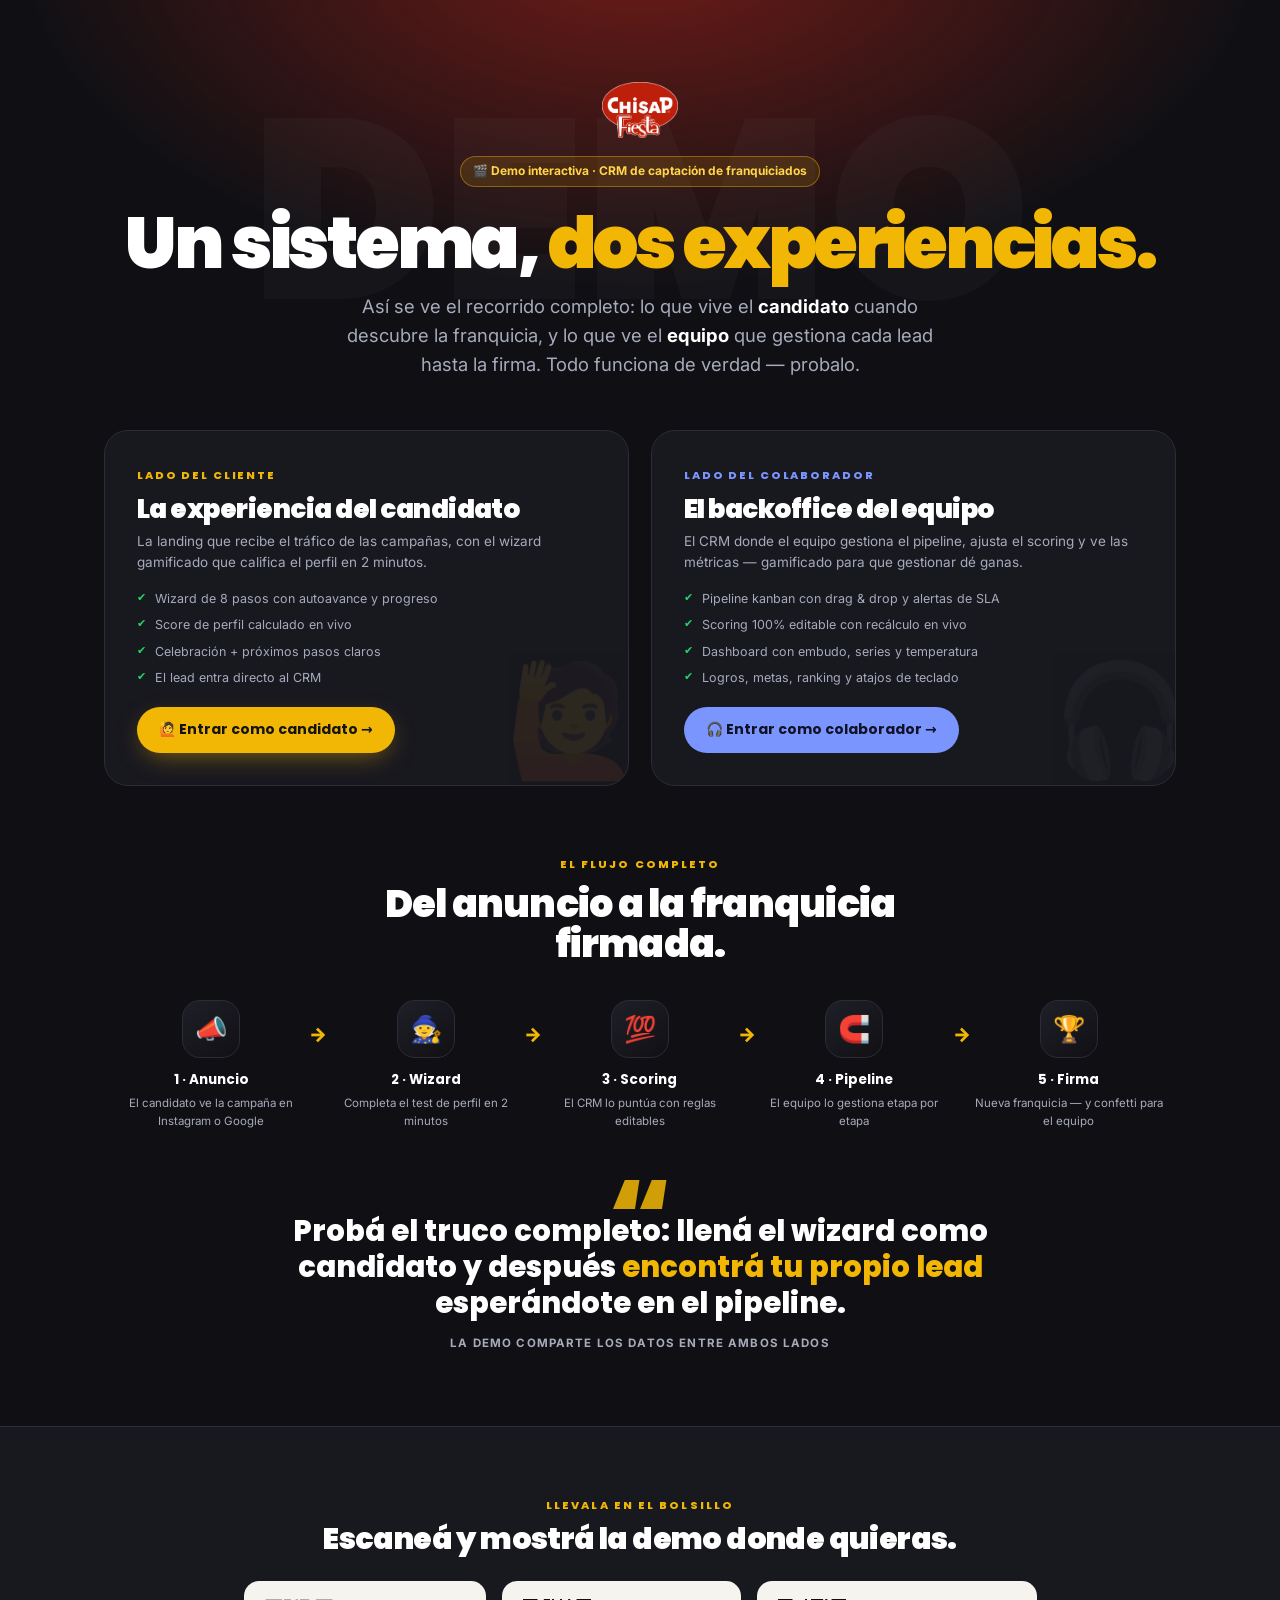
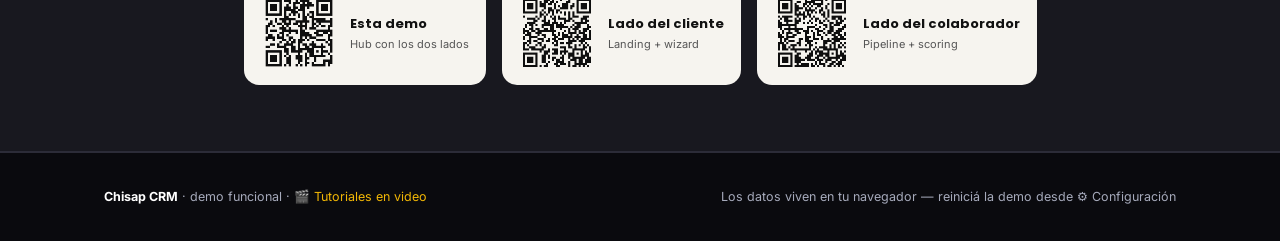
<file: index.html>
<!doctype html>
<html lang="es">
<head>
<meta charset="utf-8">
<meta name="viewport" content="width=device-width,initial-scale=1">
<title>Chisap CRM · Demo interactiva — Elegí tu lado</title>
<meta name="description" content="Demo del CRM de captación de franquiciados de Chisap Fiesta: landing con wizard gamificado + backoffice con pipeline, scoring editable y métricas.">
<link rel="icon" href="assets/logo.png">
<link rel="stylesheet" href="assets/brand.css">
<style>
.w{max-width:1120px;margin:0 auto;padding:0 24px}
.hero{position:relative;overflow:hidden;padding:82px 0 60px;text-align:center;
  background:radial-gradient(1000px 560px at 50% -14%,rgba(209,40,27,.5),transparent 62%),var(--fondo)}
.hero .wm{position:absolute;font-family:var(--disp);font-weight:900;color:rgba(255,255,255,.028);
  font-size:clamp(110px,20vw,290px);top:48%;left:50%;transform:translate(-50%,-50%);white-space:nowrap;pointer-events:none}
.hero h1{font-size:clamp(36px,6.6vw,72px);font-weight:900;margin:18px 0 12px;letter-spacing:-.045em;position:relative;z-index:2}
.hero h1 em{font-style:normal;color:var(--oro)}
.hero p{position:relative;z-index:2;color:var(--tinta3);font-size:clamp(15px,2vw,18.5px);max-width:620px;margin:0 auto}
.lados{display:grid;grid-template-columns:1fr 1fr;gap:22px;margin-top:-8px;position:relative;z-index:5}
@media(max-width:820px){.lados{grid-template-columns:1fr}}
.lado{background:var(--sup);border:1px solid var(--linea);border-radius:24px;padding:32px;text-align:left;
  position:relative;overflow:hidden;transition:var(--t);display:block}
.lado:hover{transform:translateY(-5px);border-color:rgba(242,183,5,.5);box-shadow:var(--sombra)}
.lado .rol{font-family:var(--disp);font-weight:800;font-size:11px;letter-spacing:.17em;text-transform:uppercase}
.lado h2{font-size:26px;font-weight:900;margin:10px 0 8px}
.lado p{font-size:13.5px;color:var(--tinta3);margin-bottom:16px}
.lado .em-big{position:absolute;right:-14px;bottom:-18px;font-size:110px;opacity:.09;pointer-events:none}
.lado ul{list-style:none;display:grid;gap:7px;margin-bottom:20px}
.lado li{display:flex;gap:9px;font-size:12.5px;color:var(--tinta3)}
.lado li:before{content:'✔';color:var(--verde);font-size:11px}
.sec{padding:66px 0}
.flujo{display:grid;grid-template-columns:repeat(5,1fr);gap:0;position:relative;margin-top:10px}
@media(max-width:860px){.flujo{grid-template-columns:1fr;gap:14px}}
.fl-paso{text-align:center;padding:0 10px;position:relative}
.fl-paso .ico{width:58px;height:58px;border-radius:18px;margin:0 auto 12px;display:grid;place-items:center;
  font-size:26px;background:linear-gradient(140deg,var(--sup2),var(--fondo));border:1px solid var(--linea)}
.fl-paso b{font-family:var(--disp);font-size:13.5px;display:block;margin-bottom:4px}
.fl-paso p{font-size:11.5px;color:var(--tinta3)}
.fl-paso:not(:last-child):after{content:'→';position:absolute;right:-9px;top:20px;color:var(--oro);
  font-size:19px;font-weight:900}
@media(max-width:860px){.fl-paso:not(:last-child):after{content:'↓';right:auto;left:50%;top:auto;bottom:-15px}}
.cita{position:relative;padding:38px 24px 8px;text-align:center;max-width:760px;margin:0 auto}
.cita:before{content:'\201C';position:absolute;top:-10px;left:50%;transform:translateX(-50%);
  font-family:var(--disp);font-weight:900;font-size:100px;color:var(--oro);line-height:1;opacity:.85}
.cita p{font-family:var(--disp);font-weight:800;font-size:clamp(19px,3vw,29px);line-height:1.25}
.cita small{display:block;margin-top:13px;color:var(--tinta3);font-size:11.5px;letter-spacing:.1em;text-transform:uppercase;font-weight:700}
.qr-strip{display:flex;gap:16px;justify-content:center;flex-wrap:wrap}
.qr-card{display:flex;gap:13px;align-items:center;background:#F6F4EF;color:#111;border-radius:15px;padding:14px 17px}
.qr-card img{width:76px;height:76px;border-radius:8px}
.qr-card b{font-family:var(--disp);font-size:13px;display:block}
.qr-card p{font-size:11px;color:#555;margin-top:2px}
.pie{background:#0A0A0E;border-top:1px solid var(--linea);padding:34px 0;color:var(--tinta3);font-size:12.5px}
</style>
</head>
<body>

<header class="hero">
  <div class="wm">DEMO</div>
  <div class="w">
    <img src="assets/logo.png" alt="Chisap Fiesta" style="height:56px;margin:0 auto 18px;position:relative;z-index:2">
    <span class="pill oro" style="position:relative;z-index:2">🎬 Demo interactiva · CRM de captación de franquiciados</span>
    <h1>Un sistema, <em>dos experiencias.</em></h1>
    <p>Así se ve el recorrido completo: lo que vive el <b style="color:var(--tinta)">candidato</b> cuando descubre la franquicia, y lo que ve el <b style="color:var(--tinta)">equipo</b> que gestiona cada lead hasta la firma. Todo funciona de verdad — probalo.</p>
  </div>
</header>

<section class="w">
  <div class="lados">
    <a class="lado" href="landing.html">
      <span class="em-big">🙋</span>
      <span class="rol" style="color:var(--oro)">Lado del cliente</span>
      <h2>La experiencia del candidato</h2>
      <p>La landing que recibe el tráfico de las campañas, con el wizard gamificado que califica el perfil en 2 minutos.</p>
      <ul>
        <li>Wizard de 8 pasos con autoavance y progreso</li>
        <li>Score de perfil calculado en vivo</li>
        <li>Celebración + próximos pasos claros</li>
        <li>El lead entra directo al CRM</li>
      </ul>
      <span class="btn btn-oro">🙋 Entrar como candidato →</span>
    </a>
    <a class="lado" href="app.html">
      <span class="em-big">🎧</span>
      <span class="rol" style="color:var(--azul)">Lado del colaborador</span>
      <h2>El backoffice del equipo</h2>
      <p>El CRM donde el equipo gestiona el pipeline, ajusta el scoring y ve las métricas — gamificado para que gestionar dé ganas.</p>
      <ul>
        <li>Pipeline kanban con drag & drop y alertas de SLA</li>
        <li>Scoring 100% editable con recálculo en vivo</li>
        <li>Dashboard con embudo, series y temperatura</li>
        <li>Logros, metas, ranking y atajos de teclado</li>
      </ul>
      <span class="btn" style="background:var(--azul);color:#101228">🎧 Entrar como colaborador →</span>
    </a>
  </div>
</section>

<section class="sec">
  <div class="w">
    <div style="text-align:center;max-width:640px;margin:0 auto 36px">
      <span class="ojo">El flujo completo</span>
      <h2 style="font-size:clamp(24px,4vw,38px);font-weight:900;margin-top:10px">Del anuncio a la franquicia firmada.</h2>
    </div>
    <div class="flujo">
      <div class="fl-paso"><div class="ico">📣</div><b>1 · Anuncio</b><p>El candidato ve la campaña en Instagram o Google</p></div>
      <div class="fl-paso"><div class="ico">🧙</div><b>2 · Wizard</b><p>Completa el test de perfil en 2 minutos</p></div>
      <div class="fl-paso"><div class="ico">💯</div><b>3 · Scoring</b><p>El CRM lo puntúa con reglas editables</p></div>
      <div class="fl-paso"><div class="ico">🧲</div><b>4 · Pipeline</b><p>El equipo lo gestiona etapa por etapa</p></div>
      <div class="fl-paso"><div class="ico">🏆</div><b>5 · Firma</b><p>Nueva franquicia — y confetti para el equipo</p></div>
    </div>
    <div class="cita" style="margin-top:44px">
      <p>Probá el truco completo: llená el wizard como candidato y después <span style="color:var(--oro)">encontrá tu propio lead</span> esperándote en el pipeline.</p>
      <small>La demo comparte los datos entre ambos lados</small>
    </div>
  </div>
</section>

<section class="sec" style="background:var(--sup);border-top:1px solid var(--linea);border-bottom:1px solid var(--linea)">
  <div class="w">
    <div style="text-align:center;margin-bottom:26px">
      <span class="ojo">Llevala en el bolsillo</span>
      <h2 style="font-size:clamp(20px,3.2vw,30px);font-weight:900;margin-top:8px">Escaneá y mostrá la demo donde quieras.</h2>
    </div>
    <div class="qr-strip">
      <div class="qr-card"><img src="assets/qr-demo.png" alt="QR de la demo"><div><b>Esta demo</b><p>Hub con los dos lados</p></div></div>
      <div class="qr-card"><img src="assets/qr-landing.png" alt="QR de la landing"><div><b>Lado del cliente</b><p>Landing + wizard</p></div></div>
      <div class="qr-card"><img src="assets/qr-app.png" alt="QR del backoffice"><div><b>Lado del colaborador</b><p>Pipeline + scoring</p></div></div>
    </div>
  </div>
</section>

<footer class="pie">
  <div class="w" style="display:flex;justify-content:space-between;gap:14px;flex-wrap:wrap;align-items:center">
    <span><b style="color:#fff">Chisap CRM</b> · demo funcional · <a href="tutoriales.html" style="color:var(--oro)">🎬 Tutoriales en video</a></span>
    <span>Los datos viven en tu navegador — reiniciá la demo desde ⚙️ Configuración</span>
  </div>
</footer>

</body>
</html>
</file>
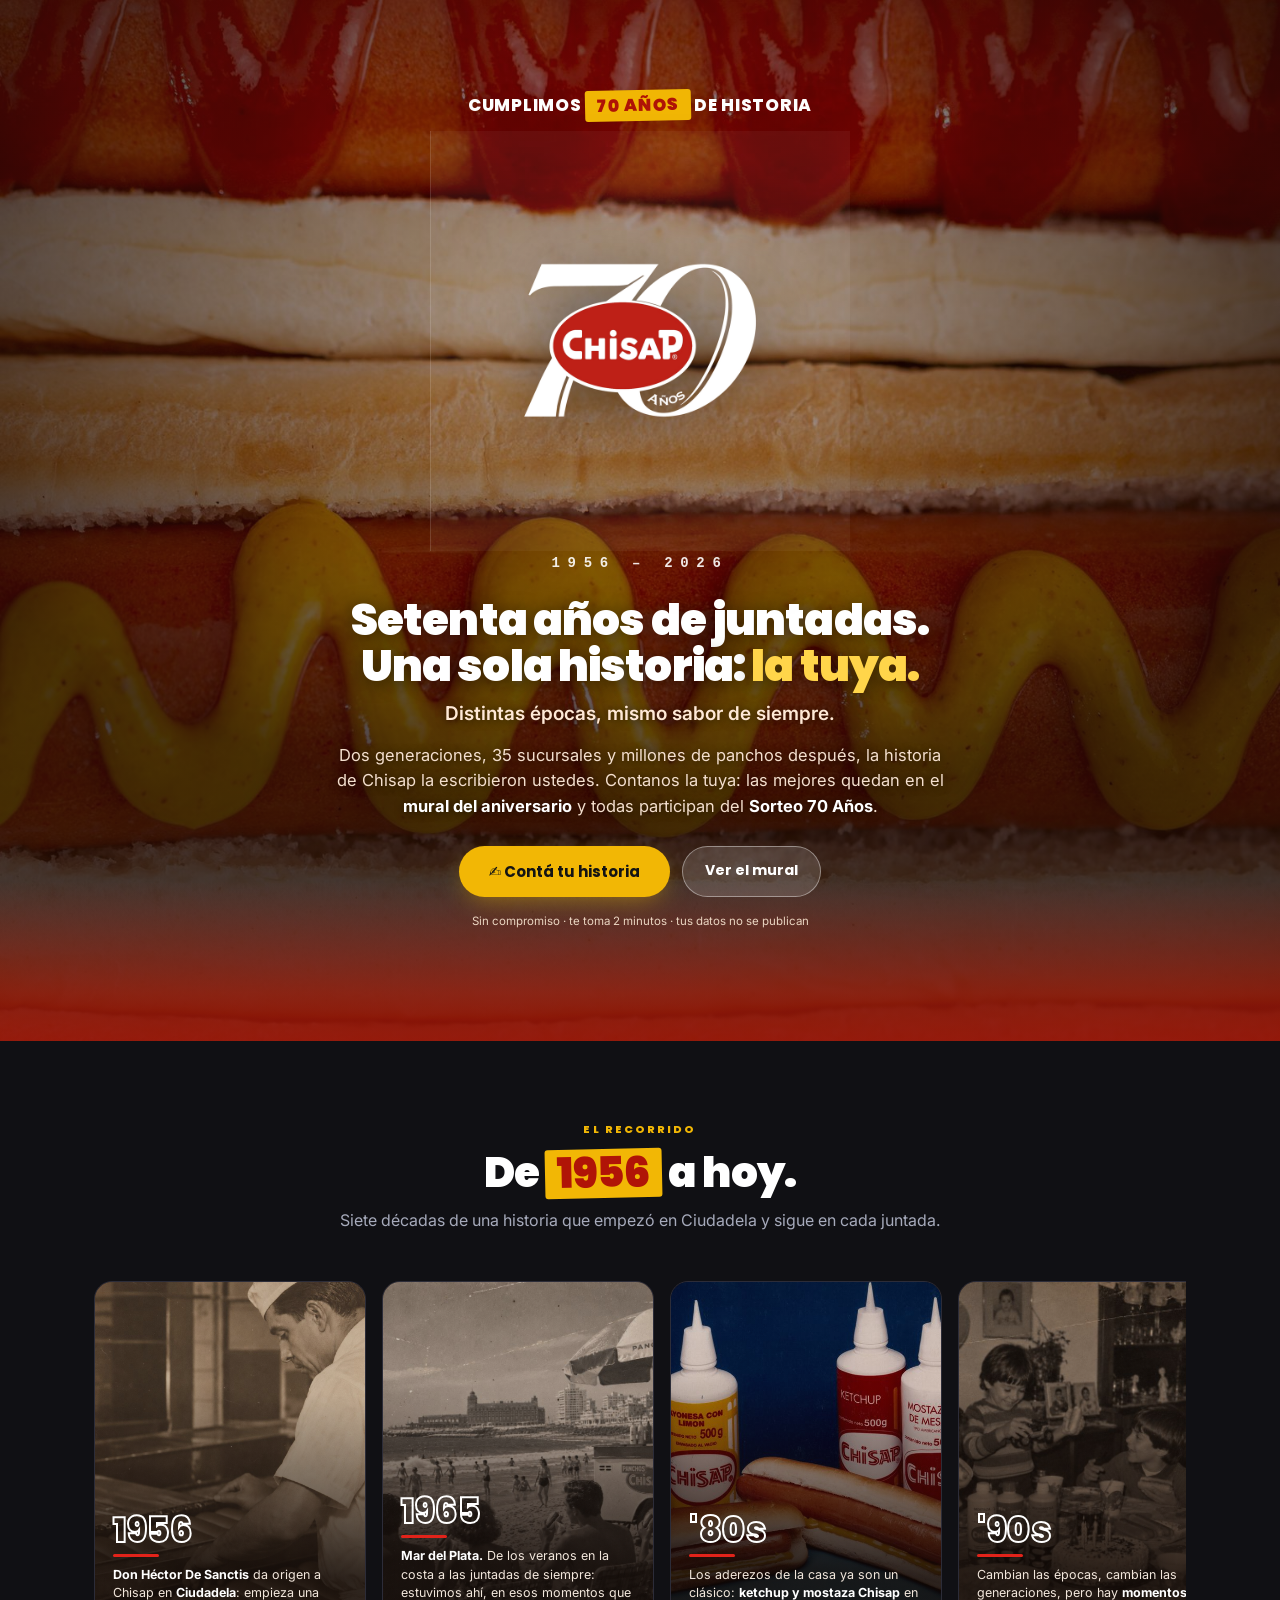
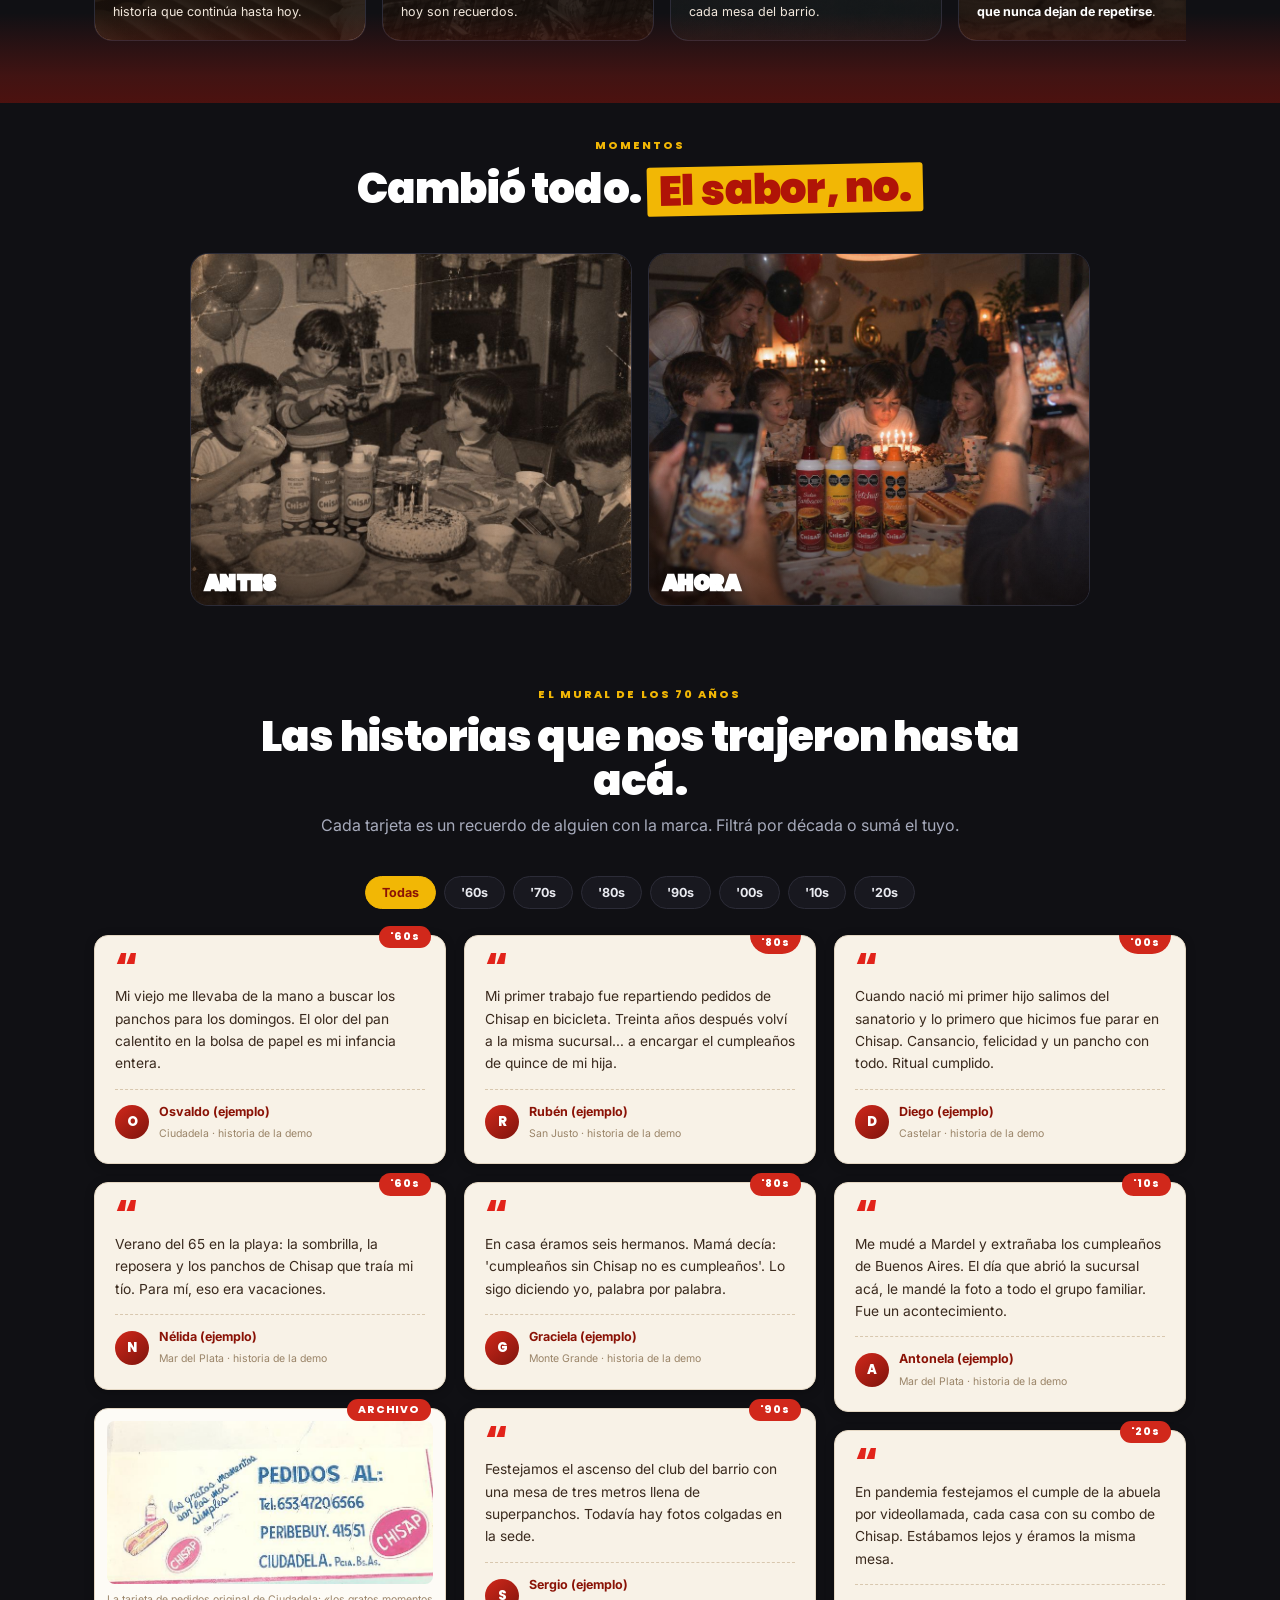
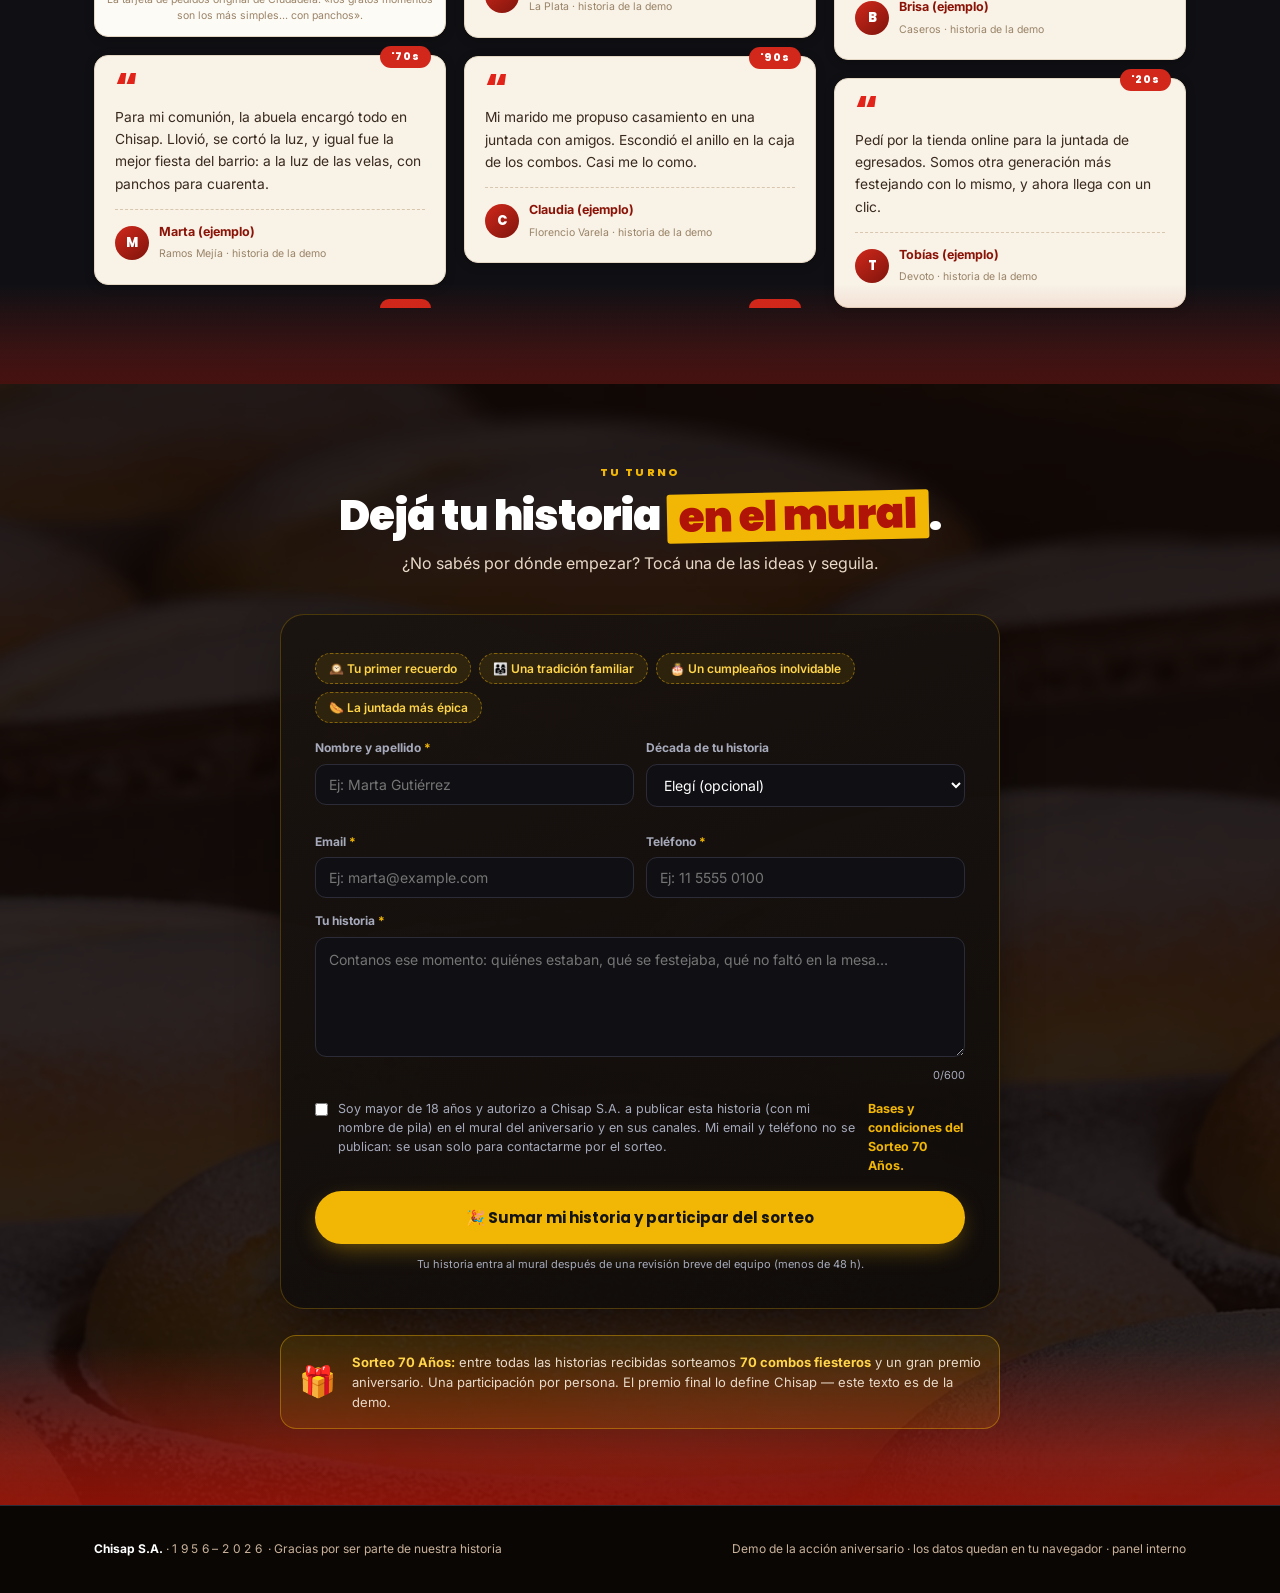
<file: 70/index.html>
<!doctype html>
<html lang="es">
<head>
<meta charset="utf-8">
<meta name="viewport" content="width=device-width,initial-scale=1">
<title>Chisap · 70 años — Contá tu historia</title>
<meta name="description" content="Chisap cumple 70 años (1956–2026). Distintas épocas, mismo sabor de siempre. Dejá tu historia con la marca, sumala al mural del aniversario y participá del Sorteo 70 Años.">
<link rel="icon" href="../assets/logo.png">
<link rel="stylesheet" href="../assets/brand.css">
<style>
/* ══════ 70 AÑOS · sistema visual de la campaña (gráficas RRSS 70s) ══════
   · fotos cálidas full-bleed con velo + DEGRADÉ ROJO al pie
   · años/palabras clave en tipografía CONTORNO con regla roja corta
   · RESALTADOR amarillo con texto rojo (marcador)
   · lockup 70 blanco con el óvalo del logo dentro del cero
   · 1956 – 2026 espaciado                                              */
.w{max-width:1140px;margin:0 auto;padding:0 24px}

/* resaltador de la campaña */
.marca{display:inline-block;background:var(--oro);color:#B01407;font-weight:900;
  padding:2px 12px 3px;transform:rotate(-1.2deg);border-radius:3px;white-space:nowrap}
/* tipografía contorno */
.outline{font-family:var(--disp);font-weight:900;color:transparent;
  -webkit-text-stroke:2.5px #fff;letter-spacing:.02em;line-height:1}
.outline.roja{-webkit-text-stroke-color:var(--rojo-vivo)}
.regla-roja{width:74px;height:4px;background:var(--rojo-vivo);border-radius:2px;margin:12px 0 16px}
.fechas{font-family:var(--mono,monospace);font-weight:600;font-size:14px;letter-spacing:.55em;color:#fff;opacity:.9}

/* degradé rojo de pie de sección (sello de la campaña) */
.fade-rojo{position:absolute;left:0;right:0;bottom:0;height:160px;pointer-events:none;
  background:linear-gradient(180deg,transparent,rgba(195,28,15,.55) 70%,rgba(176,20,7,.75))}

/* ── hero ── */
.hero{position:relative;overflow:hidden;padding:90px 0 110px;text-align:center;color:#fff;
  background:#1a0d08 url('img/hero-panchos.jpg') center 35%/cover no-repeat}
.hero:before{content:'';position:absolute;inset:0;background:radial-gradient(900px 600px at 50% 30%,rgba(20,8,4,.25),rgba(20,8,4,.78) 85%)}
.hero>.w{position:relative;z-index:2}
.logo70{width:clamp(250px,46vw,420px);margin:10px auto 2px;display:block;filter:drop-shadow(0 8px 34px rgba(0,0,0,.55))}
.hero h1{font-size:clamp(25px,4.4vw,44px);font-weight:900;margin:22px 0 10px;letter-spacing:-.02em;text-shadow:0 2px 18px rgba(0,0,0,.5)}
.hero .tag{font-size:clamp(15px,2.2vw,19px);font-weight:600;color:#FFE9D6;text-shadow:0 1px 10px rgba(0,0,0,.6)}
.hero .sub{color:#F4DFCE;font-size:clamp(14px,1.9vw,16.5px);max-width:620px;margin:14px auto 0;text-shadow:0 1px 8px rgba(0,0,0,.6)}
.hero .sub b{color:#fff}
.kicker{font-family:var(--disp);font-weight:800;font-size:clamp(13px,2vw,17px);letter-spacing:.04em;text-transform:uppercase}

/* ── secciones ── */
.sec{padding:76px 0;position:relative}
.sec-t{max-width:780px;margin:0 auto 38px;text-align:center}
.sec-t h2{font-size:clamp(26px,4.4vw,42px);font-weight:900;margin:10px 0}
.sec-t p{color:var(--tinta3);font-size:16px}

/* ── décadas: placas fotográficas de archivo ── */
.decadas{display:flex;gap:16px;overflow-x:auto;padding:10px 4px 22px;scrollbar-width:thin;scroll-snap-type:x proximity}
.dec{flex:0 0 272px;scroll-snap-align:start;position:relative;border-radius:18px;overflow:hidden;
  border:1px solid var(--linea);min-height:360px;display:flex;align-items:flex-end;transition:var(--t);background:#201510}
.dec:hover{transform:translateY(-4px)}
.dec .ph{position:absolute;inset:0;background-size:cover;background-position:center}
.dec:after{content:'';position:absolute;inset:0;background:linear-gradient(185deg,rgba(15,8,5,.18) 30%,rgba(15,8,5,.86) 78%)}
.dec .tx{position:relative;z-index:2;padding:18px}
.dec .anio{font-size:34px;display:block;-webkit-text-stroke-width:2px}
.dec .rr{width:46px;height:3px;background:var(--rojo-vivo);border-radius:2px;margin:7px 0 9px}
.dec p{font-size:12.5px;color:#F2E7DC;line-height:1.5}
.dec p b{color:#fff}

/* ── mural: papel de recuerdos ── */
.filtros-mural{display:flex;gap:8px;flex-wrap:wrap;justify-content:center;margin-bottom:26px}
.fbtn{background:var(--sup);border:1px solid var(--linea);color:var(--tinta2);font-family:inherit;font-weight:700;
  font-size:12.5px;padding:8px 16px;border-radius:99px;cursor:pointer;transition:var(--t)}
.fbtn:hover{border-color:rgba(242,183,5,.5)}
.fbtn.act{background:var(--oro);color:#8A1206;border-color:var(--oro)}
.mural{columns:3;column-gap:18px}
@media(max-width:960px){.mural{columns:2}}
@media(max-width:620px){.mural{columns:1}}
.historia{break-inside:avoid;background:#F8F2E7;color:#241812;border:1px solid #E4D7C3;border-radius:14px;
  padding:20px;margin:0 0 18px;position:relative;transition:var(--t);box-shadow:0 2px 10px rgba(0,0,0,.25)}
.historia:hover{transform:translateY(-3px) rotate(.3deg)}
.historia .dec-tag{position:absolute;top:-10px;right:14px;background:var(--rojo);color:#fff;font-family:var(--disp);
  font-weight:800;font-size:10.5px;letter-spacing:.08em;padding:3px 11px;border-radius:99px}
.historia .comillas{font-family:var(--disp);font-weight:900;font-size:36px;color:var(--rojo-vivo);line-height:.6;display:block;margin-bottom:8px}
.historia p{font-size:13.8px;color:#3A2A1E;line-height:1.62}
.historia .quien{display:flex;gap:10px;align-items:center;margin-top:14px;padding-top:12px;border-top:1px dashed #D8C7AE}
.historia .ava{width:34px;height:34px;border-radius:50%;background:linear-gradient(140deg,var(--rojo),var(--rojo-osc));
  display:grid;place-items:center;font-family:var(--disp);font-weight:800;font-size:13px;color:#fff;flex:0 0 auto}
.historia .quien b{font-size:12.5px;display:block;color:#8A1206}
.historia .quien small{font-size:10.5px;color:#9A8468}
.historia.revision{border:1.5px dashed var(--oro-osc);background:#FFF8E4}
.historia .rev-tag{position:absolute;top:-10px;left:14px;background:var(--oro);color:#8A1206;font-family:var(--disp);
  font-weight:800;font-size:10px;letter-spacing:.06em;padding:3px 10px;border-radius:99px}
.historia.archivo{padding:12px;background:#FDFBF6}
.historia.archivo img{width:100%;border-radius:8px;display:block}
.historia.archivo small{display:block;text-align:center;color:#9A8468;font-size:10.5px;margin-top:8px}

/* ── momentos: antes / ahora ── */
.momentos{display:grid;grid-template-columns:1fr 1fr;gap:16px;max-width:900px;margin:0 auto}
@media(max-width:680px){.momentos{grid-template-columns:1fr}}
.mom{position:relative;border-radius:18px;overflow:hidden;border:1px solid var(--linea);aspect-ratio:5/4}
.mom img{width:100%;height:100%;object-fit:cover;display:block}
.mom span{position:absolute;left:14px;bottom:12px;z-index:2}
.mom:after{content:'';position:absolute;inset:0;background:linear-gradient(190deg,transparent 55%,rgba(15,8,5,.7))}
.mom span{font-family:var(--disp);font-weight:900;font-size:22px;color:#fff;text-shadow:0 2px 10px rgba(0,0,0,.6)}

/* ── form ── */
.sec-form{position:relative;background:#140B07 url('img/panes-hoy.jpg') center/cover no-repeat}
.sec-form:before{content:'';position:absolute;inset:0;background:rgba(18,9,5,.88)}
.sec-form>.w{position:relative;z-index:2}
.panel{background:linear-gradient(160deg,rgba(26,20,16,.96),rgba(16,12,10,.97));border:1px solid rgba(242,183,5,.25);border-radius:24px;
  padding:34px;max-width:720px;margin:0 auto;box-shadow:var(--sombra)}
.campo{margin-bottom:14px}
.campo label{display:block;font-size:12px;font-weight:700;color:var(--tinta3);margin-bottom:6px}
.campo label b{color:var(--oro)}
.campo input,.campo textarea,.campo select{width:100%}
textarea{min-height:120px;resize:vertical;font-family:inherit;line-height:1.55}
.contador{font-size:11px;color:var(--tinta3);text-align:right;margin-top:4px}
.fgrid{display:grid;grid-template-columns:1fr 1fr;gap:12px}
@media(max-width:560px){.fgrid{grid-template-columns:1fr}}
.prompts{display:flex;gap:8px;flex-wrap:wrap;margin:4px 0 16px}
.prompt{background:rgba(242,183,5,.1);border:1px dashed rgba(242,183,5,.45);color:var(--oro-claro);
  font-family:inherit;font-size:12px;font-weight:600;padding:7px 13px;border-radius:99px;cursor:pointer;transition:var(--t)}
.prompt:hover{background:rgba(242,183,5,.2)}
.consent{display:flex;gap:10px;align-items:flex-start;font-size:12.5px;color:var(--tinta3);margin:16px 0;cursor:pointer;line-height:1.5}
.consent input{width:auto;margin-top:3px;accent-color:var(--oro)}
.err-msg{color:var(--rojo-luz);font-size:12.5px;margin-top:10px;display:none}
.sorteo{display:flex;gap:16px;align-items:center;background:rgba(242,183,5,.1);border:1px solid rgba(242,183,5,.4);
  border-radius:16px;padding:16px 18px;margin:26px auto 0;max-width:720px;position:relative;z-index:2}
.sorteo .e{font-size:30px}
.sorteo b{color:var(--oro-claro)}
.sorteo p{font-size:13px;color:#E8D9C8}
.gracias{text-align:center;padding:10px 0}
.gracias .tick{font-size:52px}
.pie70{background:#0A0604;border-top:1px solid var(--linea);padding:34px 0;color:#C9B29B;font-size:12px;position:relative}
.err{border-color:var(--rojo-vivo)!important;animation:shake .35s}
@keyframes shake{0%,100%{transform:none}25%{transform:translateX(-5px)}75%{transform:translateX(5px)}}
.confetti{position:fixed;width:9px;height:9px;top:-12px;z-index:300;animation:caer 2.8s linear forwards;pointer-events:none}
@keyframes caer{to{transform:translateY(105vh) rotate(720deg);opacity:.2}}
</style>
</head>
<body>

<!-- ══════════ HERO · lockup de la campaña sobre macro de panchos ══════════ -->
<header class="hero">
  <div class="w">
    <div class="kicker">Cumplimos <span class="marca">70 años</span> de historia</div>
    <img class="logo70" src="img/logo-70.png" alt="Chisap · 70 años">
    <div class="fechas">1956&nbsp;–&nbsp;2026</div>
    <h1>Setenta años de juntadas.<br>Una sola historia: <em style="font-style:normal;color:var(--oro-claro)">la tuya.</em></h1>
    <p class="tag">Distintas épocas, mismo sabor de siempre.</p>
    <p class="sub">Dos generaciones, 35 sucursales y millones de panchos después, la historia de Chisap la escribieron ustedes. Contanos la tuya: las mejores quedan en el <b>mural del aniversario</b> y todas participan del <b>Sorteo 70 Años</b>.</p>
    <div style="display:flex;gap:12px;justify-content:center;flex-wrap:wrap;margin-top:26px">
      <a class="btn btn-oro" style="font-size:15px;padding:14px 30px" href="#contar">✍️ Contá tu historia</a>
      <a class="btn" style="background:rgba(255,255,255,.14);color:#fff;border:1px solid rgba(255,255,255,.4)" href="#mural">Ver el mural</a>
    </div>
    <p style="font-size:11.5px;margin-top:16px;color:#EBD6C2">Sin compromiso · te toma 2 minutos · tus datos no se publican</p>
  </div>
  <div class="fade-rojo"></div>
</header>

<!-- ══════════ DÉCADAS · placas de archivo con hechos reales ══════════ -->
<section class="sec" style="padding-bottom:40px">
  <div class="w">
    <div class="sec-t">
      <span class="ojo">El recorrido</span>
      <h2>De <span class="marca">1956</span> a hoy.</h2>
      <p>Siete décadas de una historia que empezó en Ciudadela y sigue en cada juntada.</p>
    </div>
    <div class="decadas">
      <div class="dec"><div class="ph" style="background-image:url('img/1956-fabrica.jpg')"></div><div class="tx">
        <span class="outline anio">1956</span><div class="rr"></div>
        <p><b>Don Héctor De Sanctis</b> da origen a Chisap en <b>Ciudadela</b>: empieza una historia que continúa hasta hoy.</p></div></div>
      <div class="dec"><div class="ph" style="background-image:url('img/1965-mardel.jpg')"></div><div class="tx">
        <span class="outline anio">1965</span><div class="rr"></div>
        <p><b>Mar del Plata.</b> De los veranos en la costa a las juntadas de siempre: estuvimos ahí, en esos momentos que hoy son recuerdos.</p></div></div>
      <div class="dec"><div class="ph" style="background-image:url('img/aderezos-retro.jpg')"></div><div class="tx">
        <span class="outline anio">'80s</span><div class="rr"></div>
        <p>Los aderezos de la casa ya son un clásico: <b>ketchup y mostaza Chisap</b> en cada mesa del barrio.</p></div></div>
      <div class="dec"><div class="ph" style="background-image:url('img/cumple-vintage.jpg')"></div><div class="tx">
        <span class="outline anio">'90s</span><div class="rr"></div>
        <p>Cambian las épocas, cambian las generaciones, pero hay <b>momentos que nunca dejan de repetirse</b>.</p></div></div>
      <div class="dec hoy"><div class="ph" style="background-image:url('img/fachada-hoy.jpg')"></div><div class="tx">
        <span class="outline anio">HOY</span><div class="rr"></div>
        <p><span class="marca" style="font-size:12px;padding:1px 8px 2px">3 fábricas en 1</span><br>La única fábrica en Sudamérica que hace el pancho completo: <b>viena, pan y aderezos</b>. Renovamos la imagen sin perder la esencia.</p></div></div>
    </div>
  </div>
  <div class="fade-rojo" style="height:90px;opacity:.5"></div>
</section>

<!-- ══════════ MOMENTOS · antes y ahora ══════════ -->
<section class="sec" style="padding-top:30px;padding-bottom:40px">
  <div class="w">
    <div class="sec-t">
      <span class="ojo">Momentos</span>
      <h2>Cambió todo. <span class="marca">El sabor, no.</span></h2>
    </div>
    <div class="momentos">
      <div class="mom"><img src="img/cumple-vintage.jpg" alt="Cumpleaños familiar de otra época, con torta y productos Chisap"><span class="outline" style="font-size:20px">ANTES</span></div>
      <div class="mom"><img src="img/cumple-hoy.jpg" alt="Cumpleaños de hoy con productos Chisap en la mesa"><span class="outline" style="font-size:20px">AHORA</span></div>
    </div>
  </div>
</section>

<!-- ══════════ MURAL ══════════ -->
<section class="sec" id="mural" style="padding-top:36px">
  <div class="w">
    <div class="sec-t">
      <span class="ojo">El mural de los 70 años</span>
      <h2>Las historias que nos trajeron hasta acá.</h2>
      <p>Cada tarjeta es un recuerdo de alguien con la marca. Filtrá por década o sumá el tuyo.</p>
    </div>
    <div class="filtros-mural" id="filtros"></div>
    <div class="mural" id="muralGrid"></div>
  </div>
  <div class="fade-rojo" style="height:100px;opacity:.45"></div>
</section>

<!-- ══════════ FORMULARIO ══════════ -->
<section class="sec sec-form" id="contar">
  <div class="w">
    <div class="sec-t" style="position:relative;z-index:2">
      <span class="ojo">Tu turno</span>
      <h2 style="color:#fff">Dejá tu historia <span class="marca">en el mural</span>.</h2>
      <p style="color:#E8D9C8">¿No sabés por dónde empezar? Tocá una de las ideas y seguila.</p>
    </div>

    <div class="panel" id="panelForm">
      <div class="prompts">
        <button type="button" class="prompt" data-t="Mi primer recuerdo con Chisap es ">🕰️ Tu primer recuerdo</button>
        <button type="button" class="prompt" data-t="En mi familia, Chisap siempre fue ">👨‍👩‍👧 Una tradición familiar</button>
        <button type="button" class="prompt" data-t="El cumpleaños que nunca me voy a olvidar fue ">🎂 Un cumpleaños inolvidable</button>
        <button type="button" class="prompt" data-t="La juntada más épica con Chisap fue ">🌭 La juntada más épica</button>
      </div>
      <div class="fgrid">
        <div class="campo"><label>Nombre y apellido <b>*</b></label><input id="f_nombre" autocomplete="name" placeholder="Ej: Marta Gutiérrez"></div>
        <div class="campo"><label>Década de tu historia</label>
          <select id="f_decada"><option value="">Elegí (opcional)</option><option>'60s</option><option>'70s</option><option>'80s</option><option>'90s</option><option>'00s</option><option>'10s</option><option>'20s</option></select></div>
        <div class="campo"><label>Email <b>*</b></label><input id="f_email" inputmode="email" autocomplete="email" placeholder="Ej: marta@example.com"></div>
        <div class="campo"><label>Teléfono <b>*</b></label><input id="f_tel" inputmode="tel" autocomplete="tel" placeholder="Ej: 11 5555 0100"></div>
      </div>
      <div class="campo"><label>Tu historia <b>*</b></label>
        <textarea id="f_historia" maxlength="600" placeholder="Contanos ese momento: quiénes estaban, qué se festejaba, qué no faltó en la mesa…"></textarea>
        <div class="contador"><span id="cont">0</span>/600</div>
      </div>
      <label class="consent"><input type="checkbox" id="f_consent">
        Soy mayor de 18 años y autorizo a Chisap S.A. a publicar esta historia (con mi nombre de pila) en el mural del aniversario y en sus canales. Mi email y teléfono no se publican: se usan solo para contactarme por el sorteo. <b style="color:var(--oro)">Bases y condiciones del Sorteo 70 Años.</b></label>
      <button class="btn btn-oro" style="width:100%;font-size:15px;padding:15px" id="btnEnviar">🎉 Sumar mi historia y participar del sorteo</button>
      <div class="err-msg" id="errMsg"></div>
      <p style="font-size:11px;color:var(--tinta3);margin-top:12px;text-align:center">Tu historia entra al mural después de una revisión breve del equipo (menos de 48 h).</p>
    </div>

    <div class="sorteo">
      <span class="e">🎁</span>
      <p><b>Sorteo 70 Años:</b> entre todas las historias recibidas sorteamos <b>70 combos fiesteros</b> y un gran premio aniversario. Una participación por persona. El premio final lo define Chisap — este texto es de la demo.</p>
    </div>
  </div>
  <div class="fade-rojo"></div>
</section>

<footer class="pie70">
  <div class="w" style="display:flex;justify-content:space-between;gap:14px;flex-wrap:wrap;align-items:center">
    <span><b style="color:#fff">Chisap S.A.</b> · <span style="letter-spacing:.3em">1956–2026</span> · Gracias por ser parte de nuestra historia</span>
    <span>Demo de la acción aniversario · los datos quedan en tu navegador · <a href="panel.html" style="color:#C9B29B">panel interno</a></span>
  </div>
</footer>

<script>
"use strict";
/* ══════ datos ══════
   Historias sembradas (FICTICIAS, para la demo: prueba social del mural).
   En producción: las entradas van a un endpoint/planilla, pasan por moderación
   antes de publicarse y el consentimiento queda registrado con fecha y texto. */
var SEMBRADAS = [
  { d: "'60s", n: "Osvaldo", de: "Ciudadela", t: "Mi viejo me llevaba de la mano a buscar los panchos para los domingos. El olor del pan calentito en la bolsa de papel es mi infancia entera." },
  { d: "'60s", n: "Nélida", de: "Mar del Plata", t: "Verano del 65 en la playa: la sombrilla, la reposera y los panchos de Chisap que traía mi tío. Para mí, eso era vacaciones." },
  { d: "'70s", n: "Marta", de: "Ramos Mejía", t: "Para mi comunión, la abuela encargó todo en Chisap. Llovió, se cortó la luz, y igual fue la mejor fiesta del barrio: a la luz de las velas, con panchos para cuarenta." },
  { d: "'80s", n: "Rubén", de: "San Justo", t: "Mi primer trabajo fue repartiendo pedidos de Chisap en bicicleta. Treinta años después volví a la misma sucursal… a encargar el cumpleaños de quince de mi hija." },
  { d: "'80s", n: "Graciela", de: "Monte Grande", t: "En casa éramos seis hermanos. Mamá decía: 'cumpleaños sin Chisap no es cumpleaños'. Lo sigo diciendo yo, palabra por palabra." },
  { d: "'90s", n: "Sergio", de: "La Plata", t: "Festejamos el ascenso del club del barrio con una mesa de tres metros llena de superpanchos. Todavía hay fotos colgadas en la sede." },
  { d: "'90s", n: "Claudia", de: "Florencio Varela", t: "Mi marido me propuso casamiento en una juntada con amigos. Escondió el anillo en la caja de los combos. Casi me lo como." },
  { d: "'00s", n: "Diego", de: "Castelar", t: "Cuando nació mi primer hijo salimos del sanatorio y lo primero que hicimos fue parar en Chisap. Cansancio, felicidad y un pancho con todo. Ritual cumplido." },
  { d: "'10s", n: "Antonela", de: "Mar del Plata", t: "Me mudé a Mardel y extrañaba los cumpleaños de Buenos Aires. El día que abrió la sucursal acá, le mandé la foto a todo el grupo familiar. Fue un acontecimiento." },
  { d: "'20s", n: "Brisa", de: "Caseros", t: "En pandemia festejamos el cumple de la abuela por videollamada, cada casa con su combo de Chisap. Estábamos lejos y éramos la misma mesa." },
  { d: "'20s", n: "Tobías", de: "Devoto", t: "Pedí por la tienda online para la juntada de egresados. Somos otra generación más festejando con lo mismo, y ahora llega con un clic." }
];
var LS = "chisap_70_historias";

/* ══════ mural ══════ */
var filtroAct = "todas";
function propias(){ try { return JSON.parse(localStorage.getItem(LS) || "[]"); } catch (e) { return []; } }
function esc(s){ return String(s == null ? "" : s).replace(/[&<>"']/g, function (c) { return { "&": "&amp;", "<": "&lt;", ">": "&gt;", '"': "&quot;", "'": "&#39;" }[c]; }); }
function card(h, propia){
  var ini = (h.n || "?").trim().charAt(0).toUpperCase();
  var pendiente = propia && h.estado !== "aprobada";
  return '<article class="historia' + (pendiente ? " revision" : "") + '">' +
    (pendiente ? '<span class="rev-tag">EN REVISIÓN · solo la ves vos</span>' : "") +
    (h.d ? '<span class="dec-tag">' + esc(h.d) + "</span>" : "") +
    '<span class="comillas">“</span><p>' + esc(h.t) + "</p>" +
    '<div class="quien"><div class="ava">' + esc(ini) + '</div><div><b>' + esc(h.n) + (propia ? "" : " (ejemplo)") + "</b>" +
    '<small>' + esc(h.de || "") + (propia ? (pendiente ? " · recién enviada" : " · publicada en el mural") : " · historia de la demo") + "</small></div></div></article>";
}
var CARD_ARCHIVO = '<article class="historia archivo"><span class="dec-tag">ARCHIVO</span>' +
  '<img src="img/tarjeta-1956.jpg" alt="Tarjeta original de pedidos de Chisap, Ciudadela, años 50">' +
  '<small>La tarjeta de pedidos original de Ciudadela: «los gratos momentos son los más simples… con panchos».</small></article>';
function pintarMural(){
  var todas = SEMBRADAS.map(function (h) { return { h: h, p: false }; })
    .concat(propias().filter(function (h) { return h.estado !== "rechazada"; })
      .map(function (h) { return { h: h, p: true }; }));
  var vis = todas.filter(function (x) { return filtroAct === "todas" || x.h.d === filtroAct; });
  var html = vis.map(function (x) { return card(x.h, x.p); });
  if (filtroAct === "todas" || filtroAct === "'60s") html.splice(Math.min(2, html.length), 0, CARD_ARCHIVO);
  document.getElementById("muralGrid").innerHTML = html.length
    ? html.join("")
    : '<p style="color:var(--tinta3);text-align:center;column-span:all">Todavía no hay historias de esa década — la tuya puede ser la primera.</p>';
}
function pintarFiltros(){
  var decs = ["todas", "'60s", "'70s", "'80s", "'90s", "'00s", "'10s", "'20s"];
  document.getElementById("filtros").innerHTML = decs.map(function (d) {
    return '<button class="fbtn' + (filtroAct === d ? " act" : "") + '" data-d="' + d + '">' + (d === "todas" ? "Todas" : d) + "</button>";
  }).join("");
}
document.getElementById("filtros").addEventListener("click", function (e) {
  var b = e.target.closest(".fbtn"); if (!b) return;
  filtroAct = b.dataset.d; pintarFiltros(); pintarMural();
});

/* ══════ form ══════ */
var ta = document.getElementById("f_historia");
ta.addEventListener("input", function () { document.getElementById("cont").textContent = ta.value.length; });
document.querySelectorAll(".prompt").forEach(function (p) {
  p.addEventListener("click", function () {
    if (!ta.value.trim()) { ta.value = p.dataset.t; document.getElementById("cont").textContent = ta.value.length; }
    ta.focus(); ta.setSelectionRange(ta.value.length, ta.value.length);
  });
});
function marcar(el){ el.classList.add("err"); setTimeout(function () { el.classList.remove("err"); }, 700); }
document.getElementById("btnEnviar").addEventListener("click", function () {
  var nombre = document.getElementById("f_nombre"), email = document.getElementById("f_email"),
      tel = document.getElementById("f_tel"), cons = document.getElementById("f_consent"),
      errBox = document.getElementById("errMsg");
  var err = "";
  if (!nombre.value.trim()) { marcar(nombre); err = "Falta tu nombre."; }
  else if (!email.value.trim() || email.value.indexOf("@") < 1) { marcar(email); err = "Revisá el email."; }
  else if (tel.value.replace(/\D/g, "").length < 8) { marcar(tel); err = "Revisá el teléfono."; }
  else if (ta.value.trim().length < 30) { marcar(ta); err = "Contanos un poco más: al menos un par de líneas (mínimo 30 caracteres)."; }
  else if (!cons.checked) { err = "Necesitamos tu autorización para publicar la historia y contactarte por el sorteo."; }
  if (err) { errBox.textContent = err; errBox.style.display = "block"; return; }
  errBox.style.display = "none";

  var nombreCompleto = nombre.value.trim();
  var h = { id: "h" + Date.now().toString(36) + Math.random().toString(36).slice(2, 6),
            n: nombreCompleto.split(" ")[0], nombre: nombreCompleto,
            email: email.value.trim(), tel: tel.value.trim(),
            de: "", d: document.getElementById("f_decada").value, t: ta.value.trim(),
            enviado: new Date().toISOString(), consentimiento: true, estado: "pendiente" };
  try { var arr = propias(); arr.unshift(h); localStorage.setItem(LS, JSON.stringify(arr)); } catch (e) {}
  /* producción: acá va el POST al endpoint (nombre, email, tel, historia, consentimiento con fecha) */

  document.getElementById("panelForm").innerHTML =
    '<div class="gracias"><div class="tick">🎉</div>' +
    '<h3 style="font-family:var(--disp);font-weight:900;font-size:24px;margin:10px 0;color:#fff">¡Gracias, ' + esc(h.n) + ', <span class="marca" style="font-size:19px">por ser parte de nuestra historia</span>!</h3>' +
    '<p style="color:#E8D9C8;font-size:14px;max-width:440px;margin:0 auto">Tu historia quedó <b style="color:var(--oro)">en revisión</b> (ya la podés ver marcada en el mural). Si el equipo la aprueba, se publica en menos de 48 h. Y ya estás participando del <b style="color:var(--oro)">Sorteo 70 Años</b> — te avisamos por email o WhatsApp.</p>' +
    '<a class="btn btn-ghost" style="margin-top:20px" href="#mural">Ver mi historia en el mural ↑</a></div>';
  filtroAct = "todas"; pintarFiltros(); pintarMural();
  if (!matchMedia("(prefers-reduced-motion: reduce)").matches) {
    var cols = ["#F2B705", "#E2231A", "#FFFFFF", "#FFD54A", "#C31C0F"];
    for (var i = 0; i < 70; i++) { var c = document.createElement("div"); c.className = "confetti";
      c.style.left = Math.random() * 100 + "vw"; c.style.background = cols[i % cols.length];
      c.style.animationDelay = Math.random() * .8 + "s"; document.body.appendChild(c);
      setTimeout(function (el) { return function () { el.remove(); }; }(c), 3600); }
  }
});

pintarFiltros(); pintarMural();
</script>
</body>
</html>
</file>
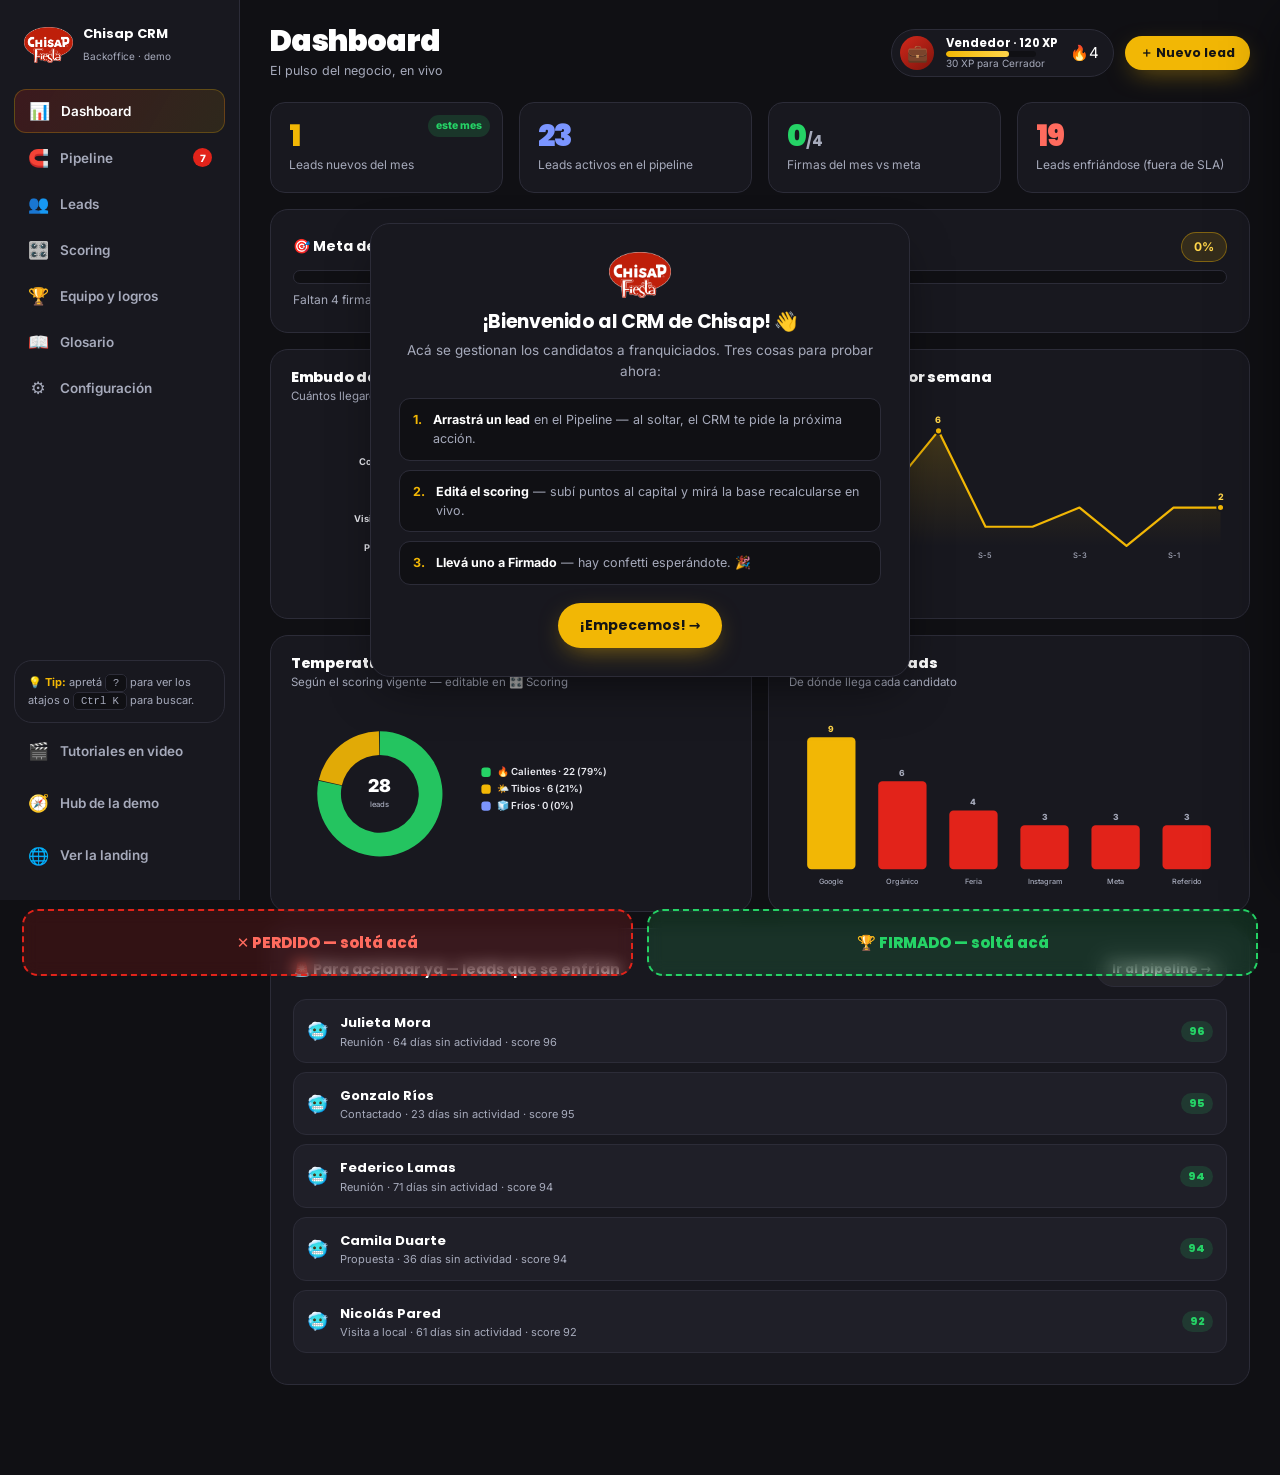
<file: app.html>
<!doctype html>
<html lang="es">
<head>
<meta charset="utf-8">
<meta name="viewport" content="width=device-width,initial-scale=1">
<title>Chisap CRM · Backoffice</title>
<link rel="icon" href="assets/logo.png">
<link rel="stylesheet" href="assets/brand.css">
<style>
/* ── extras del backoffice ── */
.hdr-gam{display:flex;align-items:center;gap:12px;background:var(--sup);border:1px solid var(--linea);
  border-radius:99px;padding:6px 14px 6px 8px}
.hdr-gam .nivel-e{width:34px;height:34px;border-radius:50%;background:linear-gradient(140deg,var(--rojo),var(--rojo-osc));
  display:grid;place-items:center;font-size:17px}
.hdr-gam .xp-bar{width:90px;height:6px;background:var(--fondo);border-radius:99px;overflow:hidden}
.hdr-gam .xp-bar i{display:block;height:100%;background:linear-gradient(90deg,var(--oro),var(--oro-claro));border-radius:99px;transition:width .6s}
.hdr-gam small{font-size:10px;color:var(--tinta3);display:block;line-height:1.2}
.hdr-gam b{font-family:var(--disp);font-size:11.5px;line-height:1.2;display:block}
.vista{display:none}
.vista.act{display:block;animation:vIn .35s cubic-bezier(.2,.75,.25,1)}
@keyframes vIn{from{opacity:0;transform:translateY(14px)}to{opacity:1;transform:none}}
/* actividad dot (patrón Pipedrive) */
.act-dot{width:10px;height:10px;border-radius:50%;flex:0 0 auto}
.act-verde{background:var(--verde)} .act-amarillo{background:var(--oro)} .act-rojo{background:var(--rojo-vivo)} .act-gris{background:#4A4A56}
/* drop zones al arrastrar */
#dropZones{position:fixed;left:0;right:0;bottom:-90px;z-index:70;display:flex;gap:14px;padding:14px 22px;transition:bottom .25s}
#dropZones.show{bottom:0}
.dz{flex:1;border-radius:16px;border:2px dashed;padding:20px;text-align:center;font-family:var(--disp);
  font-weight:800;font-size:15px;backdrop-filter:blur(8px);transition:all .2s}
.dz-perdido{border-color:var(--rojo-vivo);background:rgba(226,35,26,.16);color:var(--rojo-luz)}
.dz-firmado{border-color:var(--verde);background:rgba(37,211,102,.14);color:var(--verde)}
.dz.over{transform:scale(1.03);filter:brightness(1.3)}
/* command palette */
#cmdk{position:fixed;inset:0;z-index:150;display:none;align-items:flex-start;justify-content:center;
  padding-top:12vh;background:rgba(6,6,10,.6);backdrop-filter:blur(4px)}
#cmdk.open{display:flex}
.cmdk-box{width:min(560px,94vw);background:var(--sup);border:1px solid var(--linea);border-radius:18px;
  box-shadow:var(--sombra);overflow:hidden;animation:modalIn .25s cubic-bezier(.2,.75,.25,1)}
.cmdk-box input{width:100%;border:0;border-bottom:1px solid var(--linea);border-radius:0;padding:17px 20px;font-size:15.5px;background:transparent}
.cmdk-list{max-height:340px;overflow-y:auto;padding:8px}
.cmdk-item{display:flex;align-items:center;gap:11px;padding:11px 13px;border-radius:11px;cursor:pointer;font-size:13.5px}
.cmdk-item.sel,.cmdk-item:hover{background:rgba(242,183,5,.1)}
.cmdk-item .e{width:24px;text-align:center}
.cmdk-item kbd{margin-left:auto;font-size:10px;background:var(--fondo);border:1px solid var(--linea);
  border-radius:5px;padding:2px 7px;color:var(--tinta3);font-family:var(--texto)}
kbd.k{font-size:10.5px;background:var(--fondo);border:1px solid var(--linea);border-radius:5px;padding:2px 7px;color:var(--tinta3)}
/* scoring editor */
.regla{display:grid;grid-template-columns:1fr 92px;gap:10px;align-items:center;padding:9px 0;border-bottom:1px solid var(--linea)}
.regla:last-child{border:0}
.regla .txt{font-size:13px;color:var(--tinta2)}
.stepper{display:flex;align-items:center;gap:2px;background:var(--fondo);border:1px solid var(--linea);border-radius:10px;overflow:hidden}
.stepper button{background:none;border:0;color:var(--tinta3);width:26px;height:30px;font-size:15px;font-weight:800}
.stepper button:hover{background:rgba(255,255,255,.08);color:var(--oro)}
.stepper span{flex:1;text-align:center;font-family:var(--disp);font-weight:800;font-size:13px;min-width:30px}
.score-preview{position:sticky;top:20px}
.rango{display:flex;align-items:center;gap:10px}
.rango input[type=range]{flex:1;accent-color:var(--oro);padding:0;border:0;background:transparent}
/* timeline vertical del lead */
.tline{position:relative;padding-left:24px;display:grid;gap:13px}
.tline:before{content:'';position:absolute;left:7px;top:6px;bottom:6px;width:2px;background:var(--linea);border-radius:2px}
.tev{position:relative;font-size:12.5px;color:var(--tinta3)}
.tev:before{content:'';position:absolute;left:-22px;top:4px;width:11px;height:11px;border-radius:50%;
  background:var(--sup3);border:2px solid var(--linea)}
.tev.hito:before{background:var(--oro);border-color:var(--oro-osc)}
.tev b{color:var(--tinta);display:block;font-size:12.5px}
.tev small{font-size:10.5px;color:var(--tinta3)}
/* logros */
.logro{display:flex;gap:13px;align-items:center;background:var(--sup);border:1px solid var(--linea);
  border-radius:15px;padding:15px;transition:var(--t)}
.logro .e{width:46px;height:46px;border-radius:13px;display:grid;place-items:center;font-size:23px;
  background:linear-gradient(140deg,rgba(242,183,5,.25),rgba(242,183,5,.06));border:1px solid rgba(242,183,5,.35)}
.logro.off{opacity:.42;filter:grayscale(.8)}
.logro.off .e{background:var(--fondo);border-color:var(--linea)}
.logro b{font-family:var(--disp);font-size:13.5px;display:block}
.logro p{font-size:11.5px;color:var(--tinta3)}
.logro .xp{margin-left:auto;font-family:var(--disp);font-weight:800;font-size:12px;color:var(--oro);white-space:nowrap}
/* leaderboard */
.lb-row{display:flex;align-items:center;gap:12px;padding:11px 13px;border-radius:13px;background:var(--sup2);
  border:1px solid var(--linea);margin-bottom:9px}
.lb-row .pos{font-family:var(--disp);font-weight:900;font-size:17px;width:26px;color:var(--tinta3)}
.lb-row.top .pos{color:var(--oro)}
.lb-row .em{font-size:23px}
.lb-row .bar-mini{height:7px;background:var(--fondo);border-radius:99px;overflow:hidden;margin-top:5px}
.lb-row .bar-mini i{display:block;height:100%;border-radius:99px;background:linear-gradient(90deg,var(--rojo-vivo),var(--oro));transition:width .8s}
/* tour */
.tour-paso{position:fixed;z-index:160;background:var(--sup);border:1px solid var(--oro);border-radius:15px;
  padding:17px 19px;max-width:300px;box-shadow:var(--sombra);animation:modalIn .3s}
.tour-paso b{font-family:var(--disp);display:block;margin-bottom:5px;font-size:14px}
.tour-paso p{font-size:12.5px;color:var(--tinta3)}
.filtros{display:flex;gap:8px;flex-wrap:wrap;align-items:center}
.filtros select,.filtros input{padding:8px 11px;font-size:12.5px;border-radius:9px}
.tag-nuevo{position:absolute;top:-7px;left:12px;background:var(--verde);color:#06371b;font-size:9px;
  font-weight:900;padding:2px 8px;border-radius:99px;letter-spacing:.06em}
.burger-btn{display:none;position:fixed;bottom:18px;left:14px;z-index:60}
@media(max-width:960px){.burger-btn{display:inline-flex}}
@media print{.sidebar,#dropZones,#toasts,.burger-btn{display:none!important}.app{grid-template-columns:1fr}}
</style>
</head>
<body>
<div class="app">
  <!-- ══════ SIDEBAR ══════ -->
  <aside class="sidebar" id="sidebar">
    <div class="logo"><img src="assets/logo.png" alt="Chisap"><div><b style="font-family:var(--disp);font-size:13px;display:block">Chisap CRM</b><small style="font-size:10px;color:var(--tinta3)">Backoffice · demo</small></div></div>
    <button class="nav-item" data-v="dashboard"><span class="e">📊</span>Dashboard</button>
    <button class="nav-item" data-v="pipeline"><span class="e">🧲</span>Pipeline<span class="badge" id="badgeNuevos"></span></button>
    <button class="nav-item" data-v="leads"><span class="e">👥</span>Leads</button>
    <button class="nav-item" data-v="scoring"><span class="e">🎛️</span>Scoring</button>
    <button class="nav-item" data-v="equipo"><span class="e">🏆</span>Equipo y logros</button>
    <button class="nav-item" data-v="glosario"><span class="e">📖</span>Glosario</button>
    <button class="nav-item" data-v="config"><span class="e">⚙️</span>Configuración</button>
    <div style="flex:1"></div>
    <div class="card" style="padding:13px;font-size:11px;color:var(--tinta3)">
      💡 <b style="color:var(--oro)">Tip:</b> apretá <kbd class="k">?</kbd> para ver los atajos o <kbd class="k">Ctrl K</kbd> para buscar.
    </div>
    <a class="nav-item" href="tutoriales.html"><span class="e">🎬</span>Tutoriales en video</a>
    <a class="nav-item" href="index.html"><span class="e">🧭</span>Hub de la demo</a>
    <a class="nav-item" href="landing.html"><span class="e">🌐</span>Ver la landing</a>
  </aside>

  <!-- ══════ MAIN ══════ -->
  <main class="main">
    <div class="topbar">
      <div>
        <h1 id="vTitulo">Dashboard</h1>
        <div class="sub" id="vSub">El pulso del negocio, en vivo</div>
      </div>
      <div style="display:flex;gap:11px;align-items:center;flex-wrap:wrap">
        <div class="hdr-gam tooltip" data-tip="Tu progreso de colaborador" id="gamWidget"></div>
        <button class="btn btn-oro btn-sm" onclick="abrirNuevoLead()">＋ Nuevo lead</button>
      </div>
    </div>
    <div id="vistas">
      <section class="vista" id="v-dashboard"></section>
      <section class="vista" id="v-pipeline"></section>
      <section class="vista" id="v-leads"></section>
      <section class="vista" id="v-scoring"></section>
      <section class="vista" id="v-equipo"></section>
      <section class="vista" id="v-glosario"></section>
      <section class="vista" id="v-config"></section>
    </div>
  </main>
</div>

<!-- drop zones (aparecen al arrastrar) -->
<div id="dropZones">
  <div class="dz dz-perdido" data-dz="perdido">✕ PERDIDO — soltá acá</div>
  <div class="dz dz-firmado" data-dz="firmado">🏆 FIRMADO — soltá acá</div>
</div>

<!-- drawer detalle de lead -->
<div class="overlay" id="ovl" onclick="cerrarDrawer()"></div>
<aside class="drawer" id="drawer" role="dialog" aria-label="Detalle del lead"></aside>

<!-- command palette -->
<div id="cmdk"><div class="cmdk-box">
  <input id="cmdkInput" placeholder="Buscá un lead o una acción…  (Esc para cerrar)" autocomplete="off">
  <div class="cmdk-list" id="cmdkList"></div>
</div></div>

<!-- modal genérico -->
<div class="modal" id="modal"><div class="modal-box" id="modalBox"></div></div>

<div id="toasts"></div>

<script src="assets/store.js"></script>
<script src="assets/charts.js"></script>
<script>
'use strict';
/* ═══════════════ helpers ═══════════════ */
function $(s, c){ return (c || document).querySelector(s); }
function $$(s, c){ return Array.prototype.slice.call((c || document).querySelectorAll(s)); }
function esc(s){ return String(s == null ? '' : s).replace(/[&<>"']/g, function(c){ return {'&':'&amp;','<':'&lt;','>':'&gt;','"':'&quot;',"'":'&#39;'}[c]; }); }
function fechaCorta(t){ var d = new Date(t); return d.getDate() + ' ' + ['ene','feb','mar','abr','may','jun','jul','ago','sep','oct','nov','dic'][d.getMonth()]; }
function hace(t){
  var d = Math.max(0, Math.floor((Date.now() - t) / 86400000));
  return d === 0 ? 'hoy' : d === 1 ? 'ayer' : 'hace ' + d + ' días';
}
var reduceMotion = matchMedia('(prefers-reduced-motion: reduce)').matches;

function toast(titulo, msg, accionTxt, accionFn){
  var t = document.createElement('div'); t.className = 'toast';
  t.innerHTML = '<span style="font-size:19px">✅</span><div style="flex:1"><b>' + esc(titulo) + '</b>' +
    (msg ? '<p>' + esc(msg) + '</p>' : '') + '</div>' +
    (accionTxt ? '<button class="btn btn-ghost btn-sm" style="padding:5px 12px;font-size:11.5px">' + esc(accionTxt) + '</button>' : '');
  if (accionTxt) $('button', t).onclick = function(){ accionFn(); quitar(); };
  $('#toasts').appendChild(t);
  function quitar(){ t.classList.add('exit'); setTimeout(function(){ t.remove(); }, 300); }
  setTimeout(quitar, 5200);
}
function confeti(n){
  if (reduceMotion) return;
  var colores = ['#F2B705','#E2231A','#25D366','#7B95FF','#FFD54A'];
  for (var i = 0; i < n; i++){
    var c = document.createElement('div'); c.className = 'confetti';
    c.style.left = Math.random() * 100 + 'vw'; c.style.top = '-12px';
    c.style.background = colores[i % colores.length];
    c.style.animationDelay = (Math.random() * .6) + 's';
    document.body.appendChild(c);
    setTimeout(function(el){ return function(){ el.remove(); }; }(c), 3300);
  }
}
function equipo(id){ return CRM.EQUIPO.find(function(e){ return e.id === id; }) || { nombre: '—', emoji: '❔' }; }
/* punto de actividad estilo Pipedrive */
function actividadDot(l){
  if (l.etapa === 'firmado' || l.etapa === 'perdido') return '';
  var d = CRM.diasSinActividad(l), sla = CRM.state().config.slaDias;
  var cls = d === 0 ? 'act-verde' : d <= Math.ceil(sla / 2) ? 'act-amarillo' : d <= sla ? 'act-gris' : 'act-rojo';
  var tip = d === 0 ? 'Con actividad hoy' : d + ' día' + (d > 1 ? 's' : '') + ' sin actividad';
  return '<span class="act-dot ' + cls + ' tooltip" data-tip="' + tip + '"></span>';
}

/* ═══════════════ navegación ═══════════════ */
var VISTAS = {
  dashboard: { t: 'Dashboard', s: 'El pulso del negocio, en vivo', fn: rDashboard },
  pipeline:  { t: 'Pipeline', s: 'Arrastrá los leads entre etapas — o soltalos abajo para cerrar', fn: rPipeline },
  leads:     { t: 'Leads', s: 'Todos los candidatos, con filtros y export', fn: rLeads },
  scoring:   { t: 'Scoring editable', s: 'Ajustá los puntos y mirá el recálculo en vivo', fn: rScoring },
  equipo:    { t: 'Equipo y logros', s: 'Metas, ranking y tu progreso de colaborador', fn: rEquipo },
  glosario:  { t: 'Glosario visual', s: 'Los términos del CRM sin traductor', fn: rGlosario },
  config:    { t: 'Configuración', s: 'Etapas, SLA, metas y reset de la demo', fn: rConfig }
};
var vistaActual = 'dashboard';
function ir(v){
  vistaActual = v;
  location.hash = '/' + v;
  $$('.nav-item[data-v]').forEach(function(n){ n.classList.toggle('act', n.dataset.v === v); });
  $$('.vista').forEach(function(x){ x.classList.remove('act'); });
  var el = $('#v-' + v); el.classList.add('act');
  $('#vTitulo').textContent = VISTAS[v].t;
  $('#vSub').textContent = VISTAS[v].s;
  VISTAS[v].fn(el);
  CRM.marcarSeccion(v);
  renderGam();
  chequearLogro();
  $('#sidebar').classList.remove('open');
}
$$('.nav-item[data-v]').forEach(function(n){ n.onclick = function(){ ir(n.dataset.v); }; });

/* ═══════════════ gamificación (header) ═══════════════ */
function renderGam(){
  var nv = CRM.nivel(), st = CRM.state();
  $('#gamWidget').innerHTML =
    '<div class="nivel-e">' + nv.actual.emoji + '</div>' +
    '<div><b>' + nv.actual.nombre + ' · ' + st.gam.xp + ' XP</b>' +
    '<div class="xp-bar"><i style="width:' + nv.progreso + '%"></i></div>' +
    '<small>' + (nv.siguiente ? (nv.siguiente.min - st.gam.xp) + ' XP para ' + nv.siguiente.nombre : 'Nivel máximo') + '</small></div>' +
    '<span style="font-size:15px" class="tooltip" data-tip="Racha de actividad">🔥' + st.gam.racha + '</span>';
  var nuevos = CRM.leads({ etapa: 'nuevo' }).length;
  $('#badgeNuevos').textContent = nuevos || '';
  $('#badgeNuevos').style.display = nuevos ? 'grid' : 'none';
}
var logroMostrado = {};
function chequearLogro(){
  var ul = CRM.state().gam.ultimoLogro;
  if (ul && !logroMostrado[ul]){
    logroMostrado[ul] = 1;
    var lg = CRM.LOGROS.find(function(x){ return x.id === ul; });
    if (lg) toast(lg.emoji + ' ¡Logro desbloqueado: ' + lg.nombre + '!', lg.desc + ' · +' + lg.xp + ' XP');
    CRM.state().gam.ultimoLogro = null; CRM.save();
  }
}

/* ═══════════════ VISTA · DASHBOARD ═══════════════ */
function rDashboard(el){
  var m = CRM.metricas(), st = CRM.state();
  var meta = st.config.metaMensualFirmas, pctMeta = Math.min(100, Math.round(100 * m.firmadosMes / meta));
  var activos = m.total - m.porEtapa.firmado - m.porEtapa.perdido;
  el.innerHTML =
  '<div class="g c4">' +
    '<div class="kpi oro"><span class="d up">este mes</span><div class="n">' + m.nuevosMes + '</div><div class="l">Leads nuevos del mes</div></div>' +
    '<div class="kpi azul"><div class="n">' + activos + '</div><div class="l">Leads activos en el pipeline</div></div>' +
    '<div class="kpi verde"><div class="n">' + m.firmadosMes + '<small>/' + meta + '</small></div><div class="l">Firmas del mes vs meta</div></div>' +
    '<div class="kpi ' + (m.fueraSLA ? 'rojo' : '') + '"><div class="n">' + m.fueraSLA + '</div><div class="l">Leads enfriándose (fuera de SLA)</div></div>' +
  '</div>' +
  '<div class="card" style="margin-top:16px">' +
    '<div style="display:flex;justify-content:space-between;align-items:center;flex-wrap:wrap;gap:8px;margin-bottom:8px">' +
    '<b style="font-family:var(--disp);font-size:14px">🎯 Meta del mes: ' + meta + ' franquicias firmadas</b>' +
    '<span class="pill ' + (pctMeta >= 100 ? 'verde' : 'oro') + '">' + pctMeta + '%</span></div>' +
    '<div class="bar" style="margin:0"><div class="tk" style="height:14px"><div class="fl ' + (pctMeta >= 100 ? 'verde' : 'oro') + '" style="width:' + pctMeta + '%"></div></div></div>' +
    (pctMeta >= 100 ? '<p style="font-size:12px;color:var(--verde);margin-top:7px">🏆 ¡Meta cumplida! Todo lo que venga ahora es récord.</p>'
      : '<p style="font-size:12px;color:var(--tinta3);margin-top:7px">Faltan ' + (meta - m.firmadosMes) + ' firma' + (meta - m.firmadosMes !== 1 ? 's' : '') + ' — hay ' + m.porEtapa.propuesta + ' en Propuesta y ' + m.porEtapa.visita + ' en Visita.</p>') +
  '</div>' +
  '<div class="g c2" style="margin-top:16px">' +
    '<div class="ch"><h4>Embudo del pipeline</h4><div class="s">Cuántos llegaron al menos a cada etapa (% sobre el total)</div><div id="chFunnel"></div></div>' +
    '<div class="ch"><h4>Leads nuevos por semana</h4><div class="s">Últimas 10 semanas</div><div id="chSerie"></div>' +
    '<div class="leg"><span><i style="background:var(--oro)"></i>Leads captados</span></div></div>' +
  '</div>' +
  '<div class="g c2" style="margin-top:16px">' +
    '<div class="ch"><h4>Temperatura de la base</h4><div class="s">Según el scoring vigente — editable en 🎛️ Scoring</div><div id="chSeg"></div></div>' +
    '<div class="ch"><h4>Origen de los leads</h4><div class="s">De dónde llega cada candidato</div><div id="chOrigen"></div></div>' +
  '</div>' +
  '<div class="card" style="margin-top:16px">' +
    '<div style="display:flex;justify-content:space-between;align-items:center;margin-bottom:12px;flex-wrap:wrap;gap:8px">' +
    '<b style="font-family:var(--disp);font-size:14px">🚨 Para accionar ya — leads que se enfrían</b>' +
    '<button class="btn btn-ghost btn-sm" onclick="ir(\'pipeline\')">Ir al pipeline →</button></div>' +
    '<div id="listaFrios"></div>' +
  '</div>';
  Charts.funnel($('#chFunnel'), m.funnel);
  Charts.linea($('#chSerie'), m.serieSemanal, { labels: m.serieSemanal.map(function(_, i){ return i % 2 ? '' : 'S-' + (9 - i); }) });
  Charts.donut($('#chSeg'), [
    { label: '🔥 Calientes', valor: m.porSegmento.caliente, color: '#25D366' },
    { label: '🌤️ Tibios', valor: m.porSegmento.tibio, color: '#F2B705' },
    { label: '🧊 Fríos', valor: m.porSegmento.frio, color: '#7B95FF' }
  ], { centro: m.total, centroSub: 'leads' });
  var org = Object.keys(m.porOrigen).map(function(k){ return { label: k.replace(' Ads',''), valor: m.porOrigen[k] }; })
    .sort(function(a, b){ return b.valor - a.valor; });
  org.forEach(function(o, i){ o.destacar = i === 0; });
  Charts.barras($('#chOrigen'), org, { fsx: 8.6 });
  var frios = CRM.leads().filter(function(l){ return l.etapa !== 'firmado' && l.etapa !== 'perdido' && !CRM.enSLA(l); })
    .sort(function(a, b){ return b.score - a.score; }).slice(0, 5);
  $('#listaFrios').innerHTML = frios.length ? frios.map(function(l){
    return '<div class="lb-row" style="cursor:pointer" onclick="abrirLead(\'' + l.id + '\')">' +
      '<span style="font-size:17px">🥶</span><div style="flex:1"><b style="font-family:var(--disp);font-size:13px">' + esc(l.nombre) + '</b>' +
      '<p style="font-size:11px;color:var(--tinta3)">' + CRM.etiquetaEtapa(l.etapa) + ' · ' + CRM.diasSinActividad(l) + ' días sin actividad · score ' + l.score + '</p></div>' +
      '<span class="score-chip sc-' + l.segmento.id + '">' + l.score + '</span></div>';
  }).join('') : '<div class="empty-col" style="border:0">🧊✨ Nada se enfría: todos los leads activos están dentro del SLA. ¡Así se labura!</div>';
}

/* ═══════════════ VISTA · PIPELINE (kanban) ═══════════════ */
var dragId = null;
function rPipeline(el){
  var filtro = el.dataset.filtro || '';
  var leads = CRM.leads().filter(function(l){ return l.etapa !== 'perdido'; });
  if (filtro) leads = leads.filter(function(l){ return l.segmento.id === filtro; });
  var html = '<div class="filtros" style="margin-bottom:15px">' +
    '<span class="micro">Filtrar:</span>' +
    ['', 'caliente', 'tibio', 'frio'].map(function(f){
      var lbl = f === '' ? 'Todos' : f === 'caliente' ? '🔥 Calientes' : f === 'tibio' ? '🌤️ Tibios' : '🧊 Fríos';
      return '<button class="btn ' + (filtro === f ? 'btn-oro' : 'btn-ghost') + ' btn-sm" onclick="filtrarPipe(\'' + f + '\')">' + lbl + '</button>';
    }).join('') +
    '<span style="flex:1"></span>' +
    '<span class="pill">💡 Arrastrá una tarjeta — abajo aparecen las zonas Firmado / Perdido</span>' +
    '</div><div class="kanban" id="kanban">';
  CRM.ETAPAS.forEach(function(e){
    var ls = leads.filter(function(l){ return l.etapa === e.id; })
      /* los leads creados en esta demo se fijan arriba (la landing promete verlos primero) */
      .sort(function(a, b){ return (b.nuevoDemo ? 1 : 0) - (a.nuevoDemo ? 1 : 0) || b.score - a.score; });
    html += '<div class="col" data-etapa="' + e.id + '">' +
      '<div class="col-h"><span class="dot" style="background:' + e.color + '"></span><b>' + e.emoji + ' ' + e.nombre + '</b><span class="cnt">' + ls.length + '</span></div>' +
      '<div class="col-body">' +
      (ls.length ? ls.map(cardLead).join('') :
        '<div class="empty-col">' + (e.id === 'nuevo' ? '✨ Los leads de la landing caen acá.<br>¡Probá el wizard!' : 'Arrastrá un lead hasta acá') + '</div>') +
      '</div></div>';
  });
  html += '</div>';
  el.innerHTML = html;
  activarDnD();
}
function filtrarPipe(f){ var el = $('#v-pipeline'); el.dataset.filtro = f; rPipeline(el); }
function cardLead(l){
  var eq = equipo(l.asignado);
  var fueraSLA = l.etapa !== 'firmado' && !CRM.enSLA(l);
  return '<div class="lead-card" draggable="true" data-id="' + l.id + '" onclick="abrirLead(\'' + l.id + '\')" tabindex="0" ' +
    'onkeydown="if(event.key===\'Enter\')abrirLead(\'' + l.id + '\')">' +
    (l.nuevoDemo ? '<span class="tag-nuevo">TU LEAD</span>' : '') +
    (fueraSLA ? '<span class="alerta-sla tooltip" data-tip="' + CRM.diasSinActividad(l) + ' días sin actividad">⏰</span>' : '') +
    '<div class="nm"><span style="display:flex;gap:7px;align-items:center;min-width:0">' + actividadDot(l) +
    '<span style="overflow:hidden;text-overflow:ellipsis;white-space:nowrap">' + esc(l.nombre) + '</span></span>' +
    '<span class="score-chip sc-' + l.segmento.id + '">' + l.score + '</span></div>' +
    '<div class="zn">📍 ' + esc(l.zona) + ' · ' + esc(l.origen) + '</div>' +
    '<div class="ft"><span class="avatar tooltip" data-tip="' + eq.nombre + '">' + eq.emoji + '</span>' +
    '<span style="font-size:10.5px;color:var(--tinta3)">' + hace(l.ultimaActividad) + '</span>' +
    '<button class="btn btn-ghost btn-sm tooltip" data-tip="Mover a otra etapa" style="margin-left:auto;padding:3px 9px;font-size:10.5px" onclick="event.stopPropagation();menuMover(\'' + l.id + '\', this)">Mover ▾</button></div></div>';
}
function activarDnD(){
  $$('.lead-card').forEach(function(c){
    c.addEventListener('dragstart', function(e){
      dragId = c.dataset.id; c.classList.add('dragging');
      $('#dropZones').classList.add('show');
      try { e.dataTransfer.setData('text/plain', dragId); e.dataTransfer.effectAllowed = 'move'; } catch (err) {}
    });
    c.addEventListener('dragend', function(){
      c.classList.remove('dragging'); $('#dropZones').classList.remove('show');
      $$('.col,.dz').forEach(function(x){ x.classList.remove('drag-over', 'over'); });
    });
  });
  $$('.col').forEach(function(col){
    col.addEventListener('dragover', function(e){ e.preventDefault(); col.classList.add('drag-over'); });
    col.addEventListener('dragleave', function(){ col.classList.remove('drag-over'); });
    col.addEventListener('drop', function(e){
      e.preventDefault(); col.classList.remove('drag-over');
      if (dragId) moverCon(dragId, col.dataset.etapa);
    });
  });
  $$('.dz').forEach(function(dz){
    dz.addEventListener('dragover', function(e){ e.preventDefault(); dz.classList.add('over'); });
    dz.addEventListener('dragleave', function(){ dz.classList.remove('over'); });
    dz.addEventListener('drop', function(e){
      e.preventDefault(); dz.classList.remove('over');
      if (dragId) moverCon(dragId, dz.dataset.dz);
    });
  });
}
function moverCon(id, etapa){
  var l = CRM.lead(id);
  if (!l || l.etapa === etapa) return;
  var desde = l.etapa;
  if (etapa === 'perdido'){ modalPerdido(id, desde); return; }
  CRM.moverLead(id, etapa);
  refrescar();
  if (leadAbierto === id) abrirLead(id);
  if (etapa === 'firmado'){
    confeti(90);
    toast('🏆 ¡' + l.nombre + ' FIRMÓ!', 'Una franquicia más en la red. +100 XP', 'Deshacer', function(){ CRM.moverLead(id, desde); refrescar(); });
    chequearLogro();
  } else {
    toast('Lead movido a ' + CRM.etiquetaEtapa(etapa), l.nombre, 'Deshacer', function(){ CRM.moverLead(id, desde); refrescar(); });
    /* filosofía "next activity": pedir la próxima acción */
    setTimeout(function(){ modalProximaAccion(id); }, 350);
  }
}
function menuMover(id, btn){
  var l = CRM.lead(id);
  var opciones = CRM.ETAPAS.filter(function(e){ return e.id !== l.etapa; })
    .map(function(e){ return '<button class="cmdk-item" style="width:100%" onclick="moverCon(\'' + id + '\',\'' + e.id + '\');cerrarModal()"><span class="e">' + e.emoji + '</span>' + e.nombre + '</button>'; }).join('') +
    '<button class="cmdk-item" style="width:100%;color:var(--rojo-luz)" onclick="moverCon(\'' + id + '\',\'perdido\');"><span class="e">✕</span>Marcar como perdido</button>';
  abrirModal('<h3 style="font-size:17px;margin-bottom:12px">Mover a ' + esc(l.nombre) + '</h3>' + opciones +
    '<button class="btn btn-ghost btn-sm" style="margin-top:12px" onclick="cerrarModal()">Cancelar</button>');
}
function modalPerdido(id, desde){
  var l = CRM.lead(id);
  abrirModal('<h3 style="font-size:17px;margin-bottom:6px">✕ Marcar como perdido</h3>' +
    '<p style="font-size:13px;color:var(--tinta3);margin-bottom:14px">' + esc(l.nombre) + ' — ¿por qué se pierde? Esto alimenta las métricas.</p>' +
    ['Sin capital por ahora', 'Eligió otro rubro', 'No contesta', 'Zona sin disponibilidad', 'Otro'].map(function(m){
      return '<button class="cmdk-item" style="width:100%" onclick="confirmarPerdido(\'' + id + '\',\'' + desde + '\',\'' + m + '\')"><span class="e">▸</span>' + m + '</button>';
    }).join('') +
    '<button class="btn btn-ghost btn-sm" style="margin-top:12px" onclick="cerrarModal()">Cancelar</button>');
}
function confirmarPerdido(id, desde, motivo){
  cerrarModal();
  var l = CRM.lead(id);
  CRM.moverLead(id, 'perdido');
  CRM.state().leads.find(function(x){ return x.id === id; }).motivoPerdida = motivo;
  CRM.save(); refrescar();
  toast('Lead marcado como perdido', motivo, 'Deshacer', function(){
    var lx = CRM.state().leads.find(function(x){ return x.id === id; });
    if (lx) delete lx.motivoPerdida;
    CRM.moverLead(id, desde); refrescar();
  });
}
function modalProximaAccion(id){
  var l = CRM.lead(id);
  if (!l || l.etapa === 'firmado' || l.etapa === 'perdido') return;
  abrirModal('<h3 style="font-size:17px;margin-bottom:6px">📌 ¿Cuál es la próxima acción?</h3>' +
    '<p style="font-size:13px;color:var(--tinta3);margin-bottom:14px">Un lead sin próxima acción es un lead que se enfría. (Filosofía Pipedrive)</p>' +
    [['📞', 'Llamarlo mañana'], ['💬', 'Mandarle WhatsApp con la proyección'], ['🤝', 'Agendar reunión'], ['🏪', 'Coordinar visita al local']].map(function(a){
      return '<button class="cmdk-item" style="width:100%" onclick="CRM.agregarActividad(\'' + id + '\',\'tarea\',\'Próxima acción: ' + a[1] + '\');cerrarModal();refrescar();toast(\'📌 Próxima acción agendada\',\'' + a[1] + ' · +5 XP\')"><span class="e">' + a[0] + '</span>' + a[1] + '</button>';
    }).join('') +
    '<button class="btn btn-ghost btn-sm" style="margin-top:12px" onclick="cerrarModal()">Ahora no</button>');
}

/* ═══════════════ VISTA · LEADS (tabla) ═══════════════ */
function rLeads(el){
  var q = (el.dataset.q || '').toLowerCase();
  var ls = CRM.leads().sort(function(a, b){ return b.creadoEl - a.creadoEl; });
  if (q) ls = ls.filter(function(l){ return (l.nombre + l.zona + l.origen + CRM.etiquetaEtapa(l.etapa)).toLowerCase().indexOf(q) >= 0; });
  el.innerHTML = '<div class="filtros" style="margin-bottom:14px">' +
    '<input id="buscaLeads" placeholder="🔍 Buscar por nombre, zona, origen…" style="min-width:250px" value="' + esc(el.dataset.q || '') + '">' +
    '<span style="flex:1"></span>' +
    '<button class="btn btn-ghost btn-sm" onclick="descargarCSV()">⬇ Exportar CSV</button></div>' +
    '<div class="card" style="padding:6px 14px;overflow-x:auto"><table><thead><tr>' +
    '<th>Lead</th><th>Zona</th><th>Origen</th><th>Etapa</th><th class="num">Score</th><th>Perfil</th><th>Actividad</th><th>Asignado</th></tr></thead><tbody>' +
    ls.map(function(l){
      var eq = equipo(l.asignado);
      return '<tr style="cursor:pointer" onclick="abrirLead(\'' + l.id + '\')">' +
        '<td><b>' + esc(l.nombre) + '</b><br><small style="color:var(--tinta3)">' + fechaCorta(l.creadoEl) + '</small></td>' +
        '<td>' + esc(l.zona) + '</td><td>' + esc(l.origen) + '</td>' +
        '<td><span class="pill" style="font-size:10.5px">' + CRM.etiquetaEtapa(l.etapa) + '</span></td>' +
        '<td class="num"><b>' + l.score + '</b></td>' +
        '<td><span class="score-chip sc-' + l.segmento.id + '">' + l.segmento.emoji + ' ' + l.segmento.nombre + '</span></td>' +
        '<td style="white-space:nowrap">' + actividadDot(l) + ' ' + hace(l.ultimaActividad) + '</td>' +
        '<td>' + eq.emoji + ' ' + esc(eq.nombre.split(' ')[0]) + '</td></tr>';
    }).join('') + '</tbody></table>' +
    (ls.length ? '' : '<div class="empty-col" style="margin:16px 0">🔍 Nada por acá con esa búsqueda. Probá con otro término.</div>') + '</div>';
  var inp = $('#buscaLeads');
  inp.oninput = function(){
    var pos = inp.selectionStart;
    el.dataset.q = inp.value; rLeads(el);
    var i2 = $('#buscaLeads'); i2.focus();
    try { i2.setSelectionRange(pos, pos); } catch (e) {}
  };
}
function descargarCSV(){
  var blob = new Blob(['﻿' + CRM.exportCSV()], { type: 'text/csv;charset=utf-8' });
  var a = document.createElement('a');
  a.href = URL.createObjectURL(blob); a.download = 'chisap-crm-leads.csv';
  document.body.appendChild(a); a.click(); a.remove();
  toast('📄 CSV descargado', 'El pipeline completo, listo para Excel');
}

/* ═══════════════ VISTA · SCORING editable ═══════════════ */
var reglasTemp = null;
function rScoring(el){
  reglasTemp = JSON.parse(JSON.stringify(CRM.state().reglas));
  el.innerHTML = '<div class="g" style="grid-template-columns:1.25fr .75fr;align-items:start">' +
    '<div id="scEditor"></div>' +
    '<div class="score-preview" id="scPreview"></div></div>';
  renderEditor(); renderPreview();
}
function renderEditor(){
  var h = '<div class="card"><b style="font-family:var(--disp);font-size:14px">🎛️ Puntos por respuesta</b>' +
    '<p style="font-size:12px;color:var(--tinta3);margin:4px 0 14px">Cada respuesta del wizard suma los puntos que definas acá. Cambiá un valor y mirá el impacto en vivo a la derecha.</p>';
  ['motivo', 'capital', 'timeline', 'dedicacion', 'experiencia'].forEach(function(k){
    h += '<div style="margin-bottom:16px"><div class="micro" style="margin-bottom:7px">' + CRM.PREGUNTAS[k].titulo + '</div>';
    CRM.PREGUNTAS[k].opciones.forEach(function(o, i){
      h += '<div class="regla"><span class="txt">' + o.e + ' ' + esc(o.t) + '</span>' +
        '<div class="stepper"><button onclick="cambiarRegla(\'' + k + '\',' + i + ',-1)" aria-label="Restar">−</button>' +
        '<span id="rg-' + k + '-' + i + '">' + reglasTemp[k][i] + '</span>' +
        '<button onclick="cambiarRegla(\'' + k + '\',' + i + ',1)" aria-label="Sumar">＋</button></div></div>';
    });
    h += '</div>';
  });
  h += '<div class="regla" style="border-top:1px solid var(--linea);padding-top:14px"><span class="txt">➕ Bonus por cada "necesito ver…" (señal de intención)</span>' +
    '<div class="stepper"><button onclick="cambiarBonus(-1)">−</button><span id="rg-bonus">' + reglasTemp.necesitaBonus + '</span><button onclick="cambiarBonus(1)">＋</button></div></div>' +
    '</div>' +
    '<div class="card" style="margin-top:14px"><b style="font-family:var(--disp);font-size:14px">🌡️ Umbrales de temperatura</b>' +
    '<p style="font-size:12px;color:var(--tinta3);margin:4px 0 14px">Definen cuándo un lead es 🔥 caliente, 🌤️ tibio o 🧊 frío.</p>' +
    '<div class="bar"><div class="tp"><b>🔥 Caliente desde</b><span id="lblCal">' + reglasTemp.umbralCaliente + ' puntos</span></div>' +
    '<div class="rango"><input type="range" id="rngCal" min="50" max="95" value="' + reglasTemp.umbralCaliente + '" oninput="cambiarUmbral(\'umbralCaliente\', this.value)"></div></div>' +
    '<div class="bar"><div class="tp"><b>🌤️ Tibio desde</b><span id="lblTib">' + reglasTemp.umbralTibio + ' puntos</span></div>' +
    '<div class="rango"><input type="range" id="rngTib" min="20" max="70" value="' + reglasTemp.umbralTibio + '" oninput="cambiarUmbral(\'umbralTibio\', this.value)"></div></div>' +
    '</div>' +
    '<div style="display:flex;gap:10px;margin-top:14px;flex-wrap:wrap">' +
    '<button class="btn btn-oro" onclick="guardarReglas()">💾 Guardar y recalcular todo</button>' +
    '<button class="btn btn-ghost" onclick="restaurarReglas()">Restaurar valores por defecto</button></div>';
  $('#scEditor').innerHTML = h;
}
function cambiarRegla(k, i, d){
  reglasTemp[k][i] = Math.max(0, Math.min(40, reglasTemp[k][i] + d));
  $('#rg-' + k + '-' + i).textContent = reglasTemp[k][i];
  renderPreview();
}
function cambiarBonus(d){
  reglasTemp.necesitaBonus = Math.max(0, Math.min(10, reglasTemp.necesitaBonus + d));
  $('#rg-bonus').textContent = reglasTemp.necesitaBonus;
  renderPreview();
}
function cambiarUmbral(k, v){
  reglasTemp[k] = +v;
  if (reglasTemp.umbralTibio >= reglasTemp.umbralCaliente) reglasTemp.umbralTibio = reglasTemp.umbralCaliente - 5;
  $('#lblCal').textContent = reglasTemp.umbralCaliente + ' puntos';
  $('#lblTib').textContent = reglasTemp.umbralTibio + ' puntos';
  if ($('#rngCal')) $('#rngCal').value = reglasTemp.umbralCaliente;
  if ($('#rngTib')) $('#rngTib').value = reglasTemp.umbralTibio;
  renderPreview();
}
function renderPreview(){
  /* impacto en vivo sobre toda la base con las reglas temporales */
  var ls = CRM.state().leads, seg = { caliente: 0, tibio: 0, frio: 0 }, cambios = 0;
  ls.forEach(function(l){
    var nuevo = CRM.calcularScore(l.respuestas, reglasTemp).score;
    var viejo = CRM.calcularScore(l.respuestas).score;
    if (nuevo !== viejo) cambios++;
    var s = CRM.segmento(nuevo, reglasTemp); seg[s.id]++;
  });
  var ejemplo = CRM.leads()[0];
  if (!ejemplo){ $('#scPreview').innerHTML = '<div class="card" style="font-size:13px;color:var(--tinta3)">Sin leads para previsualizar. Reiniciá la demo desde ⚙️ Configuración.</div>'; return; }
  var det = CRM.calcularScore(ejemplo.respuestas, reglasTemp);
  var segEj = CRM.segmento(det.score, reglasTemp);
  $('#scPreview').innerHTML =
    '<div class="card" style="border-color:rgba(242,183,5,.4)"><b style="font-family:var(--disp);font-size:14px">⚡ Impacto en vivo</b>' +
    '<p style="font-size:12px;color:var(--tinta3);margin:4px 0 12px">Así quedaría la base con estas reglas:</p>' +
    '<div class="bar"><div class="tp"><b>🔥 Calientes</b><span>' + seg.caliente + ' leads</span></div><div class="tk"><div class="fl verde" style="width:' + (100 * seg.caliente / (ls.length || 1)) + '%"></div></div></div>' +
    '<div class="bar"><div class="tp"><b>🌤️ Tibios</b><span>' + seg.tibio + ' leads</span></div><div class="tk"><div class="fl oro" style="width:' + (100 * seg.tibio / (ls.length || 1)) + '%"></div></div></div>' +
    '<div class="bar"><div class="tp"><b>🧊 Fríos</b><span>' + seg.frio + ' leads</span></div><div class="tk"><div class="fl azul" style="width:' + (100 * seg.frio / (ls.length || 1)) + '%"></div></div></div>' +
    '<p style="font-size:11.5px;color:var(--oro);margin-top:8px">' + (cambios ? '✏️ ' + cambios + ' leads cambiarían de score' : 'Sin cambios sobre el score actual') + '</p></div>' +
    '<div class="card" style="margin-top:13px"><b style="font-family:var(--disp);font-size:13px">🧪 Probador: ' + esc(ejemplo.nombre) + '</b>' +
    '<div style="display:flex;align-items:center;gap:12px;margin:10px 0 12px">' +
    '<span class="mega" style="font-size:44px;color:' + segEj.color + '">' + det.score + '</span>' +
    '<span class="score-chip sc-' + segEj.id + '" style="font-size:12px">' + segEj.emoji + ' ' + segEj.nombre + '</span></div>' +
    det.detalle.map(function(d){
      return '<div style="display:flex;justify-content:space-between;font-size:11.5px;color:var(--tinta3);padding:4px 0;border-bottom:1px solid var(--linea)">' +
        '<span style="max-width:75%">' + esc(d.opcion) + '</span><b style="color:var(--oro)">+' + d.puntos + '</b></div>';
    }).join('') + '</div>';
}
function guardarReglas(){
  CRM.setReglas(reglasTemp);
  toast('🎛️ Scoring actualizado', 'Todos los leads fueron recalculados al instante. +15 XP');
  chequearLogro(); refrescar();
}
function restaurarReglas(){
  reglasTemp = JSON.parse(JSON.stringify(CRM.REGLAS_DEFAULT));
  renderEditor(); renderPreview();
  toast('Valores por defecto restaurados', 'Guardá para aplicarlos');
}

/* ═══════════════ VISTA · EQUIPO / GAMIFICACIÓN ═══════════════ */
function rEquipo(el){
  var st = CRM.state(), nv = CRM.nivel(), ls = CRM.leads();
  /* leaderboard: mezcla actividades + firmas (no solo revenue) */
  var stats = CRM.EQUIPO.map(function(e){
    var propios = ls.filter(function(l){ return l.asignado === e.id; });
    var acts = propios.reduce(function(a, l){ return a + l.actividad.length; }, 0);
    var firmas = propios.filter(function(l){ return l.etapa === 'firmado'; }).length;
    return { eq: e, leads: propios.length, acts: acts, firmas: firmas, puntos: acts * 2 + firmas * 25 };
  }).sort(function(a, b){ return b.puntos - a.puntos; });
  var maxP = stats[0].puntos || 1;
  el.innerHTML = '<div class="g c3">' +
    '<div class="kpi oro"><div class="n">' + st.gam.xp + '</div><div class="l">Tu XP acumulada — nivel ' + nv.actual.nombre + ' ' + nv.actual.emoji + '</div></div>' +
    '<div class="kpi"><div class="n">🔥 ' + st.gam.racha + '</div><div class="l">Días seguidos con actividad registrada</div></div>' +
    '<div class="kpi verde"><div class="n">' + st.gam.logros.length + '<small>/' + CRM.LOGROS.length + '</small></div><div class="l">Logros desbloqueados</div></div>' +
    '</div>' +
    '<div class="g c2" style="margin-top:16px;align-items:start">' +
    '<div><div class="card"><b style="font-family:var(--disp);font-size:14px">🏁 Ranking del equipo — ' + new Date().toLocaleDateString('es-AR', { month: 'long' }) + '</b>' +
    '<p style="font-size:11.5px;color:var(--tinta3);margin:3px 0 13px">Puntúa la actividad (×2) y las firmas (×25) — no solo el cierre. Se resetea cada mes.</p>' +
    stats.map(function(s, i){
      return '<div class="lb-row' + (i === 0 ? ' top' : '') + '"><span class="pos">' + (i + 1) + (i === 0 ? '°🥇' : '°') + '</span>' +
        '<span class="em">' + s.eq.emoji + '</span><div style="flex:1"><b style="font-family:var(--disp);font-size:13px">' + s.eq.nombre + '</b>' +
        '<p style="font-size:10.5px;color:var(--tinta3)">' + s.leads + ' leads · ' + s.acts + ' actividades · ' + s.firmas + ' firmas</p>' +
        '<div class="bar-mini"><i style="width:' + (100 * s.puntos / maxP) + '%"></i></div></div>' +
        '<b style="font-family:var(--disp);color:var(--oro)">' + s.puntos + ' pts</b></div>';
    }).join('') + '</div>' +
    '<div class="card" style="margin-top:14px"><b style="font-family:var(--disp);font-size:13.5px">📈 Tu camino de nivel</b>' +
    '<div style="display:flex;gap:6px;margin-top:13px;align-items:flex-end">' +
    CRM.NIVELES.map(function(n){
      var pasado = st.gam.xp >= n.min, actual = nv.actual.nombre === n.nombre;
      return '<div style="flex:1;text-align:center"><div style="font-size:' + (actual ? 26 : 18) + 'px;filter:' + (pasado ? 'none' : 'grayscale(1)') + ';opacity:' + (pasado ? 1 : .4) + '">' + n.emoji + '</div>' +
        '<div style="font-size:9px;color:' + (actual ? 'var(--oro)' : 'var(--tinta3)') + ';font-weight:' + (actual ? 800 : 500) + '">' + n.nombre + '</div>' +
        '<div style="font-size:8.5px;color:var(--tinta3)">' + n.min + '+</div></div>';
    }).join('') + '</div>' +
    '<div class="bar" style="margin-top:12px"><div class="tk"><div class="fl oro" style="width:' + nv.progreso + '%"></div></div></div>' +
    '<p style="font-size:11px;color:var(--tinta3);margin-top:5px">' + (nv.siguiente ? 'Te faltan ' + (nv.siguiente.min - st.gam.xp) + ' XP para ser ' + nv.siguiente.nombre + ' ' + nv.siguiente.emoji : '¡Nivel máximo!') + '</p></div></div>' +
    '<div><div class="card"><b style="font-family:var(--disp);font-size:14px">🏅 Logros</b>' +
    '<p style="font-size:11.5px;color:var(--tinta3);margin:3px 0 13px">Pocos y con significado. Cada uno cuenta una historia real de gestión.</p>' +
    '<div style="display:grid;gap:9px">' +
    CRM.LOGROS.map(function(lg){
      var tiene = st.gam.logros.indexOf(lg.id) >= 0;
      return '<div class="logro' + (tiene ? '' : ' off') + '"><div class="e">' + lg.emoji + '</div>' +
        '<div><b>' + lg.nombre + '</b><p>' + lg.desc + '</p></div><span class="xp">+' + lg.xp + ' XP</span></div>';
    }).join('') + '</div></div></div></div>';
}

/* ═══════════════ VISTA · GLOSARIO ═══════════════ */
function rGlosario(el){
  var G = [
    ['🧲', 'Pipeline', 'El recorrido del lead desde que llega hasta que firma. Cada columna es una etapa.'],
    ['🎯', 'Lead', 'Una persona que dejó sus datos y quiere saber más de la franquicia.'],
    ['💯', 'Score', 'Puntaje 0-100 según las respuestas del wizard. Las reglas se editan en Scoring.'],
    ['🔥', 'Caliente', 'Score alto: capital, urgencia y perfil alineados. Contactar en menos de 24 hs.'],
    ['🌤️', 'Tibio', 'Buen perfil con dudas o tiempos largos. Seguimiento cercano.'],
    ['🧊', 'Frío', 'Explorando. Va a nurture: contenido y paciencia.'],
    ['⏰', 'SLA', 'Días máximos sin actividad antes de que el lead se marque como "enfriándose".'],
    ['📌', 'Próxima acción', 'Regla de oro: todo lead activo debe tener SIEMPRE una próxima acción agendada.'],
    ['✨', 'XP', 'Puntos de experiencia del colaborador. Se ganan gestionando, no mirando.'],
    ['🏅', 'Logro', 'Insignia por hitos reales: primera firma, racha de actividad, pipeline sano.'],
    ['📊', 'Embudo', 'Cuántos leads llegan a cada etapa. Muestra dónde se caen.'],
    ['⬇️', 'CSV', 'Export del pipeline para Excel. Botón en la vista Leads.']
  ];
  el.innerHTML = '<div class="g c3">' + G.map(function(g, i){
    return '<div class="card hover"><div style="font-size:26px;margin-bottom:8px">' + g[0] + '</div>' +
      '<h3 style="font-size:15px;color:var(--oro);margin-bottom:5px">' + g[1] + '</h3>' +
      '<p style="font-size:12.5px;color:var(--tinta3)">' + g[2] + '</p></div>';
  }).join('') + '</div>' +
  '<div class="card" style="margin-top:16px"><b style="font-family:var(--disp)">⌨️ Atajos de teclado</b>' +
  '<div class="g c2" style="margin-top:12px;font-size:13px;color:var(--tinta3)">' +
  '<div><kbd class="k">Ctrl K</kbd> Buscar lead o acción</div><div><kbd class="k">N</kbd> Nuevo lead</div>' +
  '<div><kbd class="k">G</kbd> + <kbd class="k">D</kbd> Ir al Dashboard</div><div><kbd class="k">G</kbd> + <kbd class="k">P</kbd> Ir al Pipeline</div>' +
  '<div><kbd class="k">G</kbd> + <kbd class="k">S</kbd> Ir a Scoring</div><div><kbd class="k">?</kbd> Esta ayuda</div>' +
  '<div><kbd class="k">Esc</kbd> Cerrar paneles</div><div><kbd class="k">Enter</kbd> Abrir tarjeta enfocada</div></div></div>';
}

/* ═══════════════ VISTA · CONFIG ═══════════════ */
function rConfig(el){
  var c = CRM.state().config;
  el.innerHTML = '<div class="g c2" style="align-items:start">' +
    '<div class="card"><b style="font-family:var(--disp);font-size:14px">⚙️ Parámetros de gestión</b>' +
    '<div class="campo" style="margin-top:14px"><label>Meta mensual de firmas</label>' +
    '<input type="number" min="1" max="30" value="' + c.metaMensualFirmas + '" id="cfgMeta" style="width:110px"></div>' +
    '<div class="campo"><label>SLA — días máximos sin actividad</label>' +
    '<input type="number" min="1" max="30" value="' + c.slaDias + '" id="cfgSla" style="width:110px"></div>' +
    '<button class="btn btn-oro btn-sm" onclick="guardarCfg()">💾 Guardar</button></div>' +
    '<div class="card"><b style="font-family:var(--disp);font-size:14px">🧭 Etapas del pipeline</b>' +
    '<p style="font-size:12px;color:var(--tinta3);margin:4px 0 12px">El recorrido que hace cada candidato (fijo en la demo):</p>' +
    '<div style="display:grid;gap:8px">' + CRM.ETAPAS.map(function(e, i){
      return '<div style="display:flex;gap:10px;align-items:center;font-size:13px">' +
        '<span style="width:22px;height:22px;border-radius:7px;background:' + e.color + '22;border:1px solid ' + e.color + '66;display:grid;place-items:center;font-size:12px">' + e.emoji + '</span>' +
        '<b style="font-family:var(--disp)">' + (i + 1) + '. ' + e.nombre + '</b></div>';
    }).join('') + '</div></div></div>' +
    '<div class="card" style="margin-top:16px;border-color:rgba(226,35,26,.35)">' +
    '<b style="font-family:var(--disp);font-size:14px">🔄 Demo</b>' +
    '<p style="font-size:12.5px;color:var(--tinta3);margin:5px 0 12px">Volvé al estado inicial: 28 leads de ejemplo, reglas por defecto y XP inicial. Ideal antes de mostrar la demo a alguien nuevo.</p>' +
    '<button class="btn btn-rojo btn-sm" onclick="resetDemo()">Reiniciar la demo desde cero</button></div>';
}
function guardarCfg(){
  var st = CRM.state();
  st.config.metaMensualFirmas = Math.max(1, +$('#cfgMeta').value || 4);
  st.config.slaDias = Math.max(1, +$('#cfgSla').value || 5);
  CRM.save(); toast('⚙️ Configuración guardada', 'Meta y SLA actualizados'); refrescar();
}
function resetDemo(){
  abrirModal('<h3 style="font-size:17px;margin-bottom:8px">¿Reiniciar la demo?</h3>' +
    '<p style="font-size:13px;color:var(--tinta3);margin-bottom:16px">Se pierden los leads creados desde la landing y los cambios de scoring. Vuelve todo al estado inicial.</p>' +
    '<div style="display:flex;gap:10px"><button class="btn btn-rojo" onclick="CRM.reset();cerrarModal();refrescar();toast(\'🔄 Demo reiniciada\',\'Todo volvió al estado inicial\')">Sí, reiniciar</button>' +
    '<button class="btn btn-ghost" onclick="cerrarModal()">Cancelar</button></div>');
}

/* ═══════════════ DRAWER · detalle de lead ═══════════════ */
var leadAbierto = null;
function abrirLead(id){
  var l = CRM.lead(id); if (!l) return;
  leadAbierto = id;
  var eq = equipo(l.asignado);
  var P = CRM.PREGUNTAS, r = l.respuestas;
  $('#drawer').innerHTML =
    '<div class="drawer-h"><div style="flex:1">' +
    '<div style="display:flex;gap:9px;align-items:center;flex-wrap:wrap">' +
    '<h2 style="font-size:19px">' + esc(l.nombre) + '</h2>' +
    '<span class="score-chip sc-' + l.segmento.id + '" style="font-size:12px">' + l.segmento.emoji + ' ' + l.score + '</span>' +
    (l.etapa === 'perdido' ? '<span class="pill rojo">✕ Perdido</span>' : '<span class="pill">' + CRM.etiquetaEtapa(l.etapa) + '</span>') + '</div>' +
    '<p style="font-size:12px;color:var(--tinta3);margin-top:4px">📍 ' + esc(l.zona) + ' · vía ' + esc(l.origen) + ' · llegó ' + hace(l.creadoEl) + ' · atiende ' + eq.emoji + ' ' + esc(eq.nombre) + '</p></div>' +
    '<button class="x" onclick="cerrarDrawer()" aria-label="Cerrar">✕</button></div>' +
    '<div class="drawer-b">' +
    '<div style="display:flex;gap:8px;flex-wrap:wrap;margin-bottom:18px">' +
    '<a class="btn btn-verde btn-sm" target="_blank" rel="noopener" href="https://wa.me/549' + l.whatsapp.replace(/\D/g, '') + '?text=' + encodeURIComponent('Hola ' + l.nombre.split(' ')[0] + '! Soy ' + eq.nombre.split(' ')[0] + ' de Chisap Fiesta.') + '">💬 WhatsApp</a>' +
    '<a class="btn btn-ghost btn-sm" href="mailto:' + esc(l.email) + '">✉️ Email</a>' +
    '<button class="btn btn-ghost btn-sm" onclick="menuMover(\'' + l.id + '\')">🧭 Mover ▾</button>' +
    '<button class="btn btn-oro btn-sm" onclick="modalProximaAccion(\'' + l.id + '\')">📌 Próxima acción</button></div>' +
    '<div class="card" style="padding:16px;margin-bottom:14px"><b style="font-family:var(--disp);font-size:13px">💯 Desglose del score</b>' +
    l.scoreDetalle.map(function(d){
      return '<div style="display:flex;justify-content:space-between;gap:10px;font-size:12px;color:var(--tinta3);padding:5px 0;border-bottom:1px solid var(--linea)">' +
        '<span>' + esc(d.opcion) + '</span><b style="color:var(--oro);white-space:nowrap">+' + d.puntos + '</b></div>';
    }).join('') +
    '<div style="display:flex;justify-content:space-between;font-size:12.5px;padding-top:7px"><b>Total (÷' + CRM.state().reglas.escala + ', tope 100)</b><b style="color:var(--oro)">' + l.score + '</b></div></div>' +
    '<div class="card" style="padding:16px;margin-bottom:14px"><b style="font-family:var(--disp);font-size:13px">📋 Sus respuestas del wizard</b>' +
    '<div style="display:grid;gap:7px;margin-top:9px;font-size:12px;color:var(--tinta3)">' +
    ['motivo', 'capital', 'timeline', 'dedicacion', 'experiencia'].map(function(k){
      var o = P[k].opciones[r[k]];
      return '<div>▸ ' + (o ? o.e + ' ' + esc(o.t) : '—') + '</div>';
    }).join('') +
    ((r.necesita || []).length ? '<div>▸ 👀 Pidió ver: <b style="color:var(--tinta)">' + r.necesita.map(function(i){ return CRM.NECESITA[i]; }).join(' · ') + '</b></div>' : '') +
    '</div></div>' +
    (l.motivoPerdida ? '<div class="card" style="padding:14px;margin-bottom:14px;border-color:rgba(226,35,26,.4)"><b style="font-size:12.5px;color:var(--rojo-luz)">✕ Motivo de pérdida: ' + esc(l.motivoPerdida) + '</b></div>' : '') +
    '<div class="card" style="padding:16px;margin-bottom:14px"><b style="font-family:var(--disp);font-size:13px">📝 Notas</b>' +
    '<div id="notasList" style="margin:9px 0">' +
    (l.notas.length ? l.notas.map(function(n){ return '<div style="font-size:12px;color:var(--tinta2);background:var(--fondo);border:1px solid var(--linea);border-radius:9px;padding:9px 11px;margin-bottom:7px">' + esc(n.texto) + '<br><small style="color:var(--tinta3)">' + hace(n.t) + '</small></div>'; }).join('') : '<p style="font-size:11.5px;color:var(--tinta3)">Sin notas todavía.</p>') + '</div>' +
    '<div style="display:flex;gap:8px"><input id="notaInput" placeholder="Escribí una nota y Enter…" style="flex:1" onkeydown="if(event.key===\'Enter\')agregarNotaUI()">' +
    '<button class="btn btn-oro btn-sm" onclick="agregarNotaUI()">＋</button></div></div>' +
    '<b style="font-family:var(--disp);font-size:13px;display:block;margin-bottom:11px">🕓 Línea de tiempo</b>' +
    '<div class="tline">' + l.actividad.slice().reverse().map(function(a){
      var hito = a.tipo === 'firma' || a.tipo === 'alta';
      return '<div class="tev' + (hito ? ' hito' : '') + '"><b>' + esc(a.texto) + '</b><small>' + fechaCorta(a.t) + ' · ' + hace(a.t) + '</small></div>';
    }).join('') + '</div></div>';
  $('#ovl').classList.add('open'); $('#drawer').classList.add('open');
}
function cerrarDrawer(){ $('#ovl').classList.remove('open'); $('#drawer').classList.remove('open'); leadAbierto = null; }
function agregarNotaUI(){
  var v = $('#notaInput').value.trim(); if (!v || !leadAbierto) return;
  CRM.agregarNota(leadAbierto, v);
  toast('📝 Nota guardada', '+5 XP');
  abrirLead(leadAbierto); refrescar(false);
}

/* ═══════════════ modal genérico ═══════════════ */
function abrirModal(html){ $('#modalBox').innerHTML = html; $('#modal').classList.add('open'); }
function cerrarModal(){ $('#modal').classList.remove('open'); }
$('#modal').addEventListener('click', function(e){ if (e.target.id === 'modal') cerrarModal(); });

/* ═══════════════ nuevo lead manual ═══════════════ */
function abrirNuevoLead(){
  abrirModal('<h3 style="font-size:17px;margin-bottom:6px">＋ Nuevo lead manual</h3>' +
    '<p style="font-size:12.5px;color:var(--tinta3);margin-bottom:14px">Para leads que llegan por teléfono o ferias. Los de la landing entran solos.</p>' +
    '<div class="campo"><label>Nombre y apellido</label><input id="nl_nombre" placeholder="Ej: Laura Benítez"></div>' +
    '<div class="campo"><label>Zona</label><select id="nl_zona">' + CRM.ZONAS.map(function(z){ return '<option>' + z + '</option>'; }).join('') + '</select></div>' +
    '<div class="campo"><label>Origen</label><select id="nl_origen">' + CRM.ORIGENES.map(function(o){ return '<option>' + o + '</option>'; }).join('') + '</select></div>' +
    '<div class="g c2"><div class="campo"><label>WhatsApp</label><input id="nl_wa" placeholder="11 5555 4444"></div>' +
    '<div class="campo"><label>Email</label><input id="nl_mail" placeholder="lead@example.com"></div></div>' +
    '<div style="display:flex;gap:10px;margin-top:6px"><button class="btn btn-oro" onclick="crearLeadManual()">Crear lead</button>' +
    '<button class="btn btn-ghost" onclick="cerrarModal()">Cancelar</button></div>');
  setTimeout(function(){ $('#nl_nombre').focus(); }, 60);
}
function crearLeadManual(){
  var nombre = $('#nl_nombre').value.trim();
  if (!nombre){ $('#nl_nombre').classList.add('err'); setTimeout(function(){ $('#nl_nombre').classList.remove('err'); }, 700); return; }
  var l = CRM.agregarLead({
    nombre: nombre, zona: $('#nl_zona').value, origen: $('#nl_origen').value,
    whatsapp: $('#nl_wa').value.trim() || '11 0000 0000', email: $('#nl_mail').value.trim() || 'sin@mail.com',
    respuestas: { motivo: 1, capital: 1, timeline: 2, dedicacion: 1, experiencia: 1, necesita: [] }
  });
  cerrarModal(); refrescar();
  toast('✨ Lead creado', nombre + ' entró como Nuevo · completá su perfil al contactarlo');
  abrirLead(l.id);
}

/* ═══════════════ command palette ═══════════════ */
var cmdkSel = 0;
function abrirCmdk(){ $('#cmdk').classList.add('open'); $('#cmdkInput').value = ''; renderCmdk(''); setTimeout(function(){ $('#cmdkInput').focus(); }, 40); }
function cerrarCmdk(){ $('#cmdk').classList.remove('open'); }
function itemsCmdk(q){
  q = q.toLowerCase();
  var acciones = [
    { e: '📊', t: 'Ir al Dashboard', k: 'G D', fn: function(){ ir('dashboard'); } },
    { e: '🧲', t: 'Ir al Pipeline', k: 'G P', fn: function(){ ir('pipeline'); } },
    { e: '🎛️', t: 'Ir a Scoring', k: 'G S', fn: function(){ ir('scoring'); } },
    { e: '🏆', t: 'Ir a Equipo y logros', k: '', fn: function(){ ir('equipo'); } },
    { e: '＋', t: 'Crear nuevo lead', k: 'N', fn: abrirNuevoLead },
    { e: '⬇️', t: 'Exportar leads a CSV', k: '', fn: descargarCSV },
    { e: '🌐', t: 'Abrir la landing (lado cliente)', k: '', fn: function(){ location.href = 'landing.html'; } }
  ].filter(function(a){ return !q || a.t.toLowerCase().indexOf(q) >= 0; });
  var leads = q ? CRM.leads().filter(function(l){ return (l.nombre + ' ' + l.zona).toLowerCase().indexOf(q) >= 0; }).slice(0, 6)
    .map(function(l){ return { e: l.segmento.emoji, t: l.nombre + ' · ' + CRM.etiquetaEtapa(l.etapa) + ' · score ' + l.score, k: '', fn: function(){ abrirLead(l.id); } }; }) : [];
  return leads.concat(acciones);
}
function renderCmdk(q){
  var items = itemsCmdk(q);
  cmdkSel = Math.min(cmdkSel, Math.max(0, items.length - 1));
  $('#cmdkList').innerHTML = items.length ? items.map(function(it, i){
    return '<div class="cmdk-item' + (i === cmdkSel ? ' sel' : '') + '" data-i="' + i + '"><span class="e">' + it.e + '</span>' + esc(it.t) +
      (it.k ? '<kbd>' + it.k + '</kbd>' : '') + '</div>';
  }).join('') : '<div class="empty-col" style="margin:10px">Nada con "' + esc(q) + '" 🤷</div>';
  /* acotado a la lista del palette: los modales usan .cmdk-item solo como estilo */
  $$('.cmdk-item', $('#cmdkList')).forEach(function(n){
    n.onclick = function(){ var it = itemsCmdk($('#cmdkInput').value)[+n.dataset.i]; cerrarCmdk(); it.fn(); };
  });
}
$('#cmdkInput').addEventListener('input', function(){ cmdkSel = 0; renderCmdk(this.value); });
$('#cmdkInput').addEventListener('keydown', function(e){
  var items = itemsCmdk(this.value);
  if (e.key === 'ArrowDown'){ e.preventDefault(); cmdkSel = Math.min(cmdkSel + 1, items.length - 1); renderCmdk(this.value); }
  else if (e.key === 'ArrowUp'){ e.preventDefault(); cmdkSel = Math.max(cmdkSel - 1, 0); renderCmdk(this.value); }
  else if (e.key === 'Enter' && items[cmdkSel]){ cerrarCmdk(); items[cmdkSel].fn(); }
});
$('#cmdk').addEventListener('click', function(e){ if (e.target.id === 'cmdk') cerrarCmdk(); });

/* ═══════════════ atajos globales ═══════════════ */
var gPrimida = false, gTimer = null;
document.addEventListener('keydown', function(e){
  var enInput = /INPUT|TEXTAREA|SELECT/.test(document.activeElement.tagName);
  if ((e.ctrlKey || e.metaKey) && e.key.toLowerCase() === 'k'){ e.preventDefault(); abrirCmdk(); return; }
  if (e.key === 'Escape'){
    if ($('#cmdk').classList.contains('open')) cerrarCmdk();
    else if ($('#modal').classList.contains('open')) cerrarModal();
    else cerrarDrawer();
    return;
  }
  if (enInput) return;
  if (e.key === '?'){ ir('glosario'); return; }
  if (e.key.toLowerCase() === 'n'){ abrirNuevoLead(); return; }
  if (e.key.toLowerCase() === 'g'){ gPrimida = true; clearTimeout(gTimer); gTimer = setTimeout(function(){ gPrimida = false; }, 900); return; }
  if (gPrimida){
    var map = { d: 'dashboard', p: 'pipeline', s: 'scoring', l: 'leads', e: 'equipo', c: 'config' };
    var v = map[e.key.toLowerCase()];
    if (v) ir(v);
    gPrimida = false;
  }
});

/* ═══════════════ tour de bienvenida ═══════════════ */
function tourBienvenida(){
  if (CRM.state().gam.tourVisto) return;
  abrirModal('<div style="text-align:center"><img src="assets/logo.png" style="height:46px;margin:0 auto 14px">' +
    '<h3 style="font-size:19px;margin-bottom:8px">¡Bienvenido al CRM de Chisap! 👋</h3>' +
    '<p style="font-size:13.5px;color:var(--tinta3);margin-bottom:16px">Acá se gestionan los candidatos a franquiciados. Tres cosas para probar ahora:</p>' +
    '<div style="text-align:left;display:grid;gap:9px;margin-bottom:18px">' +
    '<div class="paso-sig" style="display:flex;gap:11px;background:var(--fondo);border:1px solid var(--linea);border-radius:11px;padding:11px 13px;font-size:12.5px;color:var(--tinta3)"><b style="color:var(--oro)">1.</b><span><b style="color:var(--tinta)">Arrastrá un lead</b> en el Pipeline — al soltar, el CRM te pide la próxima acción.</span></div>' +
    '<div class="paso-sig" style="display:flex;gap:11px;background:var(--fondo);border:1px solid var(--linea);border-radius:11px;padding:11px 13px;font-size:12.5px;color:var(--tinta3)"><b style="color:var(--oro)">2.</b><span><b style="color:var(--tinta)">Editá el scoring</b> — subí puntos al capital y mirá la base recalcularse en vivo.</span></div>' +
    '<div class="paso-sig" style="display:flex;gap:11px;background:var(--fondo);border:1px solid var(--linea);border-radius:11px;padding:11px 13px;font-size:12.5px;color:var(--tinta3)"><b style="color:var(--oro)">3.</b><span><b style="color:var(--tinta)">Llevá uno a Firmado</b> — hay confetti esperándote. 🎉</span></div></div>' +
    '<button class="btn btn-oro" onclick="CRM.state().gam.tourVisto=1;CRM.save();cerrarModal()">¡Empecemos! →</button></div>');
}

/* ═══════════════ refresco ═══════════════ */
function refrescar(refrescarVista){
  CRM.evaluarLogros();
  if (refrescarVista !== false) VISTAS[vistaActual].fn($('#v-' + vistaActual));
  renderGam();
  chequearLogro();
}
window.addEventListener('crm:cambio', function(){ renderGam(); });
/* otra pestaña escribió (p.ej. el wizard de la landing): refrescar la vista */
window.addEventListener('storage', function(e){ if (e && e.key === 'chisap_crm_v1') refrescar(); });

/* mobile: botón hamburguesa simple */
(function(){
  /* siempre en el DOM: el CSS decide cuándo mostrarlo (rotaciones, resize) */
  var burger = document.createElement('button');
  burger.className = 'btn btn-ghost btn-sm burger-btn';
  burger.textContent = '☰ Menú';
  burger.onclick = function(){ $('#sidebar').classList.toggle('open'); };
  document.body.appendChild(burger);
})();

/* botón atrás del navegador */
window.addEventListener('hashchange', function(){
  var h = (location.hash || '').replace('#/', '');
  if (VISTAS[h] && h !== vistaActual) ir(h);
});

/* arranque */
var hash = (location.hash || '').replace('#/', '');
ir(VISTAS[hash] ? hash : 'dashboard');
tourBienvenida();
</script>
</body>
</html>
</file>
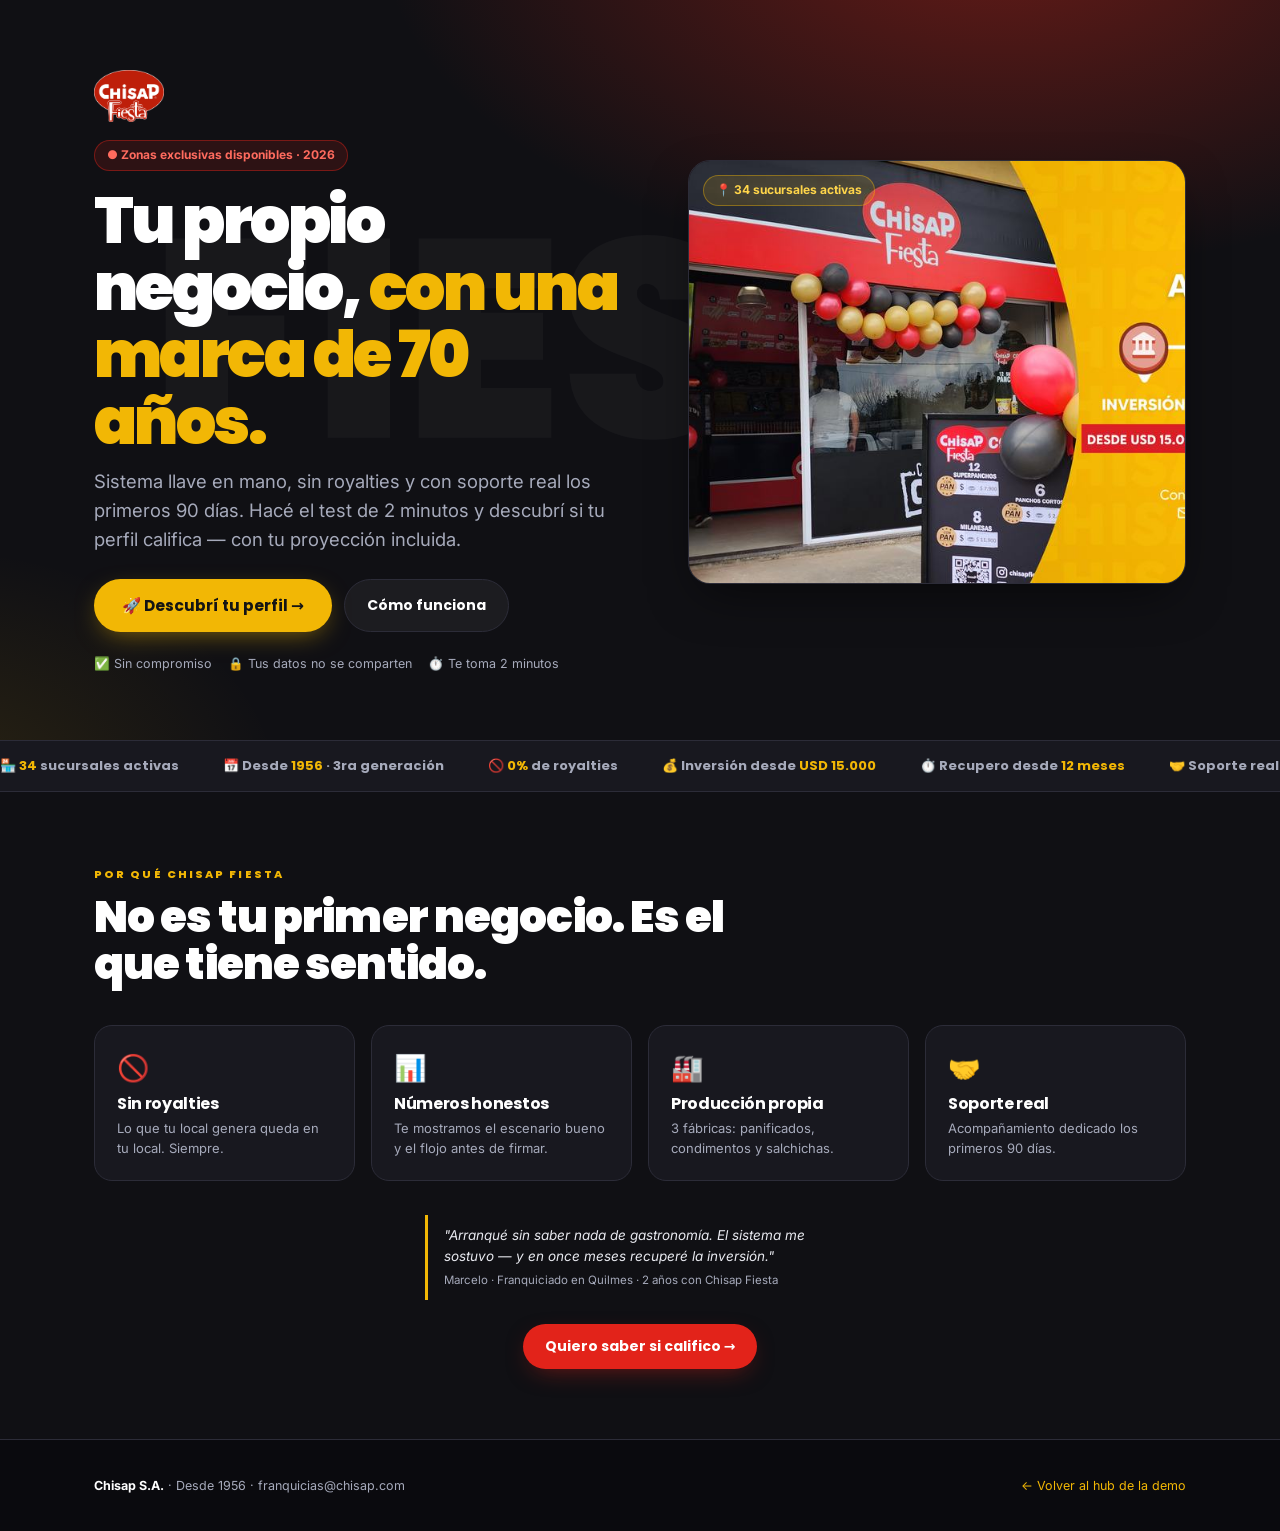
<file: landing.html>
<!doctype html>
<html lang="es">
<head>
<meta charset="utf-8">
<meta name="viewport" content="width=device-width,initial-scale=1">
<title>Chisap Fiesta · Abrí tu franquicia — Descubrí tu perfil en 2 minutos</title>
<link rel="icon" href="assets/logo.png">
<link rel="stylesheet" href="assets/brand.css">
<style>
/* ── landing propia ── */
.hero{position:relative;overflow:hidden;padding:70px 0 66px;
  background:radial-gradient(1000px 560px at 78% -10%,rgba(209,40,27,.45),transparent 62%),
             radial-gradient(600px 420px at -6% 108%,rgba(242,183,5,.12),transparent 60%),var(--fondo)}
.hero .wm{position:absolute;font-family:var(--disp);font-weight:900;color:rgba(255,255,255,.03);
  font-size:clamp(120px,22vw,330px);top:46%;left:50%;transform:translate(-50%,-50%);white-space:nowrap;pointer-events:none}
.w{max-width:1140px;margin:0 auto;padding:0 24px}
.hero .grid{display:grid;grid-template-columns:1.05fr .95fr;gap:44px;align-items:center;position:relative;z-index:2}
@media(max-width:900px){.hero .grid{grid-template-columns:1fr}}
.hero h1{font-size:clamp(36px,6.2vw,64px);font-weight:900;margin:16px 0 12px;letter-spacing:-.04em}
.hero h1 em{font-style:normal;color:var(--oro)}
.hero p.sub{font-size:clamp(15px,2vw,18.5px);color:var(--tinta3);max-width:520px}
.trust{display:flex;gap:16px;margin-top:22px;flex-wrap:wrap;font-size:12.5px;color:var(--tinta3)}
.trust span{display:flex;gap:6px;align-items:center}
.hero-foto{border-radius:22px;overflow:hidden;border:1px solid var(--linea);box-shadow:var(--sombra);position:relative}
.hero-foto img{width:100%;aspect-ratio:4/3.4;object-fit:cover;object-position:left center}
.hero-foto .flag{position:absolute;top:14px;left:14px}
.ticker{border-top:1px solid var(--linea);border-bottom:1px solid var(--linea);background:var(--sup);padding:15px 0;overflow:hidden}
.ticker-inner{display:flex;gap:44px;white-space:nowrap;animation:tk 26s linear infinite;width:max-content}
.ticker-inner span{font-family:var(--disp);font-weight:700;font-size:13px;color:var(--tinta3)}
.ticker-inner b{color:var(--oro)}
@keyframes tk{to{transform:translateX(-50%)}}
@media(prefers-reduced-motion:reduce){.ticker-inner{animation:none}}
.sec{padding:70px 0}
.sec-t{max-width:700px;margin-bottom:38px}
.sec-t h2{font-size:clamp(26px,4.4vw,44px);font-weight:900;margin:10px 0}
.sec-t p{color:var(--tinta3);font-size:16px}

/* ── wizard ── */
#wizardOverlay{position:fixed;inset:0;z-index:100;background:rgba(8,8,12,.9);backdrop-filter:blur(8px);
  display:none;align-items:flex-start;justify-content:center;overflow-y:auto;padding:22px}
#wizardOverlay.open{display:flex}
.wiz{width:100%;max-width:600px;background:linear-gradient(165deg,var(--sup2),#15151b);
  border:1px solid var(--linea);border-radius:24px;box-shadow:var(--sombra);overflow:hidden;margin:auto}
.wiz-top{padding:18px 24px;border-bottom:1px solid var(--linea);display:flex;align-items:center;gap:13px}
.wiz-top img{height:28px}
.prog{flex:1;height:9px;background:var(--fondo);border-radius:99px;overflow:hidden;border:1px solid var(--linea)}
.prog i{display:block;height:100%;width:0;border-radius:99px;background:linear-gradient(90deg,var(--rojo-vivo),var(--oro));transition:width .5s cubic-bezier(.2,.75,.25,1)}
.prog-lbl{font-family:var(--disp);font-weight:800;font-size:11px;color:var(--oro);min-width:34px;text-align:right}
.wiz-body{padding:30px 28px 26px;min-height:360px}
.paso{display:none;animation:pasoIn .4s cubic-bezier(.2,.75,.25,1) both}
.paso.show{display:block}
@keyframes pasoIn{from{opacity:0;transform:translateX(26px)}to{opacity:1;transform:none}}
.p-kick{font-family:var(--disp);font-weight:800;font-size:11px;letter-spacing:.16em;text-transform:uppercase;color:var(--oro);margin-bottom:9px}
.p-tit{font-family:var(--disp);font-weight:800;font-size:clamp(21px,3.6vw,27px);margin-bottom:6px;letter-spacing:-.02em}
.p-help{color:var(--tinta3);font-size:14px;margin-bottom:20px}
.opts{display:grid;gap:11px}
.opt{display:flex;align-items:center;gap:13px;padding:15px 16px;border-radius:14px;cursor:pointer;
  background:var(--fondo);border:1.5px solid var(--linea);transition:all .2s;font-weight:600;font-size:14.5px;
  min-height:52px;position:relative;overflow:hidden}
.opt:hover{border-color:rgba(242,183,5,.55);transform:translateX(4px)}
.opt.sel{border-color:var(--oro);background:rgba(242,183,5,.09)}
.opt .em{font-size:21px;flex:0 0 auto}
.opt .ck{margin-left:auto;width:21px;height:21px;border-radius:50%;border:2px solid var(--linea);flex:0 0 auto;transition:all .2s}
.opt.sel .ck{border-color:var(--oro);background:var(--oro);box-shadow:inset 0 0 0 4px var(--fondo)}
.opt.sel::after{content:'';position:absolute;inset:0;background:radial-gradient(circle at var(--mx,50%) 50%,rgba(242,183,5,.14),transparent 60%);pointer-events:none}
.wiz-nav{display:flex;justify-content:space-between;align-items:center;margin-top:24px;gap:12px}
.atras{background:none;border:0;color:var(--tinta3);font-weight:600;font-size:13.5px;padding:8px;border-radius:8px}
.atras:hover{color:#fff}
.micro-hint{font-size:12px;color:var(--tinta3);margin-top:14px;display:flex;align-items:center;gap:6px}
.campo{width:100%;margin-bottom:12px}
.campo label{display:block;font-size:12px;font-weight:700;color:var(--tinta3);margin-bottom:5px}
.campo input,.campo select{width:100%}
.err{border-color:var(--rojo-vivo)!important;animation:shake .35s}
@keyframes shake{0%,100%{transform:none}25%{transform:translateX(-5px)}75%{transform:translateX(5px)}}
/* resultado */
.res-ring{width:130px;height:130px;margin:0 auto 14px;position:relative}
.res-ring svg{transform:rotate(-90deg)}
.res-ring .lbl{position:absolute;inset:0;display:grid;place-items:center;text-align:center}
.res-ring b{font-family:var(--disp);font-weight:900;font-size:36px;line-height:1}
.res-ring small{font-size:10px;color:var(--tinta3);text-transform:uppercase;letter-spacing:.12em}
.badge-perfil{display:inline-flex;align-items:center;gap:8px;font-family:var(--disp);font-weight:800;
  font-size:14px;padding:8px 18px;border-radius:99px;margin:6px 0 14px}
.pasos-sig{display:grid;gap:9px;margin:18px 0;text-align:left}
.paso-sig{display:flex;gap:12px;align-items:flex-start;background:var(--fondo);border:1px solid var(--linea);
  border-radius:12px;padding:12px 14px;font-size:13px;color:var(--tinta3)}
.paso-sig .n{background:var(--oro);color:#000;font-family:var(--disp);font-weight:900;width:22px;height:22px;
  border-radius:50%;display:grid;place-items:center;font-size:11px;flex:0 0 auto}
.paso-sig b{color:var(--tinta)}
.qr-box{display:flex;gap:14px;align-items:center;justify-content:center;margin-top:14px}
.qr-box img{width:78px;height:78px;border-radius:9px;border:3px solid #F6F4EF}
.mini-cita{border-left:3px solid var(--oro);padding:10px 16px;margin:24px auto;max-width:430px;text-align:left;
  font-size:13.5px;color:var(--tinta2);font-style:italic}
.mini-cita small{display:block;font-style:normal;color:var(--tinta3);margin-top:5px;font-size:11.5px}
.foot-land{background:#0A0A0E;border-top:1px solid var(--linea);padding:36px 0;color:var(--tinta3);font-size:12.5px}
</style>
</head>
<body>

<!-- HERO -->
<header class="hero">
  <div class="wm">FIESTA</div>
  <div class="w grid">
    <div>
      <img src="assets/logo.png" alt="Chisap Fiesta" style="height:52px;margin-bottom:18px">
      <span class="pill rojo">● Zonas exclusivas disponibles · 2026</span>
      <h1>Tu propio negocio, <em>con una marca de 70 años.</em></h1>
      <p class="sub">Sistema llave en mano, sin royalties y con soporte real los primeros 90 días. Hacé el test de 2 minutos y descubrí si tu perfil califica — con tu proyección incluida.</p>
      <div style="display:flex;gap:12px;flex-wrap:wrap;margin-top:26px">
        <button class="btn btn-oro" style="font-size:15.5px;padding:15px 28px" onclick="abrirWizard()" id="ctaHero">🚀 Descubrí tu perfil →</button>
        <a class="btn btn-ghost" href="#como">Cómo funciona</a>
      </div>
      <div class="trust">
        <span>✅ Sin compromiso</span><span>🔒 Tus datos no se comparten</span><span>⏱️ Te toma 2 minutos</span>
      </div>
    </div>
    <div class="hero-foto rv">
      <span class="flag pill oro">📍 34 sucursales activas</span>
      <img src="assets/local-1.jpg" alt="Local Chisap Fiesta real con globos de apertura">
    </div>
  </div>
</header>

<!-- TICKER -->
<div class="ticker" aria-hidden="true"><div class="ticker-inner" id="ticker"></div></div>

<!-- POR QUÉ -->
<section class="sec" id="como">
  <div class="w">
    <div class="sec-t rv"><span class="ojo">Por qué Chisap Fiesta</span>
      <h2>No es tu primer negocio. Es el que tiene sentido.</h2></div>
    <div class="g c4">
      <div class="card hover rv"><div style="font-size:26px;margin-bottom:8px">🚫</div><h3 style="font-size:16px;margin-bottom:5px">Sin royalties</h3><p style="font-size:13px;color:var(--tinta3)">Lo que tu local genera queda en tu local. Siempre.</p></div>
      <div class="card hover rv d1"><div style="font-size:26px;margin-bottom:8px">📊</div><h3 style="font-size:16px;margin-bottom:5px">Números honestos</h3><p style="font-size:13px;color:var(--tinta3)">Te mostramos el escenario bueno y el flojo antes de firmar.</p></div>
      <div class="card hover rv d2"><div style="font-size:26px;margin-bottom:8px">🏭</div><h3 style="font-size:16px;margin-bottom:5px">Producción propia</h3><p style="font-size:13px;color:var(--tinta3)">3 fábricas: panificados, condimentos y salchichas.</p></div>
      <div class="card hover rv d3"><div style="font-size:26px;margin-bottom:8px">🤝</div><h3 style="font-size:16px;margin-bottom:5px">Soporte real</h3><p style="font-size:13px;color:var(--tinta3)">Acompañamiento dedicado los primeros 90 días.</p></div>
    </div>
    <div style="text-align:center;margin-top:34px" class="rv">
      <div class="mini-cita">"Arranqué sin saber nada de gastronomía. El sistema me sostuvo — y en once meses recuperé la inversión."<small>Marcelo · Franquiciado en Quilmes · 2 años con Chisap Fiesta</small></div>
      <button class="btn btn-rojo" onclick="abrirWizard()">Quiero saber si califico →</button>
    </div>
  </div>
</section>

<footer class="foot-land">
  <div class="w" style="display:flex;justify-content:space-between;gap:16px;flex-wrap:wrap;align-items:center">
    <span><b style="color:#fff">Chisap S.A.</b> · Desde 1956 · franquicias@chisap.com</span>
    <a href="index.html" style="color:var(--oro)">← Volver al hub de la demo</a>
  </div>
</footer>

<!-- ══════════ WIZARD ══════════ -->
<div id="wizardOverlay" role="dialog" aria-modal="true" aria-label="Test de perfil de franquiciado">
  <div class="wiz">
    <div class="wiz-top">
      <img src="assets/logo.png" alt="">
      <div class="prog"><i id="progFill"></i></div>
      <span class="prog-lbl" id="progLbl">12%</span>
      <button class="x" onclick="cerrarWizard()" aria-label="Cerrar">✕</button>
    </div>
    <div class="wiz-body" id="wizBody"></div>
  </div>
</div>

<script src="assets/store.js"></script>
<script>
/* ═════════ ticker social proof ═════════ */
(function(){
  var frases = ['🏪 <b>34</b> sucursales activas', '📅 Desde <b>1956</b> · 3ra generación',
    '🚫 <b>0%</b> de royalties', '💰 Inversión desde <b>USD 15.000</b>', '⏱️ Recupero desde <b>12 meses</b>',
    '🤝 Soporte real <b>90 días</b>', '🗺️ Territorio <b>exclusivo</b>'];
  var html = frases.map(function(f){return '<span>'+f+'</span>'}).join('');
  document.getElementById('ticker').innerHTML = html + html; // loop
})();

/* ═════════ reveal ═════════ */
var io = new IntersectionObserver(function(es){es.forEach(function(e){
  if(e.isIntersecting){e.target.classList.add('in');io.unobserve(e.target);}});},{threshold:.15});
document.querySelectorAll('.rv').forEach(function(x){io.observe(x)});

/* ═════════ WIZARD ═════════ */
function esc(s){ return String(s == null ? '' : s).replace(/[&<>"']/g, function(c){ return {'&':'&amp;','<':'&lt;','>':'&gt;','"':'&quot;',"'":'&#39;'}[c]; }); }
var P = CRM.PREGUNTAS;
var PASOS = [
  { key:'zona', tipo:'select', kick:'Arranquemos fácil', titulo:'¿En qué zona te gustaría abrir tu Chisap?',
    help:'Chequeamos disponibilidad de territorio exclusivo en tu zona.' },
  { key:'motivo', tipo:'opts', kick:'Paso 2 · Tu momento', titulo:P.motivo.titulo, help:'No hay respuesta incorrecta.' },
  { key:'capital', tipo:'opts', kick:'Paso 3 · La inversión', titulo:P.capital.titulo,
    help:'La inversión inicial arranca en USD 15.000. Contestá con honestidad: define qué formato te proponemos.' },
  { key:'timeline', tipo:'opts', kick:'Paso 4 · Los tiempos', titulo:P.timeline.titulo, help:'' },
  { key:'dedicacion', tipo:'opts', kick:'Paso 5 · Tu rol', titulo:P.dedicacion.titulo,
    help:'Cada formato tiene su proyección. Muchos arrancan en paralelo a su empleo.' },
  { key:'experiencia', tipo:'opts', kick:'Paso 6 · Tu experiencia', titulo:P.experiencia.titulo,
    help:'Tranqui: no hace falta experiencia gastronómica.' },
  { key:'necesita', tipo:'multi', kick:'Paso 7 · Casi listo', titulo:'¿Qué necesitás ver para decidir?',
    help:'Elegí todas las que apliquen. Preparamos exactamente eso para tu llamada.' },
  { key:'contacto', tipo:'form', kick:'Último paso', titulo:'¿A dónde te mandamos tu proyección?',
    help:'Te contacta un asesor real (no un bot) en menos de 24 horas hábiles.' }
];
var idx = 0, R = { necesita: [] };

var wizTerminado = false;
function abrirWizard(){
  /* si cerró a mitad de camino, retoma donde estaba; solo resetea tras terminar */
  if (wizTerminado){ idx = 0; R = { necesita: [] }; wizTerminado = false; }
  document.getElementById('wizardOverlay').classList.add('open');
  document.body.style.overflow = 'hidden';
  render();
}
function cerrarWizard(){
  document.getElementById('wizardOverlay').classList.remove('open');
  document.body.style.overflow = '';
}
/* progreso dotado: arranca en 12% (endowed progress effect) */
function setProg(){
  var pct = Math.round(12 + (idx / PASOS.length) * 88);
  document.getElementById('progFill').style.width = pct + '%';
  document.getElementById('progLbl').textContent = pct + '%';
}
function render(){
  setProg();
  var p = PASOS[idx], b = document.getElementById('wizBody');
  var h = '<div class="paso show"><div class="p-kick">'+p.kick+'</div><div class="p-tit">'+p.titulo+'</div>' +
          (p.help ? '<div class="p-help">'+p.help+'</div>' : '<div style="height:8px"></div>');
  if (p.tipo === 'select'){
    h += '<div class="opts">' + CRM.ZONAS.map(function(z,i){
      return '<div class="opt'+(R.zona===z?' sel':'')+'" tabindex="0" role="button" onclick="elegirZona(\''+z.replace(/'/g,"\\'")+'\')" onkeydown="if(event.key===\'Enter\')this.click()"><span class="em">📍</span><span>'+z+'</span><span class="ck"></span></div>';
    }).join('') + '</div>';
  } else if (p.tipo === 'opts'){
    h += '<div class="opts">' + P[p.key].opciones.map(function(o,i){
      return '<div class="opt'+(R[p.key]===i?' sel':'')+'" tabindex="0" role="button" onclick="elegir(\''+p.key+'\','+i+')" onkeydown="if(event.key===\'Enter\')this.click()"><span class="em">'+o.e+'</span><span>'+o.t+'</span><span class="ck"></span></div>';
    }).join('') + '</div>';
  } else if (p.tipo === 'multi'){
    h += '<div class="opts">' + CRM.NECESITA.map(function(o,i){
      var sel = R.necesita.indexOf(i) >= 0;
      return '<div class="opt'+(sel?' sel':'')+'" tabindex="0" role="button" onclick="toggleMulti('+i+')" onkeydown="if(event.key===\'Enter\')this.click()"><span class="em">'+['📊','🗣️','🏪','📄'][i]+'</span><span>'+o+'</span><span class="ck"></span></div>';
    }).join('') + '</div><div class="micro-hint">✔️ Elegí todas las que apliquen — cada una suma a tu perfil</div>';
  } else if (p.tipo === 'form'){
    h += '<div class="campo"><label>Nombre y apellido</label><input id="f_nombre" autocomplete="name" placeholder="Ej: Diego Méndez" value="'+esc(R.nombre||'')+'"></div>' +
         '<div class="campo"><label>WhatsApp</label><input id="f_wa" inputmode="tel" autocomplete="tel" placeholder="Ej: 11 5555 4444" value="'+esc(R.whatsapp||'')+'"></div>' +
         '<div class="campo"><label>Email</label><input id="f_mail" inputmode="email" autocomplete="email" placeholder="Ej: diego@example.com" value="'+esc(R.email||'')+'"></div>' +
         '<label style="display:flex;gap:9px;font-size:12.5px;color:var(--tinta3);margin-top:6px;align-items:flex-start;cursor:pointer">' +
         '<input type="checkbox" id="f_ok" style="width:auto;margin-top:2px;accent-color:var(--oro)" '+(R.consent?'checked':'')+'>' +
         'Acepto que me contacten por WhatsApp o email sobre la franquicia. Sin spam, prometido.</label>';
  }
  var ultimo = idx === PASOS.length - 1;
  h += '<div class="wiz-nav"><button class="atras" onclick="atras()" '+(idx===0?'style="visibility:hidden"':'')+'>← Atrás</button>' +
       '<button class="btn btn-oro" id="btnSig" onclick="siguiente()">'+(ultimo?'Ver mi resultado 🎯':'Siguiente →')+'</button></div></div>';
  b.innerHTML = h;
  if (p.tipo === 'form') setTimeout(function(){var e=document.getElementById('f_nombre'); if(e) e.focus();}, 80);
}
var autoTimer = null;
function autoSig(){ clearTimeout(autoTimer); autoTimer = setTimeout(function(){ autoTimer = null; siguiente(); }, 240); }
function elegirZona(z){ R.zona = z; render(); autoSig(); }
function elegir(k, i){ R[k] = i; render(); autoSig(); } /* autoavance con timer único */
function toggleMulti(i){
  var p = R.necesita.indexOf(i);
  if (p >= 0) R.necesita.splice(p, 1); else R.necesita.push(i);
  render();
}
function atras(){ clearTimeout(autoTimer); autoTimer = null; if (idx > 0){ idx--; render(); } }
function flash(msg){
  var btn = document.getElementById('btnSig'), orig = btn.textContent;
  btn.textContent = msg; btn.style.background = 'var(--rojo-vivo)'; btn.style.color = '#fff';
  setTimeout(function(){ btn.textContent = orig; btn.style.background=''; btn.style.color=''; }, 1400);
}
function siguiente(){
  clearTimeout(autoTimer); autoTimer = null;
  var p = PASOS[idx];
  if (p.tipo === 'select' && !R.zona) return flash('Elegí tu zona');
  if (p.tipo === 'opts' && R[p.key] == null) return flash('Elegí una opción');
  if (p.tipo === 'multi' && !R.necesita.length) return flash('Elegí al menos una');
  if (p.tipo === 'form'){
    R.nombre = document.getElementById('f_nombre').value.trim();
    R.whatsapp = document.getElementById('f_wa').value.trim();
    R.email = document.getElementById('f_mail').value.trim();
    R.consent = document.getElementById('f_ok').checked;
    var falta = null;
    if (!R.nombre) falta = 'f_nombre';
    else if (!R.whatsapp || R.whatsapp.replace(/\D/g,'').length < 8) falta = 'f_wa';
    else if (!R.email || R.email.indexOf('@') < 1) falta = 'f_mail';
    if (falta){ var e = document.getElementById(falta); e.classList.add('err'); e.focus();
      setTimeout(function(){e.classList.remove('err')}, 800); return flash('Completá este dato'); }
    if (!R.consent) return flash('Necesitamos tu OK');
    return terminar();
  }
  if (idx < PASOS.length - 1){ idx++; render(); }
}

function terminar(){
  wizTerminado = true;
  document.getElementById('progFill').style.width = '100%';
  document.getElementById('progLbl').textContent = '100%';
  var respuestas = { motivo: R.motivo, capital: R.capital, timeline: R.timeline,
    dedicacion: R.dedicacion, experiencia: R.experiencia, necesita: R.necesita };
  var lead = CRM.agregarLead({ nombre: R.nombre, zona: R.zona, whatsapp: R.whatsapp,
    email: R.email, origen: 'Landing demo', respuestas: respuestas });
  var seg = lead.segmento, sc = lead.score;
  var da = 2 * Math.PI * 54, off = da * (1 - sc / 100);
  var perfil = seg.id === 'caliente' ? { t: 'Perfil ideal', e: '🔥', msg: 'Tu perfil encaja muy bien con lo que funciona en la red. Te damos prioridad de contacto.' }
    : seg.id === 'tibio' ? { t: 'Buen match', e: '🌤️', msg: 'Tenés varios de los ingredientes clave. Vale la pena que veamos los números juntos.' }
    : { t: 'Perfil explorador', e: '🧭', msg: 'Estás en etapa de investigación — perfecto. Te mandamos info clara y sin presión.' };
  document.getElementById('wizBody').innerHTML =
    '<div class="paso show" style="text-align:center">' +
    '<div class="res-ring"><svg width="130" height="130"><circle cx="65" cy="65" r="54" stroke="var(--linea)" stroke-width="11" fill="none"/>' +
    '<circle id="ringSc" cx="65" cy="65" r="54" stroke="url(#gsc)" stroke-width="11" fill="none" stroke-linecap="round" stroke-dasharray="'+da+'" stroke-dashoffset="'+da+'"/>' +
    '<defs><linearGradient id="gsc"><stop offset="0" stop-color="#F2B705"/><stop offset="1" stop-color="#FFD54A"/></linearGradient></defs></svg>' +
    '<div class="lbl"><b id="scNum">0</b><small>tu perfil</small></div></div>' +
    '<span class="badge-perfil" style="background:'+seg.color+'22;color:'+seg.color+';border:1px solid '+seg.color+'55">'+perfil.e+' '+perfil.t+'</span>' +
    '<div style="font-family:var(--disp);font-weight:800;font-size:21px">¡Listo, '+esc(R.nombre.split(' ')[0])+'!</div>' +
    '<p style="color:var(--tinta3);font-size:14px;max-width:420px;margin:8px auto 0">'+perfil.msg+'</p>' +
    '<div class="pasos-sig">' +
    '<div class="paso-sig"><span class="n">1</span><span><b>En menos de 24 hs hábiles</b> te escribe tu asesor por WhatsApp.</span></div>' +
    '<div class="paso-sig"><span class="n">2</span><span>Te manda <b>la proyección de tu zona</b>' + (R.necesita.length ? ' y ' + (R.necesita.length > 1 ? 'todo lo que pediste ver' : 'lo que pediste ver') : '') + '.</span></div>' +
    '<div class="paso-sig"><span class="n">3</span><span>Si te cierra, coordinamos <b>una visita a un local activo</b>.</span></div>' +
    '</div>' +
    '<div style="display:flex;gap:10px;justify-content:center;flex-wrap:wrap;margin-top:6px">' +
    '<a class="btn btn-verde btn-sm" target="_blank" rel="noopener" href="https://wa.me/5491100000000?text='+encodeURIComponent('Hola! Completé el test de Chisap Fiesta. Soy '+R.nombre+' ('+R.zona+').')+'">💬 Adelantar por WhatsApp</a>' +
    '<button class="btn btn-ghost btn-sm" onclick="cerrarWizard()">Cerrar</button></div>' +
    '<p style="font-size:11px;color:var(--tinta3);margin-top:16px">🎬 <b style="color:var(--oro)">Demo:</b> tu lead ya entró al CRM — abrí el <a href="app.html" style="color:var(--oro);text-decoration:underline">lado del colaborador</a> y lo vas a ver primero en el pipeline.</p>' +
    '</div>';
  var n = 0; document.getElementById('scNum').textContent = '0';
  var t = setInterval(function(){
    var elx = document.getElementById('scNum');
    if (!elx || n >= sc){ clearInterval(t); return; }   // el wizard pudo cerrarse a mitad de animación
    n++; elx.textContent = n;
  }, 16);
  setTimeout(function(){
    var r = document.getElementById('ringSc');
    if (!r) return;   // el wizard pudo cerrarse antes de que arranque la animación
    r.style.transition = 'stroke-dashoffset 1.2s cubic-bezier(.2,.75,.25,1)';
    r.style.strokeDashoffset = off;
  }, 120);
  confeti(seg.id === 'caliente' ? 60 : 24);
}
/* celebración suave */
function confeti(n){
  if (matchMedia('(prefers-reduced-motion: reduce)').matches) return;
  var colores = ['#F2B705','#E2231A','#25D366','#7B95FF','#FFD54A'];
  for (var i = 0; i < n; i++){
    var c = document.createElement('div');
    c.className = 'confetti';
    c.style.left = Math.random() * 100 + 'vw';
    c.style.top = '-12px';
    c.style.background = colores[i % colores.length];
    c.style.animationDelay = (Math.random() * .7) + 's';
    c.style.width = c.style.height = (6 + Math.random() * 7) + 'px';
    document.body.appendChild(c);
    setTimeout(function(el){ return function(){ el.remove(); }; }(c), 3400);
  }
}
document.addEventListener('keydown', function(e){
  if (e.key === 'Escape') cerrarWizard();
});
</script>
</body>
</html>
</file>
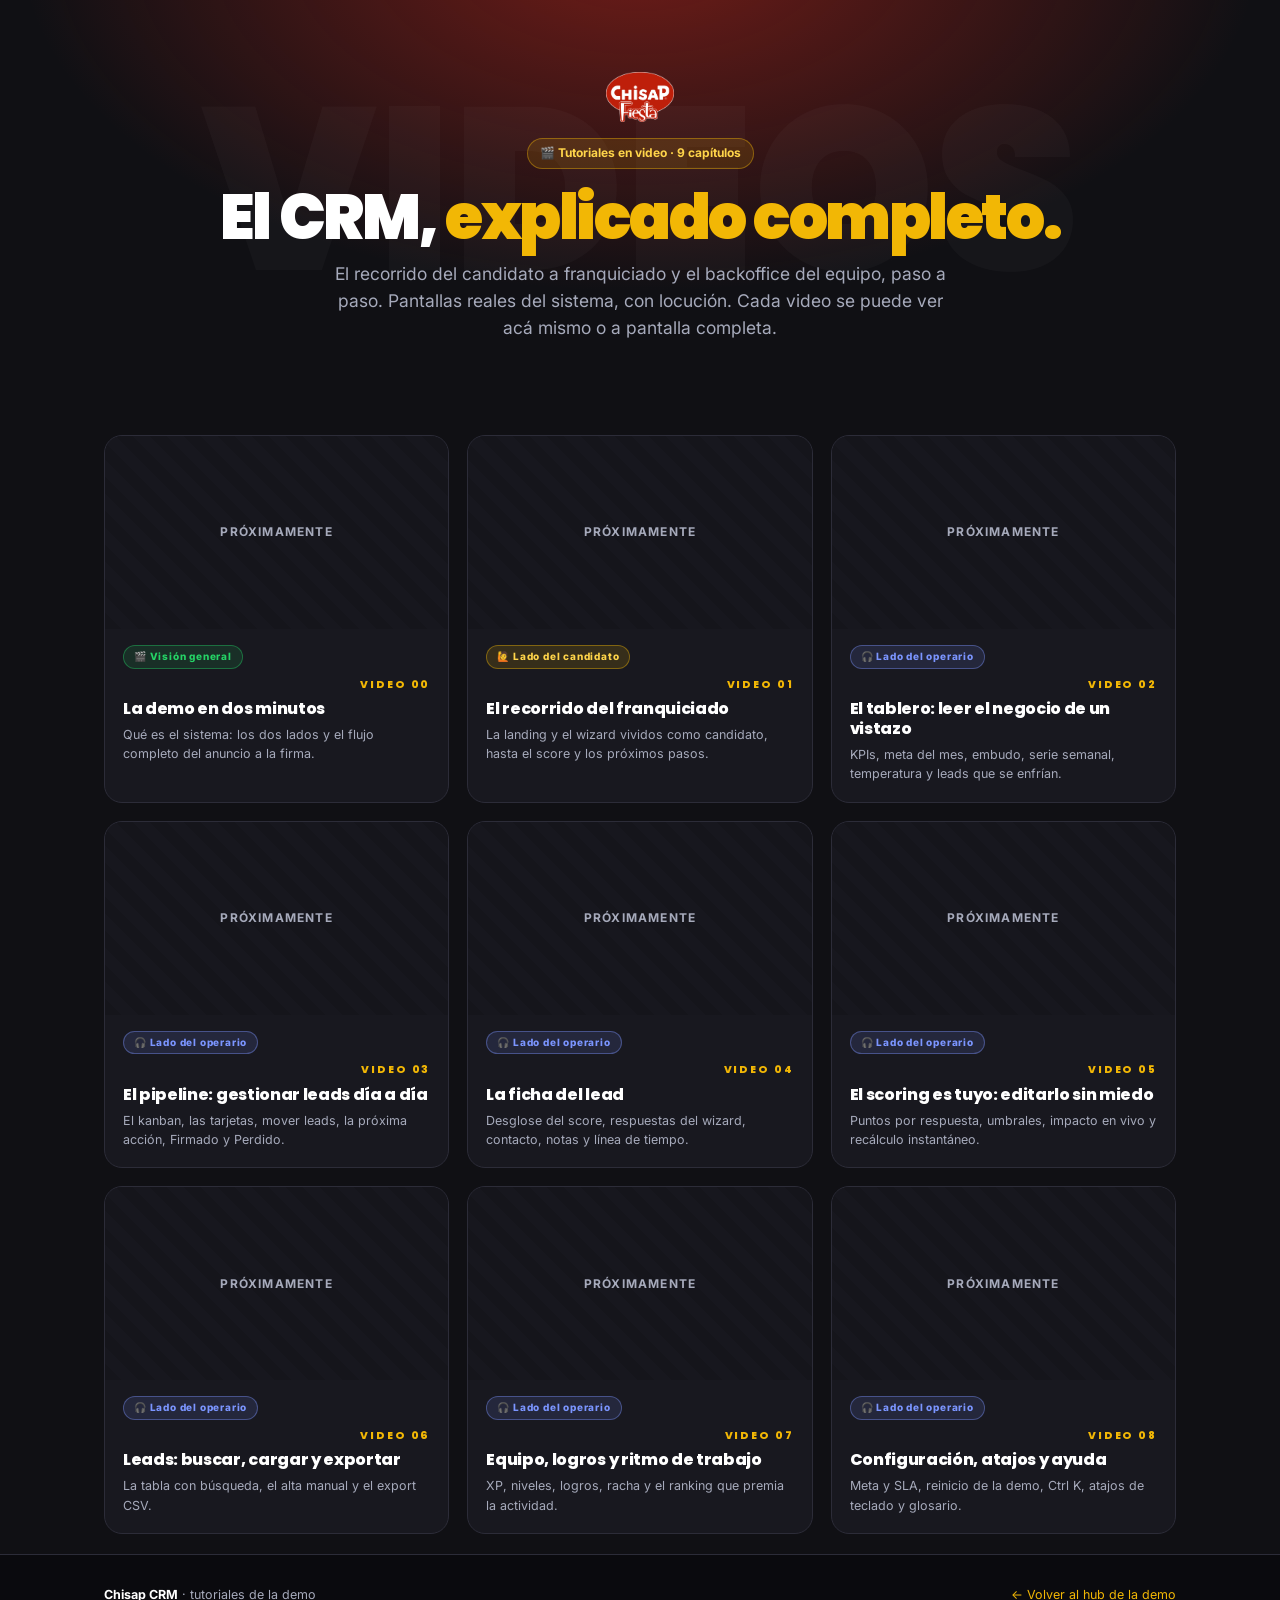
<file: tutoriales.html>
<!doctype html>
<html lang="es">
<head>
<meta charset="utf-8">
<meta name="viewport" content="width=device-width,initial-scale=1">
<title>Chisap CRM · Tutoriales en video</title>
<meta name="description" content="Los tutoriales en video del CRM de franquicias de Chisap Fiesta: el recorrido del candidato y el backoffice completo, explicados paso a paso.">
<link rel="icon" href="assets/logo.png">
<link rel="stylesheet" href="assets/brand.css">
<style>
.w{max-width:1120px;margin:0 auto;padding:0 24px}
.hero{position:relative;overflow:hidden;padding:72px 0 54px;text-align:center;
  background:radial-gradient(1000px 560px at 50% -14%,rgba(209,40,27,.5),transparent 62%),var(--fondo)}
.hero .wm{position:absolute;font-family:var(--disp);font-weight:900;color:rgba(255,255,255,.028);
  font-size:clamp(100px,18vw,260px);top:48%;left:50%;transform:translate(-50%,-50%);white-space:nowrap;pointer-events:none}
.hero h1{font-size:clamp(32px,6vw,62px);font-weight:900;margin:16px 0 10px;letter-spacing:-.04em;position:relative;z-index:2}
.hero h1 em{font-style:normal;color:var(--oro)}
.hero p{position:relative;z-index:2;color:var(--tinta3);font-size:clamp(14.5px,2vw,17.5px);max-width:620px;margin:0 auto}
.grilla{display:grid;grid-template-columns:repeat(3,1fr);gap:18px;padding:40px 0 20px}
@media(max-width:980px){.grilla{grid-template-columns:repeat(2,1fr)}}
@media(max-width:640px){.grilla{grid-template-columns:1fr}}
.vcard{background:var(--sup);border:1px solid var(--linea);border-radius:18px;overflow:hidden;transition:var(--t);display:flex;flex-direction:column}
.vcard:hover{transform:translateY(-4px);border-color:rgba(242,183,5,.5)}
.vcard video{width:100%;aspect-ratio:16/9;display:block;background:#000}
.vcard .cuerpo{padding:16px 18px 18px;display:flex;flex-direction:column;gap:6px;flex:1}
.vcard .num{font-family:var(--disp);font-weight:800;font-size:10.5px;letter-spacing:.18em;color:var(--oro)}
.vcard h3{font-size:16px;font-weight:800;line-height:1.25}
.vcard p{font-size:12.5px;color:var(--tinta3);flex:1}
.vcard .dur{font-size:11px;color:var(--tinta3);font-variant-numeric:tabular-nums}
.lado-tag{display:inline-flex;align-self:flex-start;font-size:10px;font-weight:800;letter-spacing:.08em;padding:3px 10px;border-radius:99px;margin-bottom:2px}
.lado-cli{background:rgba(242,183,5,.14);color:var(--oro-claro);border:1px solid rgba(242,183,5,.4)}
.lado-ope{background:rgba(123,149,255,.13);color:var(--azul);border:1px solid rgba(123,149,255,.4)}
.lado-mix{background:rgba(37,211,102,.12);color:var(--verde);border:1px solid rgba(37,211,102,.4)}
.pendiente{display:grid;place-items:center;aspect-ratio:16/9;background:repeating-linear-gradient(45deg,#15151B,#15151B 12px,#17171E 12px,#17171E 24px);color:var(--tinta3);font-size:12px;font-weight:700;letter-spacing:.1em}
.pie{background:#0A0A0E;border-top:1px solid var(--linea);padding:30px 0;color:var(--tinta3);font-size:12.5px}
</style>
</head>
<body>

<header class="hero">
  <div class="wm">VIDEOS</div>
  <div class="w">
    <img src="assets/logo.png" alt="Chisap Fiesta" style="height:50px;margin:0 auto 16px;position:relative;z-index:2">
    <span class="pill oro" style="position:relative;z-index:2">🎬 Tutoriales en video · 9 capítulos</span>
    <h1>El CRM, <em>explicado completo.</em></h1>
    <p>El recorrido del candidato a franquiciado y el backoffice del equipo, paso a paso. Pantallas reales del sistema, con locución. Cada video se puede ver acá mismo o a pantalla completa.</p>
  </div>
</header>

<main class="w">
  <div class="grilla" id="grilla"><!-- las tarjetas se generan abajo --></div>
</main>

<footer class="pie">
  <div class="w" style="display:flex;justify-content:space-between;gap:14px;flex-wrap:wrap;align-items:center">
    <span><b style="color:#fff">Chisap CRM</b> · tutoriales de la demo</span>
    <span><a href="index.html" style="color:var(--oro)">← Volver al hub de la demo</a></span>
  </div>
</footer>

<script>
var VIDEOS = [
  { n:"00", archivo:"tutoriales/00-demo-dos-minutos.mp4",      lado:"mix", titulo:"La demo en dos minutos",                     desc:"Qué es el sistema: los dos lados y el flujo completo del anuncio a la firma.", dur:"" },
  { n:"01", archivo:"tutoriales/01-recorrido-franquiciado.mp4", lado:"cli", titulo:"El recorrido del franquiciado",             desc:"La landing y el wizard vividos como candidato, hasta el score y los próximos pasos.", dur:"" },
  { n:"02", archivo:"tutoriales/02-dashboard.mp4",              lado:"ope", titulo:"El tablero: leer el negocio de un vistazo", desc:"KPIs, meta del mes, embudo, serie semanal, temperatura y leads que se enfrían.", dur:"" },
  { n:"03", archivo:"tutoriales/03-pipeline.mp4",               lado:"ope", titulo:"El pipeline: gestionar leads día a día",    desc:"El kanban, las tarjetas, mover leads, la próxima acción, Firmado y Perdido.", dur:"" },
  { n:"04", archivo:"tutoriales/04-ficha-del-lead.mp4",         lado:"ope", titulo:"La ficha del lead",                         desc:"Desglose del score, respuestas del wizard, contacto, notas y línea de tiempo.", dur:"" },
  { n:"05", archivo:"tutoriales/05-scoring.mp4",                lado:"ope", titulo:"El scoring es tuyo: editarlo sin miedo",    desc:"Puntos por respuesta, umbrales, impacto en vivo y recálculo instantáneo.", dur:"" },
  { n:"06", archivo:"tutoriales/06-leads-tabla-export.mp4",     lado:"ope", titulo:"Leads: buscar, cargar y exportar",          desc:"La tabla con búsqueda, el alta manual y el export CSV.", dur:"" },
  { n:"07", archivo:"tutoriales/07-equipo-y-logros.mp4",        lado:"ope", titulo:"Equipo, logros y ritmo de trabajo",         desc:"XP, niveles, logros, racha y el ranking que premia la actividad.", dur:"" },
  { n:"08", archivo:"tutoriales/08-configuracion-atajos.mp4",   lado:"ope", titulo:"Configuración, atajos y ayuda",             desc:"Meta y SLA, reinicio de la demo, Ctrl K, atajos de teclado y glosario.", dur:"" }
];
var LADOS = { cli:["lado-cli","🙋 Lado del candidato"], ope:["lado-ope","🎧 Lado del operario"], mix:["lado-mix","🎬 Visión general"] };
var g = document.getElementById("grilla");
VIDEOS.forEach(function(v){
  var card = document.createElement("article"); card.className = "vcard";
  var L = LADOS[v.lado];
  card.innerHTML =
    '<video controls preload="metadata" src="' + v.archivo + '" poster=""></video>' +
    '<div class="cuerpo"><span class="lado-tag ' + L[0] + '">' + L[1] + '</span>' +
    '<span class="num">VIDEO ' + v.n + (v.dur ? ' · ' + v.dur : '') + '</span>' +
    '<h3>' + v.titulo + '</h3><p>' + v.desc + '</p></div>';
  var vid = card.querySelector("video");
  vid.addEventListener("error", function(){
    var ph = document.createElement("div"); ph.className = "pendiente"; ph.textContent = "PRÓXIMAMENTE";
    vid.replaceWith(ph);
  });
  vid.addEventListener("loadedmetadata", function(){
    var s = Math.round(vid.duration), m = Math.floor(s/60);
    card.querySelector(".num").textContent = "VIDEO " + v.n + " · " + m + ":" + String(s%60).padStart(2,"0");
  });
  vid.addEventListener("play", function(){
    document.querySelectorAll("video").forEach(function(o){ if(o!==vid) o.pause(); });
  });
  g.appendChild(card);
});
</script>
</body>
</html>
</file>
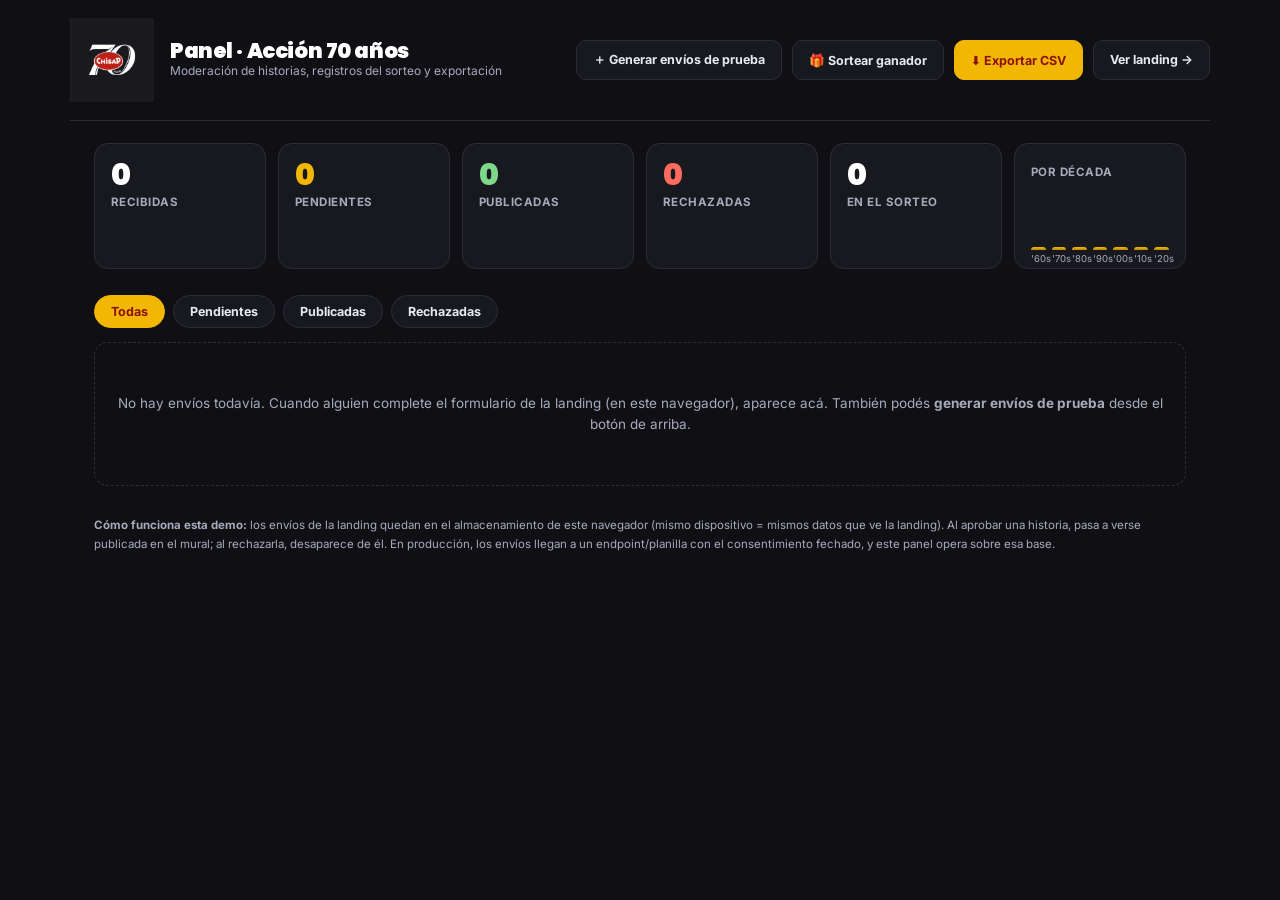
<file: 70/panel.html>
<!doctype html>
<html lang="es">
<head>
<meta charset="utf-8">
<meta name="viewport" content="width=device-width,initial-scale=1">
<title>Panel · Acción 70 años — Chisap</title>
<meta name="robots" content="noindex">
<link rel="icon" href="../assets/logo.png">
<link rel="stylesheet" href="../assets/brand.css">
<style>
/* ══════ Panel interno de la acción 70 años ══════ */
.w{max-width:1140px;margin:0 auto;padding:0 24px}
.top{display:flex;align-items:center;gap:16px;padding:18px 0;border-bottom:1px solid var(--linea);flex-wrap:wrap}
.top img{width:84px}
.top h1{font-size:21px;font-weight:900}
.top small{color:var(--tinta3);display:block;font-size:12px}
.top .acciones{margin-left:auto;display:flex;gap:10px;flex-wrap:wrap}
.btn-mini{background:var(--sup);border:1px solid var(--linea);color:var(--tinta2);font-family:inherit;font-weight:700;
  font-size:12.5px;padding:9px 16px;border-radius:10px;cursor:pointer;transition:var(--t);text-decoration:none;display:inline-block}
.btn-mini:hover{border-color:rgba(242,183,5,.5);color:#fff}
.btn-mini.oro{background:var(--oro);color:#8A1206;border-color:var(--oro)}

.kpis{display:grid;grid-template-columns:repeat(auto-fit,minmax(150px,1fr));gap:12px;margin:22px 0}
.kpi{background:var(--sup);border:1px solid var(--linea);border-radius:14px;padding:16px}
.kpi b{font-family:var(--disp);font-weight:900;font-size:30px;display:block;line-height:1}
.kpi span{font-size:11.5px;color:var(--tinta3);font-weight:700;text-transform:uppercase;letter-spacing:.04em}
.kpi.pend b{color:var(--oro)}
.kpi.apro b{color:#7FD88A}
.kpi.rech b{color:var(--rojo-luz)}

.decbar{display:flex;gap:6px;align-items:flex-end;height:64px;margin:4px 0 2px}
.decbar div{flex:1;background:linear-gradient(180deg,var(--oro),var(--oro-osc));border-radius:4px 4px 0 0;min-height:3px;position:relative}
.decbar div i{position:absolute;top:-16px;left:0;right:0;text-align:center;font-style:normal;font-size:10px;color:var(--tinta2);font-weight:700}
.decbar div u{position:absolute;bottom:-16px;left:0;right:0;text-align:center;text-decoration:none;font-size:9.5px;color:var(--tinta3)}

.tabs{display:flex;gap:8px;flex-wrap:wrap;margin:26px 0 14px}
.tab{background:var(--sup);border:1px solid var(--linea);color:var(--tinta2);font-family:inherit;font-weight:700;
  font-size:12.5px;padding:8px 16px;border-radius:99px;cursor:pointer;transition:var(--t)}
.tab.act{background:var(--oro);color:#8A1206;border-color:var(--oro)}

.fila{background:var(--sup);border:1px solid var(--linea);border-radius:14px;padding:16px 18px;margin-bottom:12px;
  display:grid;grid-template-columns:1fr auto;gap:12px;transition:var(--t)}
.fila.estado-aprobada{border-left:4px solid #7FD88A}
.fila.estado-pendiente{border-left:4px solid var(--oro)}
.fila.estado-rechazada{border-left:4px solid var(--rojo-vivo);opacity:.65}
.fila .quien{display:flex;gap:10px;align-items:baseline;flex-wrap:wrap}
.fila .quien b{font-size:14.5px}
.fila .quien .pill{font-family:var(--disp);font-weight:800;font-size:10px;letter-spacing:.06em;padding:3px 10px;border-radius:99px;text-transform:uppercase}
.pill.pendiente{background:rgba(242,183,5,.18);color:var(--oro-claro)}
.pill.aprobada{background:rgba(127,216,138,.15);color:#7FD88A}
.pill.rechazada{background:rgba(226,35,26,.18);color:var(--rojo-luz)}
.fila .contacto{font-size:12px;color:var(--tinta3);margin-top:3px}
.fila .contacto a{color:var(--oro-claro)}
.fila .texto{font-size:13.5px;color:var(--tinta2);margin-top:9px;line-height:1.6;border-left:2px solid var(--linea);padding-left:12px}
.fila .ops{display:flex;flex-direction:column;gap:7px;justify-content:center}
.op{background:transparent;border:1px solid var(--linea);color:var(--tinta2);font-family:inherit;font-weight:700;
  font-size:11.5px;padding:7px 14px;border-radius:9px;cursor:pointer;transition:var(--t);white-space:nowrap}
.op:hover{color:#fff;border-color:var(--tinta3)}
.op.ok:hover{border-color:#7FD88A;color:#7FD88A}
.op.no:hover{border-color:var(--rojo-vivo);color:var(--rojo-luz)}
@media(max-width:640px){.fila{grid-template-columns:1fr}.fila .ops{flex-direction:row;flex-wrap:wrap}}

.vacio{text-align:center;color:var(--tinta3);padding:50px 20px;border:1px dashed var(--linea);border-radius:14px;font-size:13.5px}
.ganador{background:linear-gradient(140deg,rgba(242,183,5,.15),rgba(226,35,26,.1));border:1px solid rgba(242,183,5,.5);
  border-radius:16px;padding:20px;margin:14px 0;display:none}
.ganador b{color:var(--oro-claro)}
.nota{font-size:11.5px;color:var(--tinta3);margin:30px 0 40px;line-height:1.6}
</style>
</head>
<body>

<header class="top w">
  <img src="img/logo-70.png" alt="Chisap 70 años">
  <div>
    <h1>Panel · Acción 70 años</h1>
    <small>Moderación de historias, registros del sorteo y exportación</small>
  </div>
  <div class="acciones">
    <button class="btn-mini" id="btnDemo">＋ Generar envíos de prueba</button>
    <button class="btn-mini" id="btnSorteo">🎁 Sortear ganador</button>
    <button class="btn-mini oro" id="btnCsv">⬇ Exportar CSV</button>
    <a class="btn-mini" href="index.html">Ver landing →</a>
  </div>
</header>

<main class="w">
  <div class="kpis" id="kpis"></div>

  <div class="ganador" id="ganador"></div>

  <div class="tabs" id="tabs"></div>
  <div id="lista"></div>

  <p class="nota"><b>Cómo funciona esta demo:</b> los envíos de la landing quedan en el almacenamiento de este navegador
  (mismo dispositivo = mismos datos que ve la landing). Al aprobar una historia, pasa a verse publicada en el mural;
  al rechazarla, desaparece de él. En producción, los envíos llegan a un endpoint/planilla con el consentimiento
  fechado, y este panel opera sobre esa base.</p>
</main>

<script>
"use strict";
var LS = "chisap_70_historias";
var filtro = "todas";

function leer(){ try { return JSON.parse(localStorage.getItem(LS) || "[]"); } catch (e) { return []; } }
function guardar(a){ localStorage.setItem(LS, JSON.stringify(a)); }
function esc(s){ return String(s == null ? "" : s).replace(/[&<>"']/g, function (c) { return { "&": "&amp;", "<": "&lt;", ">": "&gt;", '"': "&quot;", "'": "&#39;" }[c]; }); }
function estadoDe(h){ return h.estado || "pendiente"; }
function fecha(iso){
  if (!iso) return "—";
  var d = new Date(iso);
  return d.toLocaleDateString("es-AR", { day: "2-digit", month: "2-digit", year: "2-digit" }) + " " +
         d.toLocaleTimeString("es-AR", { hour: "2-digit", minute: "2-digit" });
}

/* ── KPIs + barras por década ── */
function pintarKpis(){
  var a = leer();
  var pend = a.filter(function (h) { return estadoDe(h) === "pendiente"; }).length;
  var apro = a.filter(function (h) { return estadoDe(h) === "aprobada"; }).length;
  var rech = a.filter(function (h) { return estadoDe(h) === "rechazada"; }).length;
  var decs = ["'60s", "'70s", "'80s", "'90s", "'00s", "'10s", "'20s"];
  var max = 1, cuentas = decs.map(function (d) {
    var n = a.filter(function (h) { return h.d === d; }).length;
    if (n > max) max = n; return n;
  });
  document.getElementById("kpis").innerHTML =
    '<div class="kpi"><b>' + a.length + '</b><span>Recibidas</span></div>' +
    '<div class="kpi pend"><b>' + pend + '</b><span>Pendientes</span></div>' +
    '<div class="kpi apro"><b>' + apro + '</b><span>Publicadas</span></div>' +
    '<div class="kpi rech"><b>' + rech + '</b><span>Rechazadas</span></div>' +
    '<div class="kpi"><b>' + (a.length - rech) + '</b><span>En el sorteo</span></div>' +
    '<div class="kpi"><span>Por década</span><div class="decbar">' +
      decs.map(function (d, i) {
        return '<div style="height:' + Math.round(cuentas[i] / max * 100) + '%"><i>' + (cuentas[i] || "") + "</i><u>" + d + "</u></div>";
      }).join("") + "</div></div>";
}

/* ── listado ── */
function pintarTabs(){
  var defs = [["todas", "Todas"], ["pendiente", "Pendientes"], ["aprobada", "Publicadas"], ["rechazada", "Rechazadas"]];
  document.getElementById("tabs").innerHTML = defs.map(function (d) {
    return '<button class="tab' + (filtro === d[0] ? " act" : "") + '" data-f="' + d[0] + '">' + d[1] + "</button>";
  }).join("");
}
function pintarLista(){
  var a = leer().slice().sort(function (x, y) { return (y.enviado || "").localeCompare(x.enviado || ""); });
  var vis = a.filter(function (h) { return filtro === "todas" || estadoDe(h) === filtro; });
  if (!vis.length) {
    document.getElementById("lista").innerHTML =
      '<div class="vacio">No hay envíos ' + (filtro === "todas" ? "todavía. Cuando alguien complete el formulario de la landing (en este navegador), aparece acá. También podés <b>generar envíos de prueba</b> desde el botón de arriba." : "en este estado.") + "</div>";
    return;
  }
  document.getElementById("lista").innerHTML = vis.map(function (h) {
    var e = estadoDe(h);
    return '<article class="fila estado-' + e + '" data-id="' + esc(h.id || "") + '">' +
      '<div><div class="quien"><b>' + esc(h.nombre || h.n) + '</b>' +
      '<span class="pill ' + e + '">' + e + "</span>" +
      (h.d ? '<span class="pill" style="background:var(--fondo);color:var(--tinta3)">' + esc(h.d) + "</span>" : "") +
      '<span style="font-size:11px;color:var(--tinta3)">' + fecha(h.enviado) + "</span></div>" +
      '<div class="contacto">✉ <a href="mailto:' + esc(h.email || "") + '">' + esc(h.email || "sin email") + "</a> · ☎ " + esc(h.tel || "—") +
      " · consentimiento: " + (h.consentimiento ? "sí (" + fecha(h.enviado) + ")" : "NO") + "</div>" +
      '<p class="texto">' + esc(h.t) + "</p></div>" +
      '<div class="ops">' +
      (e !== "aprobada" ? '<button class="op ok" data-op="aprobada">✓ Publicar</button>' : "") +
      (e !== "rechazada" ? '<button class="op no" data-op="rechazada">✕ Rechazar</button>' : "") +
      (e !== "pendiente" ? '<button class="op" data-op="pendiente">↩ A pendiente</button>' : "") +
      '<button class="op no" data-op="borrar">🗑 Eliminar</button>' +
      "</div></article>";
  }).join("");
}
function refrescar(){ pintarKpis(); pintarTabs(); pintarLista(); }

document.getElementById("tabs").addEventListener("click", function (e) {
  var b = e.target.closest(".tab"); if (!b) return;
  filtro = b.dataset.f; refrescar();
});
document.getElementById("lista").addEventListener("click", function (e) {
  var b = e.target.closest(".op"); if (!b) return;
  var id = b.closest(".fila").dataset.id;
  var a = leer();
  var i = a.findIndex(function (h) { return h.id === id; });
  if (i < 0) return;
  if (b.dataset.op === "borrar") {
    if (!confirm("¿Eliminar definitivamente el envío de " + (a[i].nombre || a[i].n) + "? (en producción: baja lógica)")) return;
    a.splice(i, 1);
  } else {
    a[i].estado = b.dataset.op;
    a[i].moderado = new Date().toISOString();
  }
  guardar(a); refrescar();
});

/* ── exportar CSV ── */
document.getElementById("btnCsv").addEventListener("click", function () {
  var a = leer();
  if (!a.length) { alert("No hay envíos para exportar."); return; }
  var cab = ["id", "fecha_envio", "nombre", "email", "telefono", "decada", "historia", "consentimiento", "estado", "fecha_moderacion"];
  var filas = a.map(function (h) {
    return [h.id, h.enviado, h.nombre || h.n, h.email, h.tel, h.d, (h.t || "").replace(/\r?\n/g, " "),
            h.consentimiento ? "si" : "no", estadoDe(h), h.moderado || ""]
      .map(function (v) { return '"' + String(v == null ? "" : v).replace(/"/g, '""') + '"'; }).join(";");
  });
  var csv = "﻿" + cab.join(";") + "\r\n" + filas.join("\r\n");
  var url = URL.createObjectURL(new Blob([csv], { type: "text/csv;charset=utf-8" }));
  var l = document.createElement("a");
  l.href = url; l.download = "chisap-70-historias-" + new Date().toISOString().slice(0, 10) + ".csv";
  document.body.appendChild(l); l.click(); l.remove();
  setTimeout(function () { URL.revokeObjectURL(url); }, 2000);
});

/* ── sorteo ── */
document.getElementById("btnSorteo").addEventListener("click", function () {
  var cand = leer().filter(function (h) { return estadoDe(h) !== "rechazada" && h.consentimiento; });
  var g = document.getElementById("ganador");
  if (!cand.length) { g.style.display = "block"; g.innerHTML = "No hay participantes válidos para sortear (los rechazados no participan)."; return; }
  var w = cand[Math.floor(Math.random() * cand.length)];
  g.style.display = "block";
  g.innerHTML = "🎉 <b>Ganador del sorteo:</b> " + esc(w.nombre || w.n) +
    " · " + esc(w.email || "") + " · " + esc(w.tel || "") +
    ' <span style="color:var(--tinta3);font-size:11.5px">(elegido al azar entre ' + cand.length +
    " participantes con consentimiento; en producción el sorteo se documenta según bases y condiciones)</span>";
});

/* ── envíos de prueba ── */
var DEMO = [
  { nombre: "Valeria Núñez", email: "valeria.n@example.com", tel: "11 5555 0201", d: "'90s", t: "Mis quince los festejamos en el club con mesa de panchos Chisap para ochenta personas. Mi papá todavía guarda la factura de ese día en una caja de recuerdos." },
  { nombre: "Jorge Palacios", email: "jpalacios@example.com", tel: "11 5555 0202", d: "'70s", t: "Trabajé veinte años frente a la fábrica de Ciudadela. El olor a pan recién hecho de la mañana era el despertador del barrio entero." },
  { nombre: "Camila Ferreyra", email: "cami.f@example.com", tel: "221 555 0203", d: "'20s", t: "Para el cumple de mi hijo en plena mudanza no llegaba con nada: pedí los combos por la web y me salvaron la fiesta. Ahora es tradición." },
  { nombre: "Ricardo Sosa", email: "rsosa@example.com", tel: "11 5555 0204", d: "'80s", t: "En los asados del sindicato siempre había una tanda de superpanchos Chisap para los chicos. Hoy los chicos somos los que organizamos, y seguimos pidiendo lo mismo." },
  { nombre: "Mónica Ledesma", email: "monica.l@example.com", tel: "223 555 0205", d: "'60s", t: "Mi mamá me contaba que el carrito de panchos de la rambla era el paseo obligado del verano del 65. Cuando volvimos a Mar del Plata, lo primero que buscamos fue un Chisap." }
];
document.getElementById("btnDemo").addEventListener("click", function () {
  var a = leer();
  var ahora = Date.now();
  DEMO.forEach(function (d, i) {
    a.unshift({ id: "demo" + ahora.toString(36) + i, n: d.nombre.split(" ")[0], nombre: d.nombre,
      email: d.email, tel: d.tel, de: "", d: d.d, t: d.t,
      enviado: new Date(ahora - i * 86400000 * 1.3).toISOString(), consentimiento: true, estado: "pendiente" });
  });
  guardar(a); refrescar();
});

refrescar();
</script>
</body>
</html>
</file>
<file: assets/brand.css>
/* ═══════════════════════════════════════════════════════════
   CHISAP CRM · design system
   Marca: rojo Chisap + dorado + carbón. App AAA gamificada.
   ═══════════════════════════════════════════════════════════ */
@import url('https://fonts.googleapis.com/css2?family=Poppins:wght@400;600;700;800;900&family=Inter:wght@400;500;600;700;800&display=swap');

:root{
  --rojo:#D1281B; --rojo-vivo:#E2231A; --rojo-osc:#7E140C; --rojo-luz:#FF6B5E;
  --oro:#F2B705; --oro-claro:#FFD54A; --oro-osc:#B98A03;
  --verde:#25D366; --azul:#7B95FF; --cian:#3FD0D6; --violeta:#B47CFF; --naranja:#FF9636;
  --tinta:#FFFFFF; --tinta2:#E9EAF0; --tinta3:#A6AABB;
  --fondo:#101014; --sup:#18181F; --sup2:#1F1F28; --sup3:#262631; --linea:#2C2C38;
  --r:18px; --r-sm:12px;
  --sombra:0 18px 50px -14px rgba(0,0,0,.6);
  --t:.3s cubic-bezier(.2,.75,.25,1);
  --disp:'Poppins',system-ui,sans-serif;
  --texto:'Inter',system-ui,sans-serif;
}
*{box-sizing:border-box;margin:0;padding:0}
html{scroll-behavior:smooth}
body{font-family:var(--texto);background:var(--fondo);color:var(--tinta);font-size:14.5px;
  line-height:1.55;-webkit-font-smoothing:antialiased;overflow-x:hidden}
h1,h2,h3,h4{font-family:var(--disp);line-height:1.05;letter-spacing:-.02em}
img{max-width:100%;display:block}
a{color:inherit;text-decoration:none}
button{font-family:inherit;cursor:pointer}
input,select,textarea{font-family:inherit;font-size:14px;color:var(--tinta);
  background:var(--fondo);border:1.5px solid var(--linea);border-radius:11px;padding:11px 13px;transition:var(--t)}
input:focus,select:focus,textarea:focus{outline:none;border-color:var(--oro)}
::selection{background:var(--oro);color:#000}
::-webkit-scrollbar{width:9px;height:9px}
::-webkit-scrollbar-thumb{background:var(--sup3);border-radius:9px}
::-webkit-scrollbar-thumb:hover{background:#34343f}
::-webkit-scrollbar-track{background:transparent}

/* ── botones ── */
.btn{display:inline-flex;align-items:center;justify-content:center;gap:8px;font-family:var(--disp);
  font-weight:700;font-size:14px;padding:12px 22px;border-radius:99px;border:0;transition:var(--t)}
.btn:active{transform:scale(.97)}
.btn-oro{background:var(--oro);color:#141414;box-shadow:0 8px 26px -8px rgba(242,183,5,.55)}
.btn-oro:hover{background:var(--oro-claro);transform:translateY(-2px)}
.btn-rojo{background:var(--rojo-vivo);color:#fff;box-shadow:0 8px 26px -10px rgba(226,35,26,.55)}
.btn-rojo:hover{filter:brightness(1.08);transform:translateY(-2px)}
.btn-ghost{background:rgba(255,255,255,.05);color:var(--tinta);border:1px solid var(--linea)}
.btn-ghost:hover{background:rgba(255,255,255,.1)}
.btn-verde{background:var(--verde);color:#06371b}
.btn-sm{padding:8px 15px;font-size:12.5px}
.btn:disabled{opacity:.45;cursor:not-allowed;transform:none}

/* ── pills / chips ── */
.pill{display:inline-flex;align-items:center;gap:6px;padding:5px 12px;border-radius:99px;
  font-weight:700;font-size:12px;background:rgba(255,255,255,.06);border:1px solid var(--linea)}
.pill.oro{background:rgba(242,183,5,.13);border-color:rgba(242,183,5,.4);color:var(--oro-claro)}
.pill.rojo{background:rgba(226,35,26,.14);border-color:rgba(226,35,26,.42);color:var(--rojo-luz)}
.pill.verde{background:rgba(37,211,102,.13);border-color:rgba(37,211,102,.4);color:var(--verde)}
.pill.azul{background:rgba(123,149,255,.13);border-color:rgba(123,149,255,.4);color:var(--azul)}

/* ── cards ── */
.card{background:var(--sup);border:1px solid var(--linea);border-radius:var(--r);padding:22px;transition:var(--t)}
.card.hover:hover{border-color:rgba(242,183,5,.4);transform:translateY(-3px)}
.kpi{background:var(--sup);border:1px solid var(--linea);border-radius:15px;padding:18px;position:relative;overflow:hidden}
.kpi .n{font-family:var(--disp);font-weight:900;font-size:30px;line-height:1;letter-spacing:-.03em}
.kpi .n small{font-size:15px;color:var(--tinta3);font-weight:700}
.kpi .l{font-size:12px;color:var(--tinta3);margin-top:6px;line-height:1.4}
.kpi .d{position:absolute;top:12px;right:12px;font-size:10.5px;font-weight:800;padding:3px 8px;border-radius:99px}
.kpi.oro .n{color:var(--oro)} .kpi.verde .n{color:var(--verde)} .kpi.rojo .n{color:var(--rojo-luz)}
.kpi.azul .n{color:var(--azul)}
.up{background:rgba(37,211,102,.16);color:var(--verde)}
.down{background:rgba(226,35,26,.17);color:var(--rojo-luz)}

/* ── layout de app ── */
.app{display:grid;grid-template-columns:240px 1fr;min-height:100vh}
@media(max-width:960px){.app{grid-template-columns:1fr}}
.sidebar{background:var(--sup);border-right:1px solid var(--linea);padding:20px 14px;position:sticky;top:0;
  height:100vh;display:flex;flex-direction:column;gap:4px;z-index:40}
@media(max-width:960px){.sidebar{position:fixed;left:-260px;width:250px;transition:left .3s;box-shadow:var(--sombra)}
  .sidebar.open{left:0}}
.sidebar .logo{padding:4px 10px 18px;display:flex;align-items:center;gap:10px}
.sidebar .logo img{height:36px}
.nav-item{display:flex;align-items:center;gap:11px;padding:11px 13px;border-radius:12px;font-weight:600;
  font-size:13.5px;color:var(--tinta3);border:0;background:none;width:100%;text-align:left;transition:var(--t)}
.nav-item:hover{background:rgba(255,255,255,.05);color:var(--tinta)}
.nav-item.act{background:linear-gradient(120deg,rgba(226,35,26,.18),rgba(242,183,5,.1));color:var(--tinta);
  border:1px solid rgba(242,183,5,.25)}
.nav-item .e{font-size:17px;width:22px;text-align:center}
.nav-item .badge{margin-left:auto;background:var(--rojo-vivo);color:#fff;font-size:10px;font-weight:800;
  min-width:19px;height:19px;border-radius:99px;display:grid;place-items:center;padding:0 5px}
.main{padding:26px 30px 90px;min-width:0}
@media(max-width:960px){.main{padding:18px 14px 90px}}
.topbar{display:flex;align-items:center;justify-content:space-between;gap:14px;margin-bottom:22px;flex-wrap:wrap}
.topbar h1{font-size:clamp(22px,3vw,30px);font-weight:900}
.topbar .sub{font-size:12.5px;color:var(--tinta3);margin-top:3px}

/* ── kanban ── */
.kanban{display:flex;gap:14px;overflow-x:auto;padding-bottom:18px;align-items:flex-start;min-height:60vh}
.col{background:var(--sup);border:1px solid var(--linea);border-radius:16px;min-width:262px;width:262px;
  flex:0 0 auto;display:flex;flex-direction:column;max-height:calc(100vh - 210px)}
.col-h{padding:13px 15px;display:flex;align-items:center;gap:9px;border-bottom:1px solid var(--linea);
  position:sticky;top:0;background:var(--sup);border-radius:16px 16px 0 0;z-index:2}
.col-h b{font-family:var(--disp);font-size:13.5px}
.col-h .cnt{margin-left:auto;font-size:11px;font-weight:800;color:var(--tinta3);background:var(--fondo);
  padding:2px 9px;border-radius:99px;border:1px solid var(--linea)}
.col-h .dot{width:9px;height:9px;border-radius:50%}
.col-body{padding:10px;display:flex;flex-direction:column;gap:9px;overflow-y:auto;flex:1;min-height:80px}
.col.drag-over{border-color:var(--oro);box-shadow:0 0 0 3px rgba(242,183,5,.18)}
.lead-card{background:var(--sup2);border:1px solid var(--linea);border-radius:13px;padding:12px 13px;cursor:grab;
  transition:transform .18s, box-shadow .18s, border-color .18s;position:relative}
.lead-card:hover{border-color:rgba(242,183,5,.45);transform:translateY(-2px);box-shadow:0 10px 24px -12px rgba(0,0,0,.6)}
.lead-card.dragging{opacity:.45;transform:rotate(2.5deg) scale(1.02);cursor:grabbing}
.lead-card .nm{font-family:var(--disp);font-weight:700;font-size:13.5px;display:flex;align-items:center;gap:7px;justify-content:space-between}
.lead-card .zn{font-size:11px;color:var(--tinta3);margin-top:3px}
.lead-card .ft{display:flex;align-items:center;gap:6px;margin-top:9px;flex-wrap:wrap}
.score-chip{font-family:var(--disp);font-weight:800;font-size:11px;padding:2px 8px;border-radius:99px}
.sc-caliente{background:rgba(37,211,102,.15);color:var(--verde)}
.sc-tibio{background:rgba(242,183,5,.15);color:var(--oro)}
.sc-frio{background:rgba(123,149,255,.15);color:var(--azul)}
.avatar{width:22px;height:22px;border-radius:50%;background:var(--sup3);display:grid;place-items:center;font-size:12px;flex:0 0 auto}
.alerta-sla{position:absolute;top:-6px;right:-6px;background:var(--rojo-vivo);color:#fff;font-size:10px;
  width:20px;height:20px;border-radius:50%;display:grid;place-items:center;box-shadow:0 0 0 3px var(--sup);
  animation:pulso 1.8s infinite}
@keyframes pulso{0%,100%{transform:scale(1)}50%{transform:scale(1.15)}}
.empty-col{color:var(--tinta3);font-size:11.5px;text-align:center;padding:22px 8px;border:1.5px dashed var(--linea);border-radius:11px}

/* ── drawer ── */
.overlay{position:fixed;inset:0;background:rgba(6,6,10,.62);backdrop-filter:blur(3px);z-index:80;
  opacity:0;pointer-events:none;transition:opacity .25s}
.overlay.open{opacity:1;pointer-events:auto}
.drawer{position:fixed;top:0;right:-560px;width:min(545px,96vw);height:100vh;background:var(--sup);
  border-left:1px solid var(--linea);z-index:90;transition:right .32s cubic-bezier(.2,.75,.25,1);
  display:flex;flex-direction:column;box-shadow:-24px 0 60px -20px rgba(0,0,0,.7)}
.drawer.open{right:0}
.drawer-h{padding:20px 24px;border-bottom:1px solid var(--linea);display:flex;align-items:flex-start;gap:12px}
.drawer-b{padding:20px 24px;overflow-y:auto;flex:1}
.x{background:none;border:0;color:var(--tinta3);font-size:20px;padding:4px 8px;border-radius:8px}
.x:hover{background:rgba(255,255,255,.07);color:#fff}

/* ── modal ── */
.modal{position:fixed;inset:0;z-index:100;display:none;place-items:center;padding:20px}
.modal.open{display:grid}
.modal-box{background:var(--sup);border:1px solid var(--linea);border-radius:20px;max-width:540px;width:100%;
  padding:28px;box-shadow:var(--sombra);animation:modalIn .3s cubic-bezier(.2,.75,.25,1)}
@keyframes modalIn{from{opacity:0;transform:translateY(22px) scale(.97)}to{opacity:1;transform:none}}

/* ── toasts ── */
#toasts{position:fixed;bottom:22px;right:22px;z-index:120;display:flex;flex-direction:column;gap:9px}
.toast{background:var(--sup2);border:1px solid var(--oro);border-radius:13px;padding:13px 17px;min-width:250px;
  max-width:340px;box-shadow:var(--sombra);display:flex;gap:11px;align-items:flex-start;
  animation:toastIn .35s cubic-bezier(.2,.75,.25,1)}
.toast.exit{animation:toastOut .3s forwards}
.toast b{font-family:var(--disp);font-size:13.5px;display:block}
.toast p{font-size:12px;color:var(--tinta3);margin-top:2px}
@keyframes toastIn{from{opacity:0;transform:translateX(60px)}to{opacity:1;transform:none}}
@keyframes toastOut{to{opacity:0;transform:translateX(60px)}}

/* ── barras / progreso ── */
.bar{margin-bottom:12px}
.bar .tp{display:flex;justify-content:space-between;font-size:12.5px;margin-bottom:5px;gap:10px}
.bar .tp b{font-weight:700}
.bar .tp span{color:var(--tinta3);font-variant-numeric:tabular-nums;white-space:nowrap}
.bar .tk{height:9px;background:var(--fondo);border-radius:99px;overflow:hidden;border:1px solid var(--linea)}
.bar .fl{height:100%;width:0;border-radius:99px;transition:width 1.05s cubic-bezier(.2,.75,.25,1);
  background:linear-gradient(90deg,var(--rojo-vivo),#F2543E)}
.fl.oro{background:linear-gradient(90deg,var(--oro),var(--oro-claro))}
.fl.verde{background:linear-gradient(90deg,#17A34A,var(--verde))}
.fl.azul{background:linear-gradient(90deg,#4E6BE0,var(--azul))}
.fl.viol{background:linear-gradient(90deg,#8B4FE0,var(--violeta))}

/* ── tablas ── */
table{width:100%;border-collapse:collapse;font-size:13px}
th,td{text-align:left;padding:10px 12px;border-bottom:1px solid var(--linea)}
th{color:var(--oro);font-family:var(--disp);font-size:10.5px;text-transform:uppercase;letter-spacing:.07em;white-space:nowrap}
td{color:var(--tinta3)} td b{color:var(--tinta)}
tr:hover td{background:rgba(255,255,255,.03)}
.num{font-variant-numeric:tabular-nums;text-align:right}

/* ── charts ── */
.ch{background:var(--sup);border:1px solid var(--linea);border-radius:var(--r);padding:20px}
.ch h4{font-family:var(--disp);font-size:14.5px;font-weight:800;margin-bottom:3px}
.ch .s{font-size:11.5px;color:var(--tinta3);margin-bottom:13px}
.ch svg{width:100%;height:auto;display:block;overflow:visible}
.leg{display:flex;gap:14px;flex-wrap:wrap;margin-top:10px}
.leg span{display:flex;align-items:center;gap:6px;font-size:11px;color:var(--tinta3);font-weight:600}
.leg i{width:10px;height:10px;border-radius:3px}

/* ── grids ── */
.g{display:grid;gap:16px}
.c2{grid-template-columns:repeat(2,1fr)}.c3{grid-template-columns:repeat(3,1fr)}.c4{grid-template-columns:repeat(4,1fr)}
@media(max-width:1100px){.c4{grid-template-columns:repeat(2,1fr)}}
@media(max-width:900px){.c3{grid-template-columns:repeat(2,1fr)}}
@media(max-width:620px){.c2,.c3,.c4{grid-template-columns:1fr}}

/* ── misc ── */
.micro{font-size:10px;text-transform:uppercase;letter-spacing:.17em;color:var(--tinta3);font-weight:700}
.ojo{font-family:var(--disp);font-weight:800;text-transform:uppercase;letter-spacing:.19em;font-size:11px;color:var(--oro)}
.mega{font-family:var(--disp);font-weight:900;font-size:clamp(46px,9vw,110px);line-height:.9;letter-spacing:-.045em}
ul.v{list-style:none;display:grid;gap:9px}
ul.v li{display:flex;gap:10px;font-size:13.5px;color:var(--tinta3);align-items:flex-start}
ul.v li:before{content:'\25B8';color:var(--oro);font-weight:900;flex:0 0 auto}
ul.v.ok li:before{content:'\2714';color:var(--verde);font-size:12px}
ul.v li b{color:var(--tinta)}
.tooltip{position:relative}
.tooltip:hover:after{content:attr(data-tip);position:absolute;bottom:calc(100% + 8px);left:50%;
  transform:translateX(-50%);background:#000;color:#fff;font-size:11px;padding:6px 11px;border-radius:8px;
  white-space:nowrap;z-index:60;border:1px solid var(--linea)}
.skeleton{background:linear-gradient(90deg,var(--sup2) 25%,var(--sup3) 50%,var(--sup2) 75%);
  background-size:200% 100%;animation:skel 1.3s infinite;border-radius:10px}
@keyframes skel{to{background-position:-200% 0}}
.rv{opacity:0;transform:translateY(20px);transition:.6s cubic-bezier(.2,.75,.25,1)}
.rv.in{opacity:1;transform:none}
.d1{transition-delay:.06s}.d2{transition-delay:.12s}.d3{transition-delay:.18s}

/* confetti (celebración al firmar) */
.confetti{position:fixed;width:10px;height:10px;z-index:200;pointer-events:none;border-radius:2px;
  animation:caer 2.6s cubic-bezier(.2,.6,.4,1) forwards}
@keyframes caer{to{transform:translateY(105vh) rotate(720deg);opacity:.2}}

/* focus visible para teclado */
:focus-visible{outline:2px solid var(--oro);outline-offset:2px}
</file>
